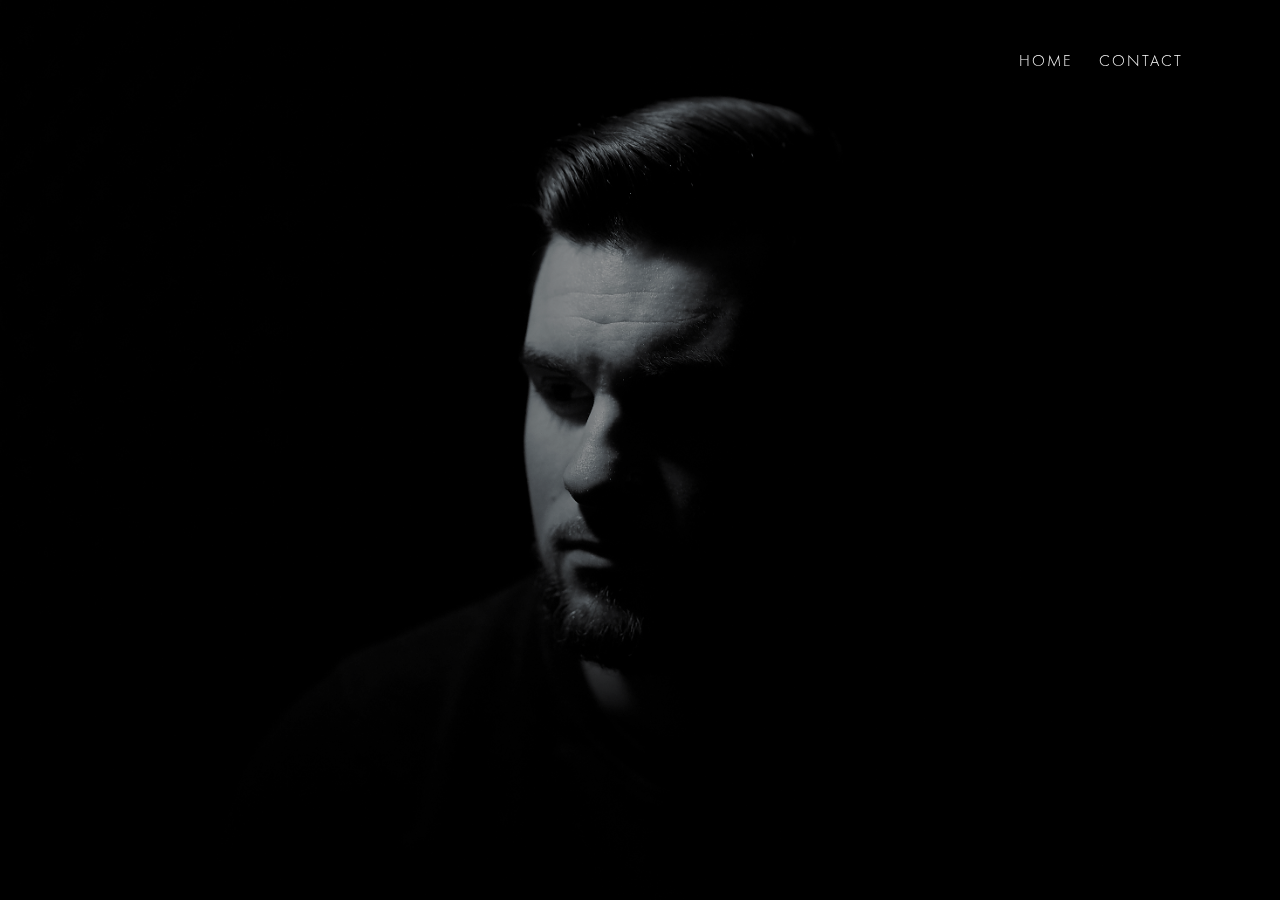
<file: one-music/index.html>
<!DOCTYPE html>
<html lang="en">

<head>
    <meta charset="UTF-8">
    <meta name="description" content="">
    <meta http-equiv="X-UA-Compatible" content="IE=edge">
    <meta name="viewport" content="width=device-width, initial-scale=1, shrink-to-fit=no">
    <!-- The above 4 meta tags *must* come first in the head; any other head content must come *after* these tags -->

    <!-- Title -->
    <title>One Music - Modern Music HTML5 Template</title>

    <!-- Favicon -->
    <link rel="icon" href="img/core-img/favicon.ico">

    <!-- Stylesheet -->
    <link rel="stylesheet" href="style.css">

</head>

<body class="noScroll">
    <!-- Preloader -->
    <div class="preloader d-flex align-items-center justify-content-center">
        <div class="circle-preloader">
            <img src="img/core-img/compact-disc.png" alt="">
        </div>
    </div>

    <!-- ##### Header Area Start ##### -->
    <header class="header-area">
        <!-- Navbar Area -->
        <div class="oneMusic-main-menu">
            <div class="classy-nav-container breakpoint-off">
                <div class="container">
                    <!-- Menu -->
                    <nav class="classy-navbar justify-content-end" id="oneMusicNav">

                        <!-- Nav brand -->
                        <!--<a href="index.html" class="nav-brand"><img src="img/core-img/logo.png" alt=""></a>-->

                        <!-- Navbar Toggler -->
                        <!--<div class="classy-navbar-toggler thinFont">-->
                            <!--<span class="navbarToggler"><span></span><span></span><span></span></span>-->
                        <!--</div>-->

                        <!-- Menu -->
                        <div class="classy-menu">

                            <!-- Close Button -->
                            <div class="classycloseIcon">
                                <div class="cross-wrap"><span class="top"></span><span class="bottom"></span></div>
                            </div>

                            <!-- Nav Start -->
                            <div class="classynav thinFont">
                                <ul>
                                    <li><a href="index.html">Home</a></li>
                                    <!--<li><a href="albums-store.html">Albums</a></li>-->
                                    <!--<li><a href="#">Pages</a>-->
                                        <!--<ul class="dropdown">-->
                                            <!--<li><a href="index.html">Home</a></li>-->
                                            <!--<li><a href="albums-store.html">Albums</a></li>-->
                                            <!--<li><a href="event.html">Events</a></li>-->
                                            <!--<li><a href="contact.html">News</a></li>-->
                                            <!--<li><a href="contactOld.html">Contact</a></li>-->
                                            <!--<li><a href="elements.html">Elements</a></li>-->
                                            <!--<li><a href="login.html">Login</a></li>-->
                                            <!--<li><a href="#">Dropdown</a>-->
                                                <!--<ul class="dropdown">-->
                                                    <!--<li><a href="#">Even Dropdown</a></li>-->
                                                    <!--<li><a href="#">Even Dropdown</a></li>-->
                                                    <!--<li><a href="#">Even Dropdown</a></li>-->
                                                    <!--<li><a href="#">Even Dropdown</a>-->
                                                        <!--<ul class="dropdown">-->
                                                            <!--<li><a href="#">Deeply Dropdown</a></li>-->
                                                            <!--<li><a href="#">Deeply Dropdown</a></li>-->
                                                            <!--<li><a href="#">Deeply Dropdown</a></li>-->
                                                            <!--<li><a href="#">Deeply Dropdown</a></li>-->
                                                            <!--<li><a href="#">Deeply Dropdown</a></li>-->
                                                        <!--</ul>-->
                                                    <!--</li>-->
                                                    <!--<li><a href="#">Even Dropdown</a></li>-->
                                                <!--</ul>-->
                                            <!--</li>-->
                                        <!--</ul>-->
                                    <!--</li>-->
                                    <!--<li><a href="event.html">Events</a></li>-->
                                    <li><a href="contact.html">Contact</a></li>
                                    <!--<li><a href="contactOld.html">Contact</a></li>-->
                                </ul>

                                <!--&lt;!&ndash; Login/Register & Cart Button &ndash;&gt;-->
                                <!--<div class="login-register-cart-button d-flex align-items-center">-->
                                    <!--&lt;!&ndash; Login/Register &ndash;&gt;-->
                                    <!--<div class="login-register-btn mr-50">-->
                                        <!--<a href="login.html" id="loginBtn">Login / Register</a>-->
                                    <!--</div>-->

                                    <!--&lt;!&ndash; Cart Button &ndash;&gt;-->
                                    <!--<div class="cart-btn">-->
                                        <!--<p><span class="icon-shopping-cart"></span> <span class="quantity">1</span></p>-->
                                    <!--</div>-->
                                <!--</div>-->
                            </div>
                            <!-- Nav End -->

                        </div>
                    </nav>
                </div>
            </div>
        </div>
    </header>
    <!-- ##### Header Area End ##### -->



    <!-- ##### Hero Area Start ##### -->
    <section class="hero-area">
        <div class="hero-slides owl-carousel">
            <!-- Single Hero Slide -->
            <div class="single-hero-slide d-flex align-items-center justify-content-center">
                <!-- Slide Img -->
                <div class="slide-img bg-img" style="background-image: url(img/bg-img/yaenu_03.jpg);"></div>
                <!-- Slide Content -->
                <div class="container">
                    <div class="row">
                        <div class="col-12">
                            <div class="hero-slides-content text-center">
                                <!--<h6 data-animation="fadeInUp" data-delay="100ms">Latest album</h6>-->
                                <!--<h2 class="curlyFont" data-animation="fadeInUp" data-delay="100ms">Yanik<span>Yanik</span></h2>-->
                                <!--<h2 class="curlyFont" data-animation="fadeInUp" data-delay="300ms">Zahnd<span>Zahnd</span></h2>-->
                                <!--<a data-animation="fadeInUp" data-delay="500ms" href="#" class="btn oneMusic-btn mt-50">Discover <i class="fa fa-angle-double-right"></i></a>-->
                            </div>
                        </div>
                    </div>
                </div>
            </div>

            <!-- Single Hero Slide -->
            <div class="single-hero-slide d-flex align-items-center justify-content-center">
                <!-- Slide Img -->
                <div class="slide-img bg-img" style="background-image: url(img/bg-img/studio1.jpg);"></div>
                <!-- Slide Content -->
                <div class="container">
                    <div class="row">
                        <div class="col-12">
                            <div class="hero-slides-content text-sm-left">
                                <h2 class="curlyFont" data-animation="fadeInUp" data-delay="100ms">Music<span>Music</span></h2>
                                <h2 class="curlyFont" data-animation="fadeInUp" data-delay="300ms">Production<span>Production</span></h2>
                                <!--<a data-animation="fadeInUp" data-delay="500ms" href="#" class="btn oneMusic-btn mt-50">Discover <i class="fa fa-angle-double-right"></i></a>-->
                            </div>
                        </div>
                    </div>
                </div>
            </div>

            <!-- Single Hero Slide -->
            <div class="single-hero-slide d-flex align-items-center justify-content-center">
                <!-- Slide Img -->
                <div class="slide-img bg-img" style="background-image: url(img/bg-img/yaenu3.jpg);"></div>
                <!-- Slide Content -->
                <div class="container">
                    <div class="row">
                        <div class="col-12">
                            <div class="hero-slides-content text-right">
                                <!--<h6 data-animation="fadeInUp" data-delay="100ms">Latest album</h6>-->
                                <h2 class="curlyFont" data-animation="fadeInUp" data-delay="100ms">Other<span>Other</span></h2>
                                <h2 class="curlyFont" data-animation="fadeInUp" data-delay="300ms">Stuff<span>Stuff</span></h2>
                                <!--<a data-animation="fadeInUp" data-delay="500ms" href="#" class="btn oneMusic-btn mt-50">Discover <i class="fa fa-angle-double-right"></i></a>-->
                            </div>
                        </div>
                    </div>
                </div>
            </div>
        </div>
    </section>
    <!-- ##### Hero Area End ##### -->

    <!--&lt;!&ndash; ##### Latest Albums Area Start ##### &ndash;&gt;-->
    <!--<section class="latest-albums-area section-padding-100">-->
        <!--<div class="container">-->
            <!--<div class="row">-->
                <!--<div class="col-12">-->
                    <!--<div class="section-heading style-2">-->
                        <!--<p>See what’s new</p>-->
                        <!--<h2>Latest Albums</h2>-->
                    <!--</div>-->
                <!--</div>-->
            <!--</div>-->
            <!--<div class="row justify-content-center">-->
                <!--<div class="col-12 col-lg-9">-->
                    <!--<div class="ablums-text text-center mb-70">-->
                        <!--<p>Nam tristique ex vel magna tincidunt, ut porta nisl finibus. Vivamus eu dolor eu quam varius rutrum. Fusce nec justo id sem aliquam fringilla nec non lacus. Suspendisse eget lobortis nisi, ac cursus odio. Vivamus nibh velit, rutrum at ipsum ac, dignissim iaculis ante. Donec in velit non elit pulvinar pellentesque et non eros.</p>-->
                    <!--</div>-->
                <!--</div>-->
            <!--</div>-->

            <!--<div class="row">-->
                <!--<div class="col-12">-->
                    <!--<div class="albums-slideshow owl-carousel">-->
                        <!--&lt;!&ndash; Single Album &ndash;&gt;-->
                        <!--<div class="single-album">-->
                            <!--<img src="img/bg-img/a1.jpg" alt="">-->
                            <!--<div class="album-info">-->
                                <!--<a href="#">-->
                                    <!--<h5>The Cure</h5>-->
                                <!--</a>-->
                                <!--<p>Second Song</p>-->
                            <!--</div>-->
                        <!--</div>-->

                        <!--&lt;!&ndash; Single Album &ndash;&gt;-->
                        <!--<div class="single-album">-->
                            <!--<img src="img/bg-img/a2.jpg" alt="">-->
                            <!--<div class="album-info">-->
                                <!--<a href="#">-->
                                    <!--<h5>Sam Smith</h5>-->
                                <!--</a>-->
                                <!--<p>Underground</p>-->
                            <!--</div>-->
                        <!--</div>-->

                        <!--&lt;!&ndash; Single Album &ndash;&gt;-->
                        <!--<div class="single-album">-->
                            <!--<img src="img/bg-img/a3.jpg" alt="">-->
                            <!--<div class="album-info">-->
                                <!--<a href="#">-->
                                    <!--<h5>Will I am</h5>-->
                                <!--</a>-->
                                <!--<p>First</p>-->
                            <!--</div>-->
                        <!--</div>-->

                        <!--&lt;!&ndash; Single Album &ndash;&gt;-->
                        <!--<div class="single-album">-->
                            <!--<img src="img/bg-img/a4.jpg" alt="">-->
                            <!--<div class="album-info">-->
                                <!--<a href="#">-->
                                    <!--<h5>The Cure</h5>-->
                                <!--</a>-->
                                <!--<p>Second Song</p>-->
                            <!--</div>-->
                        <!--</div>-->

                        <!--&lt;!&ndash; Single Album &ndash;&gt;-->
                        <!--<div class="single-album">-->
                            <!--<img src="img/bg-img/a5.jpg" alt="">-->
                            <!--<div class="album-info">-->
                                <!--<a href="#">-->
                                    <!--<h5>DJ SMITH</h5>-->
                                <!--</a>-->
                                <!--<p>The Album</p>-->
                            <!--</div>-->
                        <!--</div>-->

                        <!--&lt;!&ndash; Single Album &ndash;&gt;-->
                        <!--<div class="single-album">-->
                            <!--<img src="img/bg-img/a6.jpg" alt="">-->
                            <!--<div class="album-info">-->
                                <!--<a href="#">-->
                                    <!--<h5>The Ustopable</h5>-->
                                <!--</a>-->
                                <!--<p>Unplugged</p>-->
                            <!--</div>-->
                        <!--</div>-->

                        <!--&lt;!&ndash; Single Album &ndash;&gt;-->
                        <!--<div class="single-album">-->
                            <!--<img src="img/bg-img/a7.jpg" alt="">-->
                            <!--<div class="album-info">-->
                                <!--<a href="#">-->
                                    <!--<h5>Beyonce</h5>-->
                                <!--</a>-->
                                <!--<p>Songs</p>-->
                            <!--</div>-->
                        <!--</div>-->
                    <!--</div>-->
                <!--</div>-->
            <!--</div>-->
        <!--</div>-->
    <!--</section>-->
    <!--&lt;!&ndash; ##### Latest Albums Area End ##### &ndash;&gt;-->

    <!--&lt;!&ndash; ##### Buy Now Area Start ##### &ndash;&gt;-->
    <!--<section class="oneMusic-buy-now-area has-fluid bg-gray section-padding-100">-->
        <!--<div class="container-fluid">-->
            <!--<div class="row">-->
                <!--<div class="col-12">-->
                    <!--<div class="section-heading style-2">-->
                        <!--<p>See what’s new</p>-->
                        <!--<h2>Buy What’s New</h2>-->
                    <!--</div>-->
                <!--</div>-->
            <!--</div>-->

            <!--<div class="row">-->

                <!--&lt;!&ndash; Single Album Area &ndash;&gt;-->
                <!--<div class="col-12 col-sm-6 col-md-4 col-lg-2">-->
                    <!--<div class="single-album-area wow fadeInUp" data-wow-delay="100ms">-->
                        <!--<div class="album-thumb">-->
                            <!--<img src="img/bg-img/b1.jpg" alt="">-->
                            <!--&lt;!&ndash; Album Price &ndash;&gt;-->
                            <!--<div class="album-price">-->
                                <!--<p>$0.90</p>-->
                            <!--</div>-->
                            <!--&lt;!&ndash; Play Icon &ndash;&gt;-->
                            <!--<div class="play-icon">-->
                                <!--<a href="#" class="video&#45;&#45;play&#45;&#45;btn"><span class="icon-play-button"></span></a>-->
                            <!--</div>-->
                        <!--</div>-->
                        <!--<div class="album-info">-->
                            <!--<a href="#">-->
                                <!--<h5>Garage Band</h5>-->
                            <!--</a>-->
                            <!--<p>Radio Station</p>-->
                        <!--</div>-->
                    <!--</div>-->
                <!--</div>-->

                <!--&lt;!&ndash; Single Album Area &ndash;&gt;-->
                <!--<div class="col-12 col-sm-6 col-md-4 col-lg-2">-->
                    <!--<div class="single-album-area wow fadeInUp" data-wow-delay="200ms">-->
                        <!--<div class="album-thumb">-->
                            <!--<img src="img/bg-img/b2.jpg" alt="">-->
                        <!--</div>-->
                        <!--<div class="album-info">-->
                            <!--<a href="#">-->
                                <!--<h5>Noises</h5>-->
                            <!--</a>-->
                            <!--<p>Buble Gum</p>-->
                        <!--</div>-->
                    <!--</div>-->
                <!--</div>-->

                <!--&lt;!&ndash; Single Album Area &ndash;&gt;-->
                <!--<div class="col-12 col-sm-6 col-md-4 col-lg-2">-->
                    <!--<div class="single-album-area wow fadeInUp" data-wow-delay="300ms">-->
                        <!--<div class="album-thumb">-->
                            <!--<img src="img/bg-img/b3.jpg" alt="">-->
                        <!--</div>-->
                        <!--<div class="album-info">-->
                            <!--<a href="#">-->
                                <!--<h5>Jess Parker</h5>-->
                            <!--</a>-->
                            <!--<p>The Album</p>-->
                        <!--</div>-->
                    <!--</div>-->
                <!--</div>-->

                <!--&lt;!&ndash; Single Album Area &ndash;&gt;-->
                <!--<div class="col-12 col-sm-6 col-md-4 col-lg-2">-->
                    <!--<div class="single-album-area wow fadeInUp" data-wow-delay="400ms">-->
                        <!--<div class="album-thumb">-->
                            <!--<img src="img/bg-img/b4.jpg" alt="">-->
                        <!--</div>-->
                        <!--<div class="album-info">-->
                            <!--<a href="#">-->
                                <!--<h5>Noises</h5>-->
                            <!--</a>-->
                            <!--<p>Buble Gum</p>-->
                        <!--</div>-->
                    <!--</div>-->
                <!--</div>-->

                <!--&lt;!&ndash; Single Album Area &ndash;&gt;-->
                <!--<div class="col-12 col-sm-6 col-md-4 col-lg-2">-->
                    <!--<div class="single-album-area wow fadeInUp" data-wow-delay="500ms">-->
                        <!--<div class="album-thumb">-->
                            <!--<img src="img/bg-img/b1.jpg" alt="">-->
                            <!--&lt;!&ndash; Album Price &ndash;&gt;-->
                            <!--<div class="album-price">-->
                                <!--<p>$0.90</p>-->
                            <!--</div>-->
                            <!--&lt;!&ndash; Play Icon &ndash;&gt;-->
                            <!--<div class="play-icon">-->
                                <!--<a href="#" class="video&#45;&#45;play&#45;&#45;btn"><span class="icon-play-button"></span></a>-->
                            <!--</div>-->
                        <!--</div>-->
                        <!--<div class="album-info">-->
                            <!--<a href="#">-->
                                <!--<h5>Garage Band</h5>-->
                            <!--</a>-->
                            <!--<p>Radio Station</p>-->
                        <!--</div>-->
                    <!--</div>-->
                <!--</div>-->

                <!--&lt;!&ndash; Single Album Area &ndash;&gt;-->
                <!--<div class="col-12 col-sm-6 col-md-4 col-lg-2">-->
                    <!--<div class="single-album-area wow fadeInUp" data-wow-delay="600ms">-->
                        <!--<div class="album-thumb">-->
                            <!--<img src="img/bg-img/b2.jpg" alt="">-->
                        <!--</div>-->
                        <!--<div class="album-info">-->
                            <!--<a href="#">-->
                                <!--<h5>Noises</h5>-->
                            <!--</a>-->
                            <!--<p>Buble Gum</p>-->
                        <!--</div>-->
                    <!--</div>-->
                <!--</div>-->

                <!--&lt;!&ndash; Single Album Area &ndash;&gt;-->
                <!--<div class="col-12 col-sm-6 col-md-4 col-lg-2">-->
                    <!--<div class="single-album-area wow fadeInUp" data-wow-delay="100ms">-->
                        <!--<div class="album-thumb">-->
                            <!--<img src="img/bg-img/b3.jpg" alt="">-->
                        <!--</div>-->
                        <!--<div class="album-info">-->
                            <!--<a href="#">-->
                                <!--<h5>Jess Parker</h5>-->
                            <!--</a>-->
                            <!--<p>The Album</p>-->
                        <!--</div>-->
                    <!--</div>-->
                <!--</div>-->

                <!--&lt;!&ndash; Single Album Area &ndash;&gt;-->
                <!--<div class="col-12 col-sm-6 col-md-4 col-lg-2">-->
                    <!--<div class="single-album-area wow fadeInUp" data-wow-delay="200ms">-->
                        <!--<div class="album-thumb">-->
                            <!--<img src="img/bg-img/b4.jpg" alt="">-->
                        <!--</div>-->
                        <!--<div class="album-info">-->
                            <!--<a href="#">-->
                                <!--<h5>Noises</h5>-->
                            <!--</a>-->
                            <!--<p>Buble Gum</p>-->
                        <!--</div>-->
                    <!--</div>-->
                <!--</div>-->

                <!--&lt;!&ndash; Single Album Area &ndash;&gt;-->
                <!--<div class="col-12 col-sm-6 col-md-4 col-lg-2">-->
                    <!--<div class="single-album-area wow fadeInUp" data-wow-delay="300ms">-->
                        <!--<div class="album-thumb">-->
                            <!--<img src="img/bg-img/b1.jpg" alt="">-->
                            <!--&lt;!&ndash; Album Price &ndash;&gt;-->
                            <!--<div class="album-price">-->
                                <!--<p>$0.90</p>-->
                            <!--</div>-->
                            <!--&lt;!&ndash; Play Icon &ndash;&gt;-->
                            <!--<div class="play-icon">-->
                                <!--<a href="#" class="video&#45;&#45;play&#45;&#45;btn"><span class="icon-play-button"></span></a>-->
                            <!--</div>-->
                        <!--</div>-->
                        <!--<div class="album-info">-->
                            <!--<a href="#">-->
                                <!--<h5>Garage Band</h5>-->
                            <!--</a>-->
                            <!--<p>Radio Station</p>-->
                        <!--</div>-->
                    <!--</div>-->
                <!--</div>-->

                <!--&lt;!&ndash; Single Album Area &ndash;&gt;-->
                <!--<div class="col-12 col-sm-6 col-md-4 col-lg-2">-->
                    <!--<div class="single-album-area wow fadeInUp" data-wow-delay="400ms">-->
                        <!--<div class="album-thumb">-->
                            <!--<img src="img/bg-img/b2.jpg" alt="">-->
                        <!--</div>-->
                        <!--<div class="album-info">-->
                            <!--<a href="#">-->
                                <!--<h5>Noises</h5>-->
                            <!--</a>-->
                            <!--<p>Buble Gum</p>-->
                        <!--</div>-->
                    <!--</div>-->
                <!--</div>-->

                <!--&lt;!&ndash; Single Album Area &ndash;&gt;-->
                <!--<div class="col-12 col-sm-6 col-md-4 col-lg-2">-->
                    <!--<div class="single-album-area wow fadeInUp" data-wow-delay="500ms">-->
                        <!--<div class="album-thumb">-->
                            <!--<img src="img/bg-img/b3.jpg" alt="">-->
                        <!--</div>-->
                        <!--<div class="album-info">-->
                            <!--<a href="#">-->
                                <!--<h5>Jess Parker</h5>-->
                            <!--</a>-->
                            <!--<p>The Album</p>-->
                        <!--</div>-->
                    <!--</div>-->
                <!--</div>-->

                <!--&lt;!&ndash; Single Album Area &ndash;&gt;-->
                <!--<div class="col-12 col-sm-6 col-md-4 col-lg-2">-->
                    <!--<div class="single-album-area wow fadeInUp" data-wow-delay="600ms">-->
                        <!--<div class="album-thumb">-->
                            <!--<img src="img/bg-img/b4.jpg" alt="">-->
                        <!--</div>-->
                        <!--<div class="album-info">-->
                            <!--<a href="#">-->
                                <!--<h5>Noises</h5>-->
                            <!--</a>-->
                            <!--<p>Buble Gum</p>-->
                        <!--</div>-->
                    <!--</div>-->
                <!--</div>-->

            <!--</div>-->

            <!--<div class="row">-->
                <!--<div class="col-12">-->
                    <!--<div class="load-more-btn text-center wow fadeInUp" data-wow-delay="300ms">-->
                        <!--<a href="#" class="btn oneMusic-btn">Load More <i class="fa fa-angle-double-right"></i></a>-->
                    <!--</div>-->
                <!--</div>-->
            <!--</div>-->
        <!--</div>-->
    <!--</section>-->
    <!--&lt;!&ndash; ##### Buy Now Area End ##### &ndash;&gt;-->

    <!--&lt;!&ndash; ##### Featured Artist Area Start ##### &ndash;&gt;-->
    <!--<section class="featured-artist-area section-padding-100 bg-img bg-overlay bg-fixed" style="background-image: url(img/bg-img/bg-4.jpg);">-->
        <!--<div class="container">-->
            <!--<div class="row align-items-end">-->
                <!--<div class="col-12 col-md-5 col-lg-4">-->
                    <!--<div class="featured-artist-thumb">-->
                        <!--<img src="img/bg-img/fa.jpg" alt="">-->
                    <!--</div>-->
                <!--</div>-->
                <!--<div class="col-12 col-md-7 col-lg-8">-->
                    <!--<div class="featured-artist-content">-->
                        <!--&lt;!&ndash; Section Heading &ndash;&gt;-->
                        <!--<div class="section-heading white text-left mb-30">-->
                            <!--<p>See what’s new</p>-->
                            <!--<h2>Buy What’s New</h2>-->
                        <!--</div>-->
                        <!--<p>Nam tristique ex vel magna tincidunt, ut porta nisl finibus. Vivamus eu dolor eu quam varius rutrum. Fusce nec justo id sem aliquam fringilla nec non lacus. Suspendisse eget lobortis nisi, ac cursus odio. Vivamus nibh velit, rutrum at ipsum ac, dignissim iaculis ante. Donec in velit non elit pulvinar pellentesque et non eros.</p>-->
                        <!--<div class="song-play-area">-->
                            <!--<div class="song-name">-->
                                <!--<p>01. Main Hit Song</p>-->
                            <!--</div>-->
                            <!--<audio preload="auto" controls>-->
                                <!--<source src="audio/dummy-audio.mp3">-->
                            <!--</audio>-->
                        <!--</div>-->
                    <!--</div>-->
                <!--</div>-->
            <!--</div>-->
        <!--</div>-->
    <!--</section>-->
    <!--&lt;!&ndash; ##### Featured Artist Area End ##### &ndash;&gt;-->

    <!--&lt;!&ndash; ##### Miscellaneous Area Start ##### &ndash;&gt;-->
    <!--<section class="miscellaneous-area section-padding-100-0">-->
        <!--<div class="container">-->
            <!--<div class="row">-->
                <!--&lt;!&ndash; ***** Weeks Top ***** &ndash;&gt;-->
                <!--<div class="col-12 col-lg-4">-->
                    <!--<div class="weeks-top-area mb-100">-->
                        <!--<div class="section-heading text-left mb-50 wow fadeInUp" data-wow-delay="50ms">-->
                            <!--<p>See what’s new</p>-->
                            <!--<h2>This week’s top</h2>-->
                        <!--</div>-->

                        <!--&lt;!&ndash; Single Top Item &ndash;&gt;-->
                        <!--<div class="single-top-item d-flex wow fadeInUp" data-wow-delay="100ms">-->
                            <!--<div class="thumbnail">-->
                                <!--<img src="img/bg-img/wt1.jpg" alt="">-->
                            <!--</div>-->
                            <!--<div class="content-">-->
                                <!--<h6>Sam Smith</h6>-->
                                <!--<p>Underground</p>-->
                            <!--</div>-->
                        <!--</div>-->

                        <!--&lt;!&ndash; Single Top Item &ndash;&gt;-->
                        <!--<div class="single-top-item d-flex wow fadeInUp" data-wow-delay="150ms">-->
                            <!--<div class="thumbnail">-->
                                <!--<img src="img/bg-img/wt2.jpg" alt="">-->
                            <!--</div>-->
                            <!--<div class="content-">-->
                                <!--<h6>Power Play</h6>-->
                                <!--<p>In my mind</p>-->
                            <!--</div>-->
                        <!--</div>-->

                        <!--&lt;!&ndash; Single Top Item &ndash;&gt;-->
                        <!--<div class="single-top-item d-flex wow fadeInUp" data-wow-delay="200ms">-->
                            <!--<div class="thumbnail">-->
                                <!--<img src="img/bg-img/wt3.jpg" alt="">-->
                            <!--</div>-->
                            <!--<div class="content-">-->
                                <!--<h6>Cristinne Smith</h6>-->
                                <!--<p>My Music</p>-->
                            <!--</div>-->
                        <!--</div>-->

                        <!--&lt;!&ndash; Single Top Item &ndash;&gt;-->
                        <!--<div class="single-top-item d-flex wow fadeInUp" data-wow-delay="250ms">-->
                            <!--<div class="thumbnail">-->
                                <!--<img src="img/bg-img/wt4.jpg" alt="">-->
                            <!--</div>-->
                            <!--<div class="content-">-->
                                <!--<h6>The Music Band</h6>-->
                                <!--<p>Underground</p>-->
                            <!--</div>-->
                        <!--</div>-->

                        <!--&lt;!&ndash; Single Top Item &ndash;&gt;-->
                        <!--<div class="single-top-item d-flex wow fadeInUp" data-wow-delay="300ms">-->
                            <!--<div class="thumbnail">-->
                                <!--<img src="img/bg-img/wt5.jpg" alt="">-->
                            <!--</div>-->
                            <!--<div class="content-">-->
                                <!--<h6>Creative Lyrics</h6>-->
                                <!--<p>Songs and stuff</p>-->
                            <!--</div>-->
                        <!--</div>-->

                        <!--&lt;!&ndash; Single Top Item &ndash;&gt;-->
                        <!--<div class="single-top-item d-flex wow fadeInUp" data-wow-delay="350ms">-->
                            <!--<div class="thumbnail">-->
                                <!--<img src="img/bg-img/wt6.jpg" alt="">-->
                            <!--</div>-->
                            <!--<div class="content-">-->
                                <!--<h6>The Culture</h6>-->
                                <!--<p>Pop Songs</p>-->
                            <!--</div>-->
                        <!--</div>-->

                    <!--</div>-->
                <!--</div>-->

                <!--&lt;!&ndash; ***** New Hits Songs ***** &ndash;&gt;-->
                <!--<div class="col-12 col-lg-4">-->
                    <!--<div class="new-hits-area mb-100">-->
                        <!--<div class="section-heading text-left mb-50 wow fadeInUp" data-wow-delay="50ms">-->
                            <!--<p>See what’s new</p>-->
                            <!--<h2>New Hits</h2>-->
                        <!--</div>-->

                        <!--&lt;!&ndash; Single Top Item &ndash;&gt;-->
                        <!--<div class="single-new-item d-flex align-items-center justify-content-between wow fadeInUp" data-wow-delay="100ms">-->
                            <!--<div class="first-part d-flex align-items-center">-->
                                <!--<div class="thumbnail">-->
                                    <!--<img src="img/bg-img/wt7.jpg" alt="">-->
                                <!--</div>-->
                                <!--<div class="content-">-->
                                    <!--<h6>Sam Smith</h6>-->
                                    <!--<p>Underground</p>-->
                                <!--</div>-->
                            <!--</div>-->
                            <!--<audio preload="auto" controls>-->
                                <!--<source src="audio/dummy-audio.mp3">-->
                            <!--</audio>-->
                        <!--</div>-->

                        <!--&lt;!&ndash; Single Top Item &ndash;&gt;-->
                        <!--<div class="single-new-item d-flex align-items-center justify-content-between wow fadeInUp" data-wow-delay="150ms">-->
                            <!--<div class="first-part d-flex align-items-center">-->
                                <!--<div class="thumbnail">-->
                                    <!--<img src="img/bg-img/wt8.jpg" alt="">-->
                                <!--</div>-->
                                <!--<div class="content-">-->
                                    <!--<h6>Power Play</h6>-->
                                    <!--<p>In my mind</p>-->
                                <!--</div>-->
                            <!--</div>-->
                            <!--<audio preload="auto" controls>-->
                                <!--<source src="audio/dummy-audio.mp3">-->
                            <!--</audio>-->
                        <!--</div>-->

                        <!--&lt;!&ndash; Single Top Item &ndash;&gt;-->
                        <!--<div class="single-new-item d-flex align-items-center justify-content-between wow fadeInUp" data-wow-delay="200ms">-->
                            <!--<div class="first-part d-flex align-items-center">-->
                                <!--<div class="thumbnail">-->
                                    <!--<img src="img/bg-img/wt9.jpg" alt="">-->
                                <!--</div>-->
                                <!--<div class="content-">-->
                                    <!--<h6>Cristinne Smith</h6>-->
                                    <!--<p>My Music</p>-->
                                <!--</div>-->
                            <!--</div>-->
                            <!--<audio preload="auto" controls>-->
                                <!--<source src="audio/dummy-audio.mp3">-->
                            <!--</audio>-->
                        <!--</div>-->

                        <!--&lt;!&ndash; Single Top Item &ndash;&gt;-->
                        <!--<div class="single-new-item d-flex align-items-center justify-content-between wow fadeInUp" data-wow-delay="250ms">-->
                            <!--<div class="first-part d-flex align-items-center">-->
                                <!--<div class="thumbnail">-->
                                    <!--<img src="img/bg-img/wt10.jpg" alt="">-->
                                <!--</div>-->
                                <!--<div class="content-">-->
                                    <!--<h6>The Music Band</h6>-->
                                    <!--<p>Underground</p>-->
                                <!--</div>-->
                            <!--</div>-->
                            <!--<audio preload="auto" controls>-->
                                <!--<source src="audio/dummy-audio.mp3">-->
                            <!--</audio>-->
                        <!--</div>-->

                        <!--&lt;!&ndash; Single Top Item &ndash;&gt;-->
                        <!--<div class="single-new-item d-flex align-items-center justify-content-between wow fadeInUp" data-wow-delay="300ms">-->
                            <!--<div class="first-part d-flex align-items-center">-->
                                <!--<div class="thumbnail">-->
                                    <!--<img src="img/bg-img/wt11.jpg" alt="">-->
                                <!--</div>-->
                                <!--<div class="content-">-->
                                    <!--<h6>Creative Lyrics</h6>-->
                                    <!--<p>Songs and stuff</p>-->
                                <!--</div>-->
                            <!--</div>-->
                            <!--<audio preload="auto" controls>-->
                                <!--<source src="audio/dummy-audio.mp3">-->
                            <!--</audio>-->
                        <!--</div>-->

                        <!--&lt;!&ndash; Single Top Item &ndash;&gt;-->
                        <!--<div class="single-new-item d-flex align-items-center justify-content-between wow fadeInUp" data-wow-delay="350ms">-->
                            <!--<div class="first-part d-flex align-items-center">-->
                                <!--<div class="thumbnail">-->
                                    <!--<img src="img/bg-img/wt12.jpg" alt="">-->
                                <!--</div>-->
                                <!--<div class="content-">-->
                                    <!--<h6>The Culture</h6>-->
                                    <!--<p>Pop Songs</p>-->
                                <!--</div>-->
                            <!--</div>-->
                            <!--<audio preload="auto" controls>-->
                                <!--<source src="audio/dummy-audio.mp3">-->
                            <!--</audio>-->
                        <!--</div>-->
                    <!--</div>-->
                <!--</div>-->

                <!--&lt;!&ndash; ***** Popular Artists ***** &ndash;&gt;-->
                <!--<div class="col-12 col-lg-4">-->
                    <!--<div class="popular-artists-area mb-100">-->
                        <!--<div class="section-heading text-left mb-50 wow fadeInUp" data-wow-delay="50ms">-->
                            <!--<p>See what’s new</p>-->
                            <!--<h2>Popular Artist</h2>-->
                        <!--</div>-->

                        <!--&lt;!&ndash; Single Artist &ndash;&gt;-->
                        <!--<div class="single-artists d-flex align-items-center wow fadeInUp" data-wow-delay="100ms">-->
                            <!--<div class="thumbnail">-->
                                <!--<img src="img/bg-img/pa1.jpg" alt="">-->
                            <!--</div>-->
                            <!--<div class="content-">-->
                                <!--<p>Sam Smith</p>-->
                            <!--</div>-->
                        <!--</div>-->

                        <!--&lt;!&ndash; Single Artist &ndash;&gt;-->
                        <!--<div class="single-artists d-flex align-items-center wow fadeInUp" data-wow-delay="150ms">-->
                            <!--<div class="thumbnail">-->
                                <!--<img src="img/bg-img/pa2.jpg" alt="">-->
                            <!--</div>-->
                            <!--<div class="content-">-->
                                <!--<p>William Parker</p>-->
                            <!--</div>-->
                        <!--</div>-->

                        <!--&lt;!&ndash; Single Artist &ndash;&gt;-->
                        <!--<div class="single-artists d-flex align-items-center wow fadeInUp" data-wow-delay="200ms">-->
                            <!--<div class="thumbnail">-->
                                <!--<img src="img/bg-img/pa3.jpg" alt="">-->
                            <!--</div>-->
                            <!--<div class="content-">-->
                                <!--<p>Jessica Walsh</p>-->
                            <!--</div>-->
                        <!--</div>-->

                        <!--&lt;!&ndash; Single Artist &ndash;&gt;-->
                        <!--<div class="single-artists d-flex align-items-center wow fadeInUp" data-wow-delay="250ms">-->
                            <!--<div class="thumbnail">-->
                                <!--<img src="img/bg-img/pa4.jpg" alt="">-->
                            <!--</div>-->
                            <!--<div class="content-">-->
                                <!--<p>Tha Stoves</p>-->
                            <!--</div>-->
                        <!--</div>-->

                        <!--&lt;!&ndash; Single Artist &ndash;&gt;-->
                        <!--<div class="single-artists d-flex align-items-center wow fadeInUp" data-wow-delay="300ms">-->
                            <!--<div class="thumbnail">-->
                                <!--<img src="img/bg-img/pa5.jpg" alt="">-->
                            <!--</div>-->
                            <!--<div class="content-">-->
                                <!--<p>DJ Ajay</p>-->
                            <!--</div>-->
                        <!--</div>-->

                        <!--&lt;!&ndash; Single Artist &ndash;&gt;-->
                        <!--<div class="single-artists d-flex align-items-center wow fadeInUp" data-wow-delay="350ms">-->
                            <!--<div class="thumbnail">-->
                                <!--<img src="img/bg-img/pa6.jpg" alt="">-->
                            <!--</div>-->
                            <!--<div class="content-">-->
                                <!--<p>Radio Vibez</p>-->
                            <!--</div>-->
                        <!--</div>-->

                        <!--&lt;!&ndash; Single Artist &ndash;&gt;-->
                        <!--<div class="single-artists d-flex align-items-center wow fadeInUp" data-wow-delay="400ms">-->
                            <!--<div class="thumbnail">-->
                                <!--<img src="img/bg-img/pa7.jpg" alt="">-->
                            <!--</div>-->
                            <!--<div class="content-">-->
                                <!--<p>Music 4u</p>-->
                            <!--</div>-->
                        <!--</div>-->

                    <!--</div>-->
                <!--</div>-->
            <!--</div>-->
        <!--</div>-->
    <!--</section>-->
    <!--&lt;!&ndash; ##### Miscellaneous Area End ##### &ndash;&gt;-->

    <!--&lt;!&ndash; ##### Contact Area Start ##### &ndash;&gt;-->
    <!--<section class="contact-area section-padding-100 bg-img bg-overlay bg-fixed has-bg-img" style="background-image: url(img/bg-img/bg-2.jpg);">-->
        <!--<div class="container">-->
            <!--<div class="row">-->
                <!--<div class="col-12">-->
                    <!--<div class="section-heading white wow fadeInUp" data-wow-delay="100ms">-->
                        <!--<p>See what’s new</p>-->
                        <!--<h2>Get In Touch</h2>-->
                    <!--</div>-->
                <!--</div>-->
            <!--</div>-->

            <!--<div class="row">-->
                <!--<div class="col-12">-->
                    <!--&lt;!&ndash; Contact Form Area &ndash;&gt;-->
                    <!--<div class="contact-form-area">-->
                        <!--<form action="#" method="post">-->
                            <!--<div class="row">-->
                                <!--<div class="col-md-6 col-lg-4">-->
                                    <!--<div class="form-group wow fadeInUp" data-wow-delay="100ms">-->
                                        <!--<input type="text" class="form-control" id="name" placeholder="Name">-->
                                    <!--</div>-->
                                <!--</div>-->
                                <!--<div class="col-md-6 col-lg-4">-->
                                    <!--<div class="form-group wow fadeInUp" data-wow-delay="200ms">-->
                                        <!--<input type="email" class="form-control" id="email" placeholder="E-mail">-->
                                    <!--</div>-->
                                <!--</div>-->
                                <!--<div class="col-lg-4">-->
                                    <!--<div class="form-group wow fadeInUp" data-wow-delay="300ms">-->
                                        <!--<input type="text" class="form-control" id="subject" placeholder="Subject">-->
                                    <!--</div>-->
                                <!--</div>-->
                                <!--<div class="col-12">-->
                                    <!--<div class="form-group wow fadeInUp" data-wow-delay="400ms">-->
                                        <!--<textarea name="message" class="form-control" id="message" cols="30" rows="10" placeholder="Message"></textarea>-->
                                    <!--</div>-->
                                <!--</div>-->
                                <!--<div class="col-12 text-center wow fadeInUp" data-wow-delay="500ms">-->
                                    <!--<button class="btn oneMusic-btn mt-30" type="submit">Send <i class="fa fa-angle-double-right"></i></button>-->
                                <!--</div>-->
                            <!--</div>-->
                        <!--</form>-->
                    <!--</div>-->
                <!--</div>-->
            <!--</div>-->
        <!--</div>-->
    <!--</section>-->
    <!--&lt;!&ndash; ##### Contact Area End ##### &ndash;&gt;-->

    <!-- ##### Footer Area Start ##### -->
    <!--<footer class="footer-area">-->
        <!--<div class="container">-->
            <!--<div class="row d-flex flex-wrap align-items-center">-->
                <!--<div class="col-12 col-md-6">-->
                    <!--<a href="#"><img src="img/core-img/logo.png" alt=""></a>-->
                    <!--<p class="copywrite-text"><a href="#">&lt;!&ndash; Link back to Colorlib can't be removed. Template is licensed under CC BY 3.0. &ndash;&gt;-->
<!--Copyright &copy;<script>document.write(new Date().getFullYear());</script> All rights reserved | This template is made with <i class="fa fa-heart-o" aria-hidden="true"></i> by <a href="https://colorlib.com" target="_blank">Colorlib</a>-->
                        <!--&lt;!&ndash; Link back to Colorlib can't be removed. Template is licensed under CC BY 3.0. &ndash;&gt;</a></p>-->
                <!--</div>-->

                <!--&lt;!&ndash;<div class="col-12 col-md-6">&ndash;&gt;-->
                    <!--&lt;!&ndash;<div class="footer-nav">&ndash;&gt;-->
                        <!--&lt;!&ndash;<ul>&ndash;&gt;-->
                            <!--&lt;!&ndash;<li><a href="#">Home</a></li>&ndash;&gt;-->
                            <!--&lt;!&ndash;<li><a href="#">Albums</a></li>&ndash;&gt;-->
                            <!--&lt;!&ndash;<li><a href="#">Events</a></li>&ndash;&gt;-->
                            <!--&lt;!&ndash;<li><a href="#">News</a></li>&ndash;&gt;-->
                            <!--&lt;!&ndash;<li><a href="#">Contact</a></li>&ndash;&gt;-->
                        <!--&lt;!&ndash;</ul>&ndash;&gt;-->
                    <!--&lt;!&ndash;</div>&ndash;&gt;-->
                <!--&lt;!&ndash;</div>&ndash;&gt;-->
            <!--</div>-->
        <!--</div>-->
    <!--</footer>-->
    <!-- ##### Footer Area Start ##### -->

    <!-- ##### All Javascript Script ##### -->
    <!-- jQuery-2.2.4 js -->
    <script src="js/jquery/jquery-2.2.4.min.js"></script>
    <!-- Popper js -->
    <script src="js/bootstrap/popper.min.js"></script>
    <!-- Bootstrap js -->
    <script src="js/bootstrap/bootstrap.min.js"></script>
    <!-- All Plugins js -->
    <script src="js/plugins/plugins.js"></script>
    <!-- Active js -->
    <script src="js/active.js"></script>
</body>

</html>
</file>
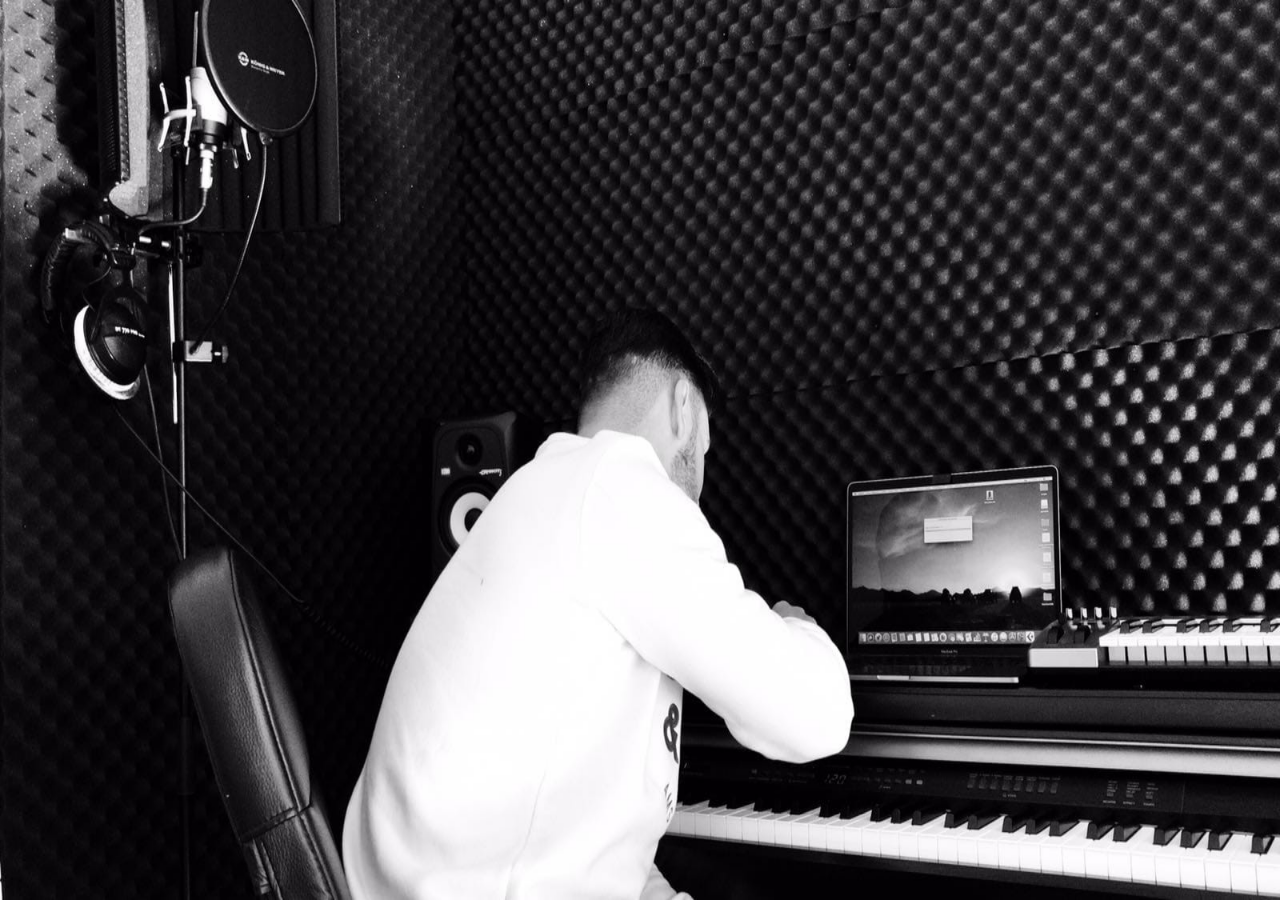
<file: Test/index.html>
<!DOCTYPE html>
<html lang="en">
<head>
    <meta charset="UTF-8">
    <title>Title</title>
    <link rel="stylesheet" href="css/style.css">
</head>
<body>
<div id="slideshow">
    <div>
        <img class="bg-img" src="../one-music/img/bg-img/yaenu1.jpeg">
    </div>
    <div>
        <img class="bg-img" src="../one-music/img/bg-img/yaenu2.jpg">
    </div>
    <div>
        <img class="bg-img" src="../one-music/img/bg-img/yaenu3.jpg">
    </div>

</div>

<script src="https://cdnjs.cloudflare.com/ajax/libs/jquery/3.1.0/jquery.min.js"></script>
<script src="js/main.js"></script>
</body>
</html>
</file>
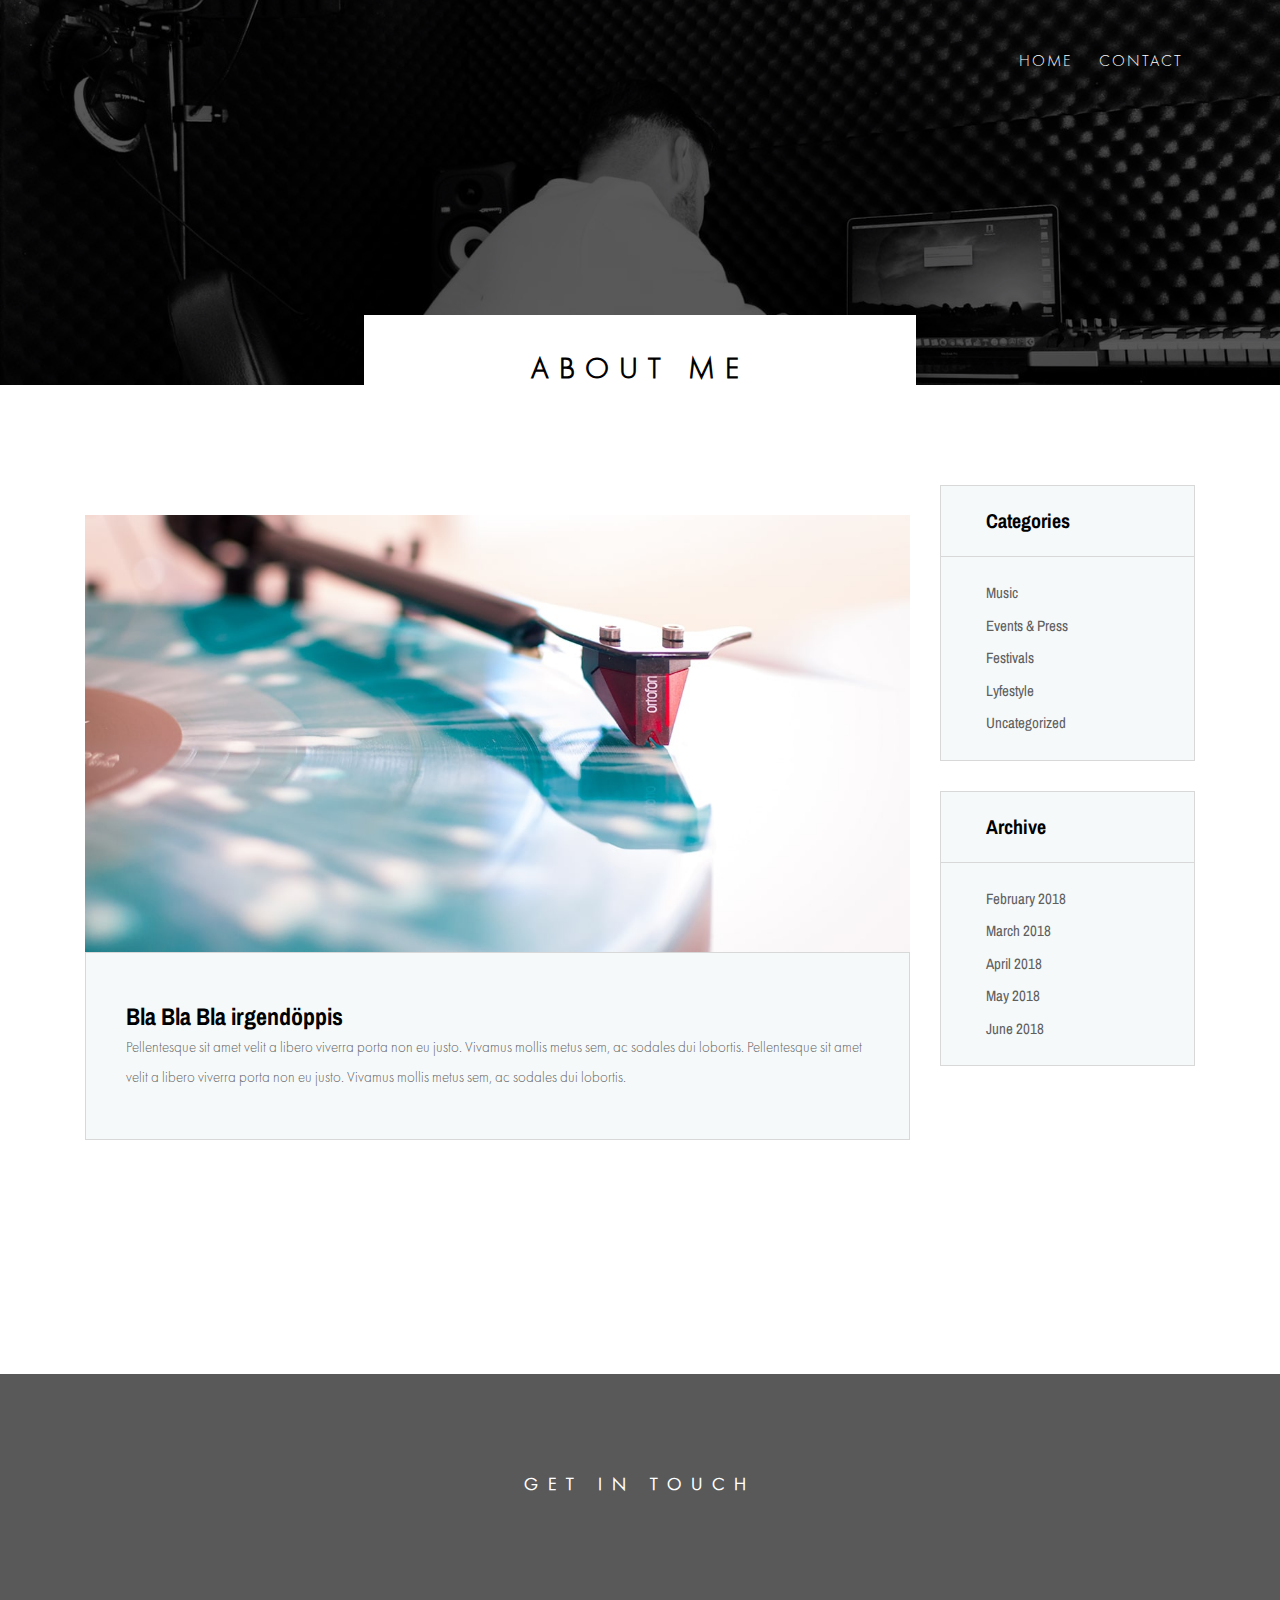
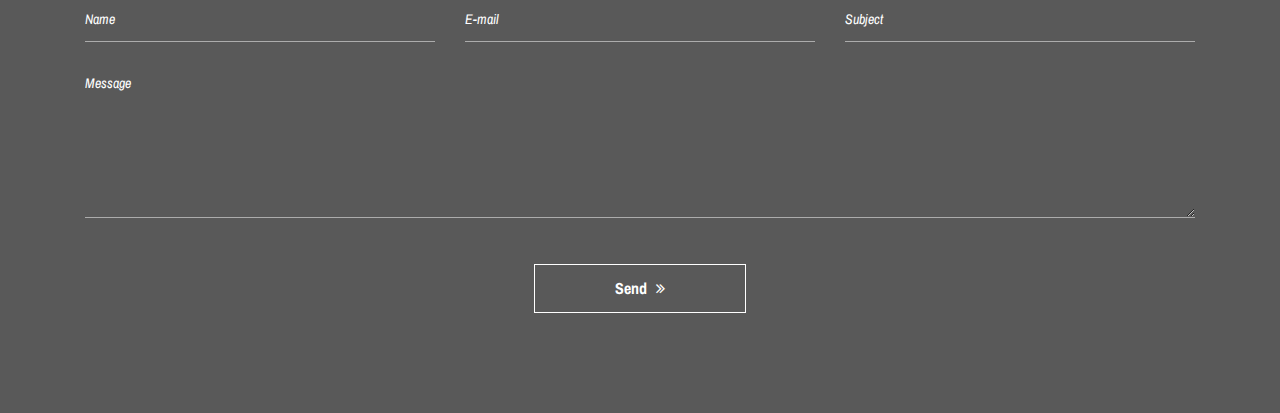
<file: one-music/contact.html>
<!DOCTYPE html>
<html lang="en">

<head>
    <meta charset="UTF-8">
    <meta name="description" content="">
    <meta http-equiv="X-UA-Compatible" content="IE=edge">
    <meta name="viewport" content="width=device-width, initial-scale=1, shrink-to-fit=no">
    <!-- The above 4 meta tags *must* come first in the head; any other head content must come *after* these tags -->

    <!-- Title -->
    <title>One Music - Modern Music HTML5 Template</title>

    <!-- Favicon -->
    <link rel="icon" href="img/core-img/favicon.ico">

    <!-- Stylesheet -->
    <link rel="stylesheet" href="style.css">

</head>

<body>
    <!-- Preloader -->
    <div class="preloader d-flex align-items-center justify-content-center">
        <div class="lds-ellipsis">
            <div></div>
            <div></div>
            <div></div>
            <div></div>
        </div>
    </div>

    <!-- ##### Header Area Start ##### -->
    <header class="header-area">
        <!-- Navbar Area -->
        <div class="oneMusic-main-menu">
            <div class="classy-nav-container breakpoint-off">
                <div class="container">
                    <!-- Menu -->
                    <nav class="classy-navbar justify-content-end" id="oneMusicNav">

                        <!-- Nav brand -->
                        <!--<a href="index.html" class="nav-brand"><img src="img/core-img/logo.png" alt=""></a>-->

                        <!-- Navbar Toggler -->
                        <div class="classy-navbar-toggler">
                            <span class="navbarToggler"><span></span><span></span><span></span></span>
                        </div>

                        <!-- Menu -->
                        <div class="classy-menu">

                            <!-- Close Button -->
                            <div class="classycloseIcon">
                                <div class="cross-wrap"><span class="top"></span><span class="bottom"></span></div>
                            </div>

                            <!-- Nav Start -->
                            <div class="classynav thinFont">
                                <ul>
                                    <li><a href="index.html">Home</a></li>
                                    <!--<li><a href="albums-store.html">Albums</a></li>-->
                                    <!--<li><a href="#">Pages</a>-->
                                    <!--<ul class="dropdown">-->
                                    <!--<li><a href="index.html">Home</a></li>-->
                                    <!--<li><a href="albums-store.html">Albums</a></li>-->
                                    <!--<li><a href="event.html">Events</a></li>-->
                                    <!--<li><a href="contact.html">News</a></li>-->
                                    <!--<li><a href="contactOld.html">Contact</a></li>-->
                                    <!--<li><a href="elements.html">Elements</a></li>-->
                                    <!--<li><a href="login.html">Login</a></li>-->
                                    <!--<li><a href="#">Dropdown</a>-->
                                    <!--<ul class="dropdown">-->
                                    <!--<li><a href="#">Even Dropdown</a></li>-->
                                    <!--<li><a href="#">Even Dropdown</a></li>-->
                                    <!--<li><a href="#">Even Dropdown</a></li>-->
                                    <!--<li><a href="#">Even Dropdown</a>-->
                                    <!--<ul class="dropdown">-->
                                    <!--<li><a href="#">Deeply Dropdown</a></li>-->
                                    <!--<li><a href="#">Deeply Dropdown</a></li>-->
                                    <!--<li><a href="#">Deeply Dropdown</a></li>-->
                                    <!--<li><a href="#">Deeply Dropdown</a></li>-->
                                    <!--<li><a href="#">Deeply Dropdown</a></li>-->
                                    <!--</ul>-->
                                    <!--</li>-->
                                    <!--<li><a href="#">Even Dropdown</a></li>-->
                                    <!--</ul>-->
                                    <!--</li>-->
                                    <!--</ul>-->
                                    <!--</li>-->
                                    <!--<li><a href="event.html">Events</a></li>-->
                                    <li><a href="contact.html">Contact</a></li>
                                    <!--<li><a href="contactOld.html">Contact</a></li>-->
                                </ul>

                                <!--&lt;!&ndash; Login/Register & Cart Button &ndash;&gt;-->
                                <!--<div class="login-register-cart-button d-flex align-items-center">-->
                                <!--&lt;!&ndash; Login/Register &ndash;&gt;-->
                                <!--<div class="login-register-btn mr-50">-->
                                <!--<a href="login.html" id="loginBtn">Login / Register</a>-->
                                <!--</div>-->

                                <!--&lt;!&ndash; Cart Button &ndash;&gt;-->
                                <!--<div class="cart-btn">-->
                                <!--<p><span class="icon-shopping-cart"></span> <span class="quantity">1</span></p>-->
                                <!--</div>-->
                                <!--</div>-->
                            </div>
                            <!-- Nav End -->

                        </div>
                    </nav>
                </div>
            </div>
        </div>
    </header>
    <!-- ##### Header Area End ##### -->

    <!-- ##### Breadcumb Area Start ##### -->
    <section class="breadcumb-area bg-img bg-overlay" style="background-image: url(img/bg-img/yaenu1.jpeg);">
        <div class="bradcumbContent">
            <!--<p>See what’s new</p>-->
            <h2 style="font-family: thinFont">About Me</h2>
        </div>
    </section>
    <!-- ##### Breadcumb Area End ##### -->

    <!-- ##### Blog Area Start ##### -->
    <div class="blog-area section-padding-100">
        <div class="container">
            <div class="row">
                <div class="col-12 col-lg-9">

                    <!-- Single Post Start -->
                    <div class="single-blog-post mb-100 wow fadeInUp" data-wow-delay="100ms">
                        <!-- Post Thumb -->
                        <div class="blog-post-thumb mt-30">
                            <a href="#"><img src="img/bg-img/blog1.jpg" alt=""></a>
                            <!-- Post Date -->
                            <!--<div class="post-date">-->
                                <!--<span>15</span>-->
                                <!--<span>June ‘18</span>-->
                            <!--</div>-->
                        </div>

                        <!-- Blog Content -->
                        <div class="blog-content">
                            <!-- Post Title -->
                            <a href="#" class="post-title">Bla Bla Bla irgendöppis</a>
                            <!-- Post Meta -->
                            <!--<div class="post-meta d-flex mb-30">-->
                                <!--<p class="post-author">By<a href="#"> Admin</a></p>-->
                                <!--<p class="tags">in<a href="#"> Events</a></p>-->
                                <!--<p class="tags"><a href="#">2 Comments</a></p>-->
                            <!--</div>-->
                            <!-- Post Excerpt -->
                            <p>Pellentesque sit amet velit a libero viverra porta non eu justo. Vivamus mollis metus sem, ac sodales dui lobortis. Pellentesque sit amet velit a libero viverra porta non eu justo. Vivamus mollis metus sem, ac sodales dui lobortis.</p>
                        </div>
                    </div>

                    <!--&lt;!&ndash; Single Post Start &ndash;&gt;-->
                    <!--<div class="single-blog-post mb-100 wow fadeInUp" data-wow-delay="100ms">-->
                        <!--&lt;!&ndash; Post Thumb &ndash;&gt;-->
                        <!--<div class="blog-post-thumb mt-30">-->
                            <!--<a href="#"><img src="img/bg-img/blog2.jpg" alt=""></a>-->
                            <!--&lt;!&ndash; Post Date &ndash;&gt;-->
                            <!--<div class="post-date">-->
                                <!--<span>15</span>-->
                                <!--<span>June ‘18</span>-->
                            <!--</div>-->
                        <!--</div>-->

                        <!--&lt;!&ndash; Blog Content &ndash;&gt;-->
                        <!--<div class="blog-content">-->
                            <!--&lt;!&ndash; Post Title &ndash;&gt;-->
                            <!--<a href="#" class="post-title">5 Festivals you shouldn’t miss this summer</a>-->
                            <!--&lt;!&ndash; Post Meta &ndash;&gt;-->
                            <!--<div class="post-meta d-flex mb-30">-->
                                <!--<p class="post-author">By<a href="#"> Admin</a></p>-->
                                <!--<p class="tags">in<a href="#"> Events</a></p>-->
                                <!--<p class="tags"><a href="#">2 Comments</a></p>-->
                            <!--</div>-->
                            <!--&lt;!&ndash; Post Excerpt &ndash;&gt;-->
                            <!--<p>Pellentesque sit amet velit a libero viverra porta non eu justo. Vivamus mollis metus sem, ac sodales dui lobortis. Pellentesque sit amet velit a libero viverra porta non eu justo. Vivamus mollis metus sem, ac sodales dui lobortis.</p>-->
                        <!--</div>-->
                    <!--</div>-->

                    <!--&lt;!&ndash; Single Post Start &ndash;&gt;-->
                    <!--<div class="single-blog-post mb-100 wow fadeInUp" data-wow-delay="100ms">-->
                        <!--&lt;!&ndash; Post Thumb &ndash;&gt;-->
                        <!--<div class="blog-post-thumb mt-30">-->
                            <!--<a href="#"><img src="img/bg-img/blog3.jpg" alt=""></a>-->
                            <!--&lt;!&ndash; Post Date &ndash;&gt;-->
                            <!--<div class="post-date">-->
                                <!--<span>15</span>-->
                                <!--<span>June ‘18</span>-->
                            <!--</div>-->
                        <!--</div>-->

                        <!--&lt;!&ndash; Blog Content &ndash;&gt;-->
                        <!--<div class="blog-content">-->
                            <!--&lt;!&ndash; Post Title &ndash;&gt;-->
                            <!--<a href="#" class="post-title">5 Festivals you shouldn’t miss this summer</a>-->
                            <!--&lt;!&ndash; Post Meta &ndash;&gt;-->
                            <!--<div class="post-meta d-flex mb-30">-->
                                <!--<p class="post-author">By<a href="#"> Admin</a></p>-->
                                <!--<p class="tags">in<a href="#"> Events</a></p>-->
                                <!--<p class="tags"><a href="#">2 Comments</a></p>-->
                            <!--</div>-->
                            <!--&lt;!&ndash; Post Excerpt &ndash;&gt;-->
                            <!--<p>Pellentesque sit amet velit a libero viverra porta non eu justo. Vivamus mollis metus sem, ac sodales dui lobortis. Pellentesque sit amet velit a libero viverra porta non eu justo. Vivamus mollis metus sem, ac sodales dui lobortis.</p>-->
                        <!--</div>-->
                    <!--</div>-->

                    <!-- Pagination -->
                    <div class="oneMusic-pagination-area wow fadeInUp" data-wow-delay="300ms">
                        <nav>
                            <ul class="pagination">
                                <li class="page-item active"><a class="page-link" href="#">01</a></li>
                                <li class="page-item"><a class="page-link" href="#">02</a></li>
                                <li class="page-item"><a class="page-link" href="#">03</a></li>
                            </ul>
                        </nav>
                    </div>
                </div>

                <div class="col-12 col-lg-3">
                    <div class="blog-sidebar-area">

                        <!-- Widget Area -->
                        <div class="single-widget-area mb-30">
                            <div class="widget-title">
                                <h5>Categories</h5>
                            </div>
                            <div class="widget-content">
                                <ul>
                                    <li><a href="#">Music</a></li>
                                    <li><a href="#">Events &amp; Press</a></li>
                                    <li><a href="#">Festivals</a></li>
                                    <li><a href="#">Lyfestyle</a></li>
                                    <li><a href="#">Uncategorized</a></li>
                                </ul>
                            </div>
                        </div>

                        <!-- Widget Area -->
                        <div class="single-widget-area mb-30">
                            <div class="widget-title">
                                <h5>Archive</h5>
                            </div>
                            <div class="widget-content">
                                <ul>
                                    <li><a href="#">February 2018</a></li>
                                    <li><a href="#">March 2018</a></li>
                                    <li><a href="#">April 2018</a></li>
                                    <li><a href="#">May 2018</a></li>
                                    <li><a href="#">June 2018</a></li>
                                </ul>
                            </div>
                        </div>

                        <!--&lt;!&ndash; Widget Area &ndash;&gt;-->
                        <!--<div class="single-widget-area mb-30">-->
                            <!--<div class="widget-title">-->
                                <!--<h5>Tags</h5>-->
                            <!--</div>-->
                            <!--<div class="widget-content">-->
                                <!--<ul class="tags">-->
                                    <!--<li><a href="#">music</a></li>-->
                                    <!--<li><a href="#">events</a></li>-->
                                    <!--<li><a href="#">artists</a></li>-->
                                    <!--<li><a href="#">press</a></li>-->
                                    <!--<li><a href="#">mp3</a></li>-->
                                    <!--<li><a href="#">videos</a></li>-->
                                    <!--<li><a href="#">concerts</a></li>-->
                                    <!--<li><a href="#">performers</a></li>-->
                                <!--</ul>-->
                            <!--</div>-->
                        <!--</div>-->

                        <!--&lt;!&ndash; Widget Area &ndash;&gt;-->
                        <!--<div class="single-widget-area mb-30">-->
                            <!--<a href="#"><img src="img/bg-img/add.gif" alt=""></a>-->
                        <!--</div>-->

                        <!--&lt;!&ndash; Widget Area &ndash;&gt;-->
                        <!--<div class="single-widget-area mb-30">-->
                            <!--<a href="#"><img src="img/bg-img/add2.gif" alt=""></a>-->
                        <!--</div>-->

                    </div>
                </div>
            </div>
        </div>
    </div>
    <!-- ##### Blog Area End ##### -->

    <!-- ##### Contact Area Start ##### -->
    <section class="contact-area section-padding-100 bg-img bg-overlay bg-fixed has-bg-img" style="background-image: url(img/bg-img/yaenu2.jpg);">
        <div class="container">
            <div class="row">
                <div class="col-12">
                    <div class="section-heading white thinFont">
                        <!--<p>See what’s new</p>-->
                        <h2>Get In Touch</h2>
                    </div>
                </div>
            </div>

            <div class="row">
                <div class="col-12">
                    <!-- Contact Form Area -->
                    <div class="contact-form-area">
                        <form action="#" method="post">
                            <div class="row">
                                <div class="col-lg-4">
                                    <div class="form-group">
                                        <input type="text" class="form-control" id="name" placeholder="Name">
                                    </div>
                                </div>
                                <div class="col-lg-4">
                                    <div class="form-group">
                                        <input type="email" class="form-control" id="email" placeholder="E-mail">
                                    </div>
                                </div>
                                <div class="col-lg-4">
                                    <div class="form-group">
                                        <input type="text" class="form-control" id="subject" placeholder="Subject">
                                    </div>
                                </div>
                                <div class="col-12">
                                    <div class="form-group">
                                        <textarea name="message" class="form-control" id="message" cols="30" rows="10" placeholder="Message"></textarea>
                                    </div>
                                </div>
                                <div class="col-12 text-center">
                                    <button class="btn oneMusic-btn mt-30" type="submit">Send <i class="fa fa-angle-double-right"></i></button>
                                </div>
                            </div>
                        </form>
                    </div>
                </div>
            </div>
        </div>
    </section>
    <!-- ##### Contact Area End ##### -->

    <!-- ##### Footer Area Start ##### -->
    <!--<footer class="footer-area">-->
        <!--<div class="container">-->
            <!--<div class="row d-flex flex-wrap align-items-center">-->
                <!--<div class="col-12 col-md-6">-->
                    <!--<a href="#"><img src="img/core-img/logo.png" alt=""></a>-->
                    <!--<p class="copywrite-text"><a href="#">&lt;!&ndash; Link back to Colorlib can't be removed. Template is licensed under CC BY 3.0. &ndash;&gt;-->
<!--Copyright &copy;<script>document.write(new Date().getFullYear());</script> All rights reserved | This template is made with <i class="fa fa-heart-o" aria-hidden="true"></i> by <a href="https://colorlib.com" target="_blank">Colorlib</a>-->
<!--&lt;!&ndash; Link back to Colorlib can't be removed. Template is licensed under CC BY 3.0. &ndash;&gt;</p>-->
                <!--</div>-->

                <!--<div class="col-12 col-md-6">-->
                    <!--<div class="footer-nav">-->
                        <!--<ul>-->
                            <!--<li><a href="#">Home</a></li>-->
                            <!--<li><a href="#">Albums</a></li>-->
                            <!--<li><a href="#">Events</a></li>-->
                            <!--<li><a href="#">News</a></li>-->
                            <!--<li><a href="#">Contact</a></li>-->
                        <!--</ul>-->
                    <!--</div>-->
                <!--</div>-->
            <!--</div>-->
        <!--</div>-->
    <!--</footer>-->
    <!-- ##### Footer Area Start ##### -->

    <!-- ##### All Javascript Script ##### -->
    <!-- jQuery-2.2.4 js -->
    <script src="js/jquery/jquery-2.2.4.min.js"></script>
    <!-- Popper js -->
    <script src="js/bootstrap/popper.min.js"></script>
    <!-- Bootstrap js -->
    <script src="js/bootstrap/bootstrap.min.js"></script>
    <!-- All Plugins js -->
    <script src="js/plugins/plugins.js"></script>
    <!-- Active js -->
    <script src="js/active.js"></script>
</body>

</html>
</file>
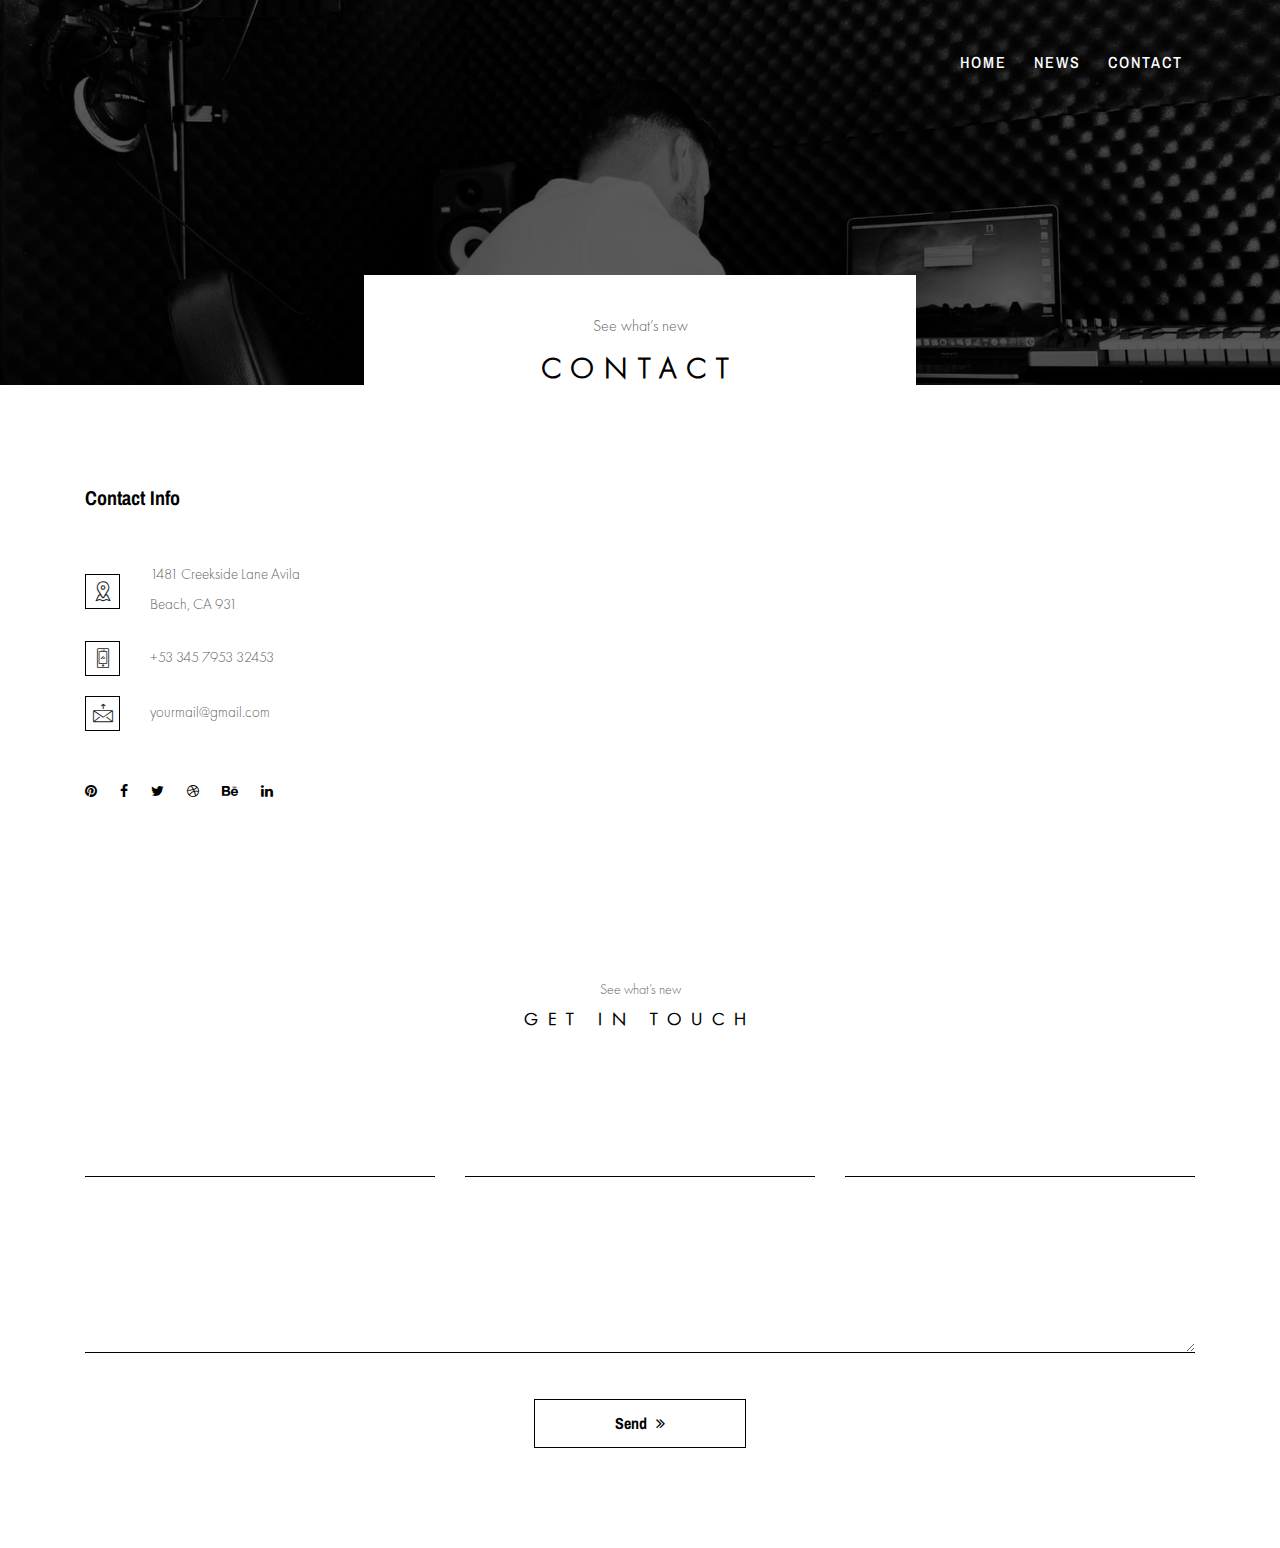
<file: one-music/contactOld.html>
<!DOCTYPE html>
<html lang="en">

<head>
    <meta charset="UTF-8">
    <meta name="description" content="">
    <meta http-equiv="X-UA-Compatible" content="IE=edge">
    <meta name="viewport" content="width=device-width, initial-scale=1, shrink-to-fit=no">
    <!-- The above 4 meta tags *must* come first in the head; any other head content must come *after* these tags -->

    <!-- Title -->
    <title>One Music - Modern Music HTML5 Template</title>

    <!-- Favicon -->
    <link rel="icon" href="img/core-img/favicon.ico">

    <!-- Stylesheet -->
    <link rel="stylesheet" href="style.css">

</head>

<body>
    <!-- Preloader -->
    <div class="preloader d-flex align-items-center justify-content-center">
        <div class="lds-ellipsis">
            <div></div>
            <div></div>
            <div></div>
            <div></div>
        </div>
    </div>

    <!-- ##### Header Area Start ##### -->
    <header class="header-area">
        <!-- Navbar Area -->
        <div class="oneMusic-main-menu">
            <div class="classy-nav-container breakpoint-off">
                <div class="container">
                    <!-- Menu -->
                    <nav class="classy-navbar justify-content-end" id="oneMusicNav">

                        <!-- Nav brand -->
                        <!--<a href="index.html" class="nav-brand"><img src="img/core-img/logo.png" alt=""></a>-->

                        <!-- Navbar Toggler -->
                        <div class="classy-navbar-toggler">
                            <span class="navbarToggler"><span></span><span></span><span></span></span>
                        </div>

                        <!-- Menu -->
                        <div class="classy-menu">

                            <!-- Close Button -->
                            <div class="classycloseIcon">
                                <div class="cross-wrap"><span class="top"></span><span class="bottom"></span></div>
                            </div>

                            <!-- Nav Start -->
                            <div class="classynav">
                                <ul>
                                    <li><a href="index.html">Home</a></li>
                                    <!--<li><a href="albums-store.html">Albums</a></li>-->
                                    <!--<li><a href="#">Pages</a>-->
                                    <!--<ul class="dropdown">-->
                                    <!--<li><a href="index.html">Home</a></li>-->
                                    <!--<li><a href="albums-store.html">Albums</a></li>-->
                                    <!--<li><a href="event.html">Events</a></li>-->
                                    <!--<li><a href="contact.html">News</a></li>-->
                                    <!--<li><a href="contactOld.html">Contact</a></li>-->
                                    <!--<li><a href="elements.html">Elements</a></li>-->
                                    <!--<li><a href="login.html">Login</a></li>-->
                                    <!--<li><a href="#">Dropdown</a>-->
                                    <!--<ul class="dropdown">-->
                                    <!--<li><a href="#">Even Dropdown</a></li>-->
                                    <!--<li><a href="#">Even Dropdown</a></li>-->
                                    <!--<li><a href="#">Even Dropdown</a></li>-->
                                    <!--<li><a href="#">Even Dropdown</a>-->
                                    <!--<ul class="dropdown">-->
                                    <!--<li><a href="#">Deeply Dropdown</a></li>-->
                                    <!--<li><a href="#">Deeply Dropdown</a></li>-->
                                    <!--<li><a href="#">Deeply Dropdown</a></li>-->
                                    <!--<li><a href="#">Deeply Dropdown</a></li>-->
                                    <!--<li><a href="#">Deeply Dropdown</a></li>-->
                                    <!--</ul>-->
                                    <!--</li>-->
                                    <!--<li><a href="#">Even Dropdown</a></li>-->
                                    <!--</ul>-->
                                    <!--</li>-->
                                    <!--</ul>-->
                                    <!--</li>-->
                                    <!--<li><a href="event.html">Events</a></li>-->
                                    <li><a href="contact.html">News</a></li>
                                    <li><a href="contactOld.html">Contact</a></li>
                                </ul>

                                <!--&lt;!&ndash; Login/Register & Cart Button &ndash;&gt;-->
                                <!--<div class="login-register-cart-button d-flex align-items-center">-->
                                <!--&lt;!&ndash; Login/Register &ndash;&gt;-->
                                <!--<div class="login-register-btn mr-50">-->
                                <!--<a href="login.html" id="loginBtn">Login / Register</a>-->
                                <!--</div>-->

                                <!--&lt;!&ndash; Cart Button &ndash;&gt;-->
                                <!--<div class="cart-btn">-->
                                <!--<p><span class="icon-shopping-cart"></span> <span class="quantity">1</span></p>-->
                                <!--</div>-->
                                <!--</div>-->
                            </div>
                            <!-- Nav End -->

                        </div>
                    </nav>
                </div>
            </div>
        </div>
    </header>
    <!-- ##### Header Area End ##### -->

    <!-- ##### Breadcumb Area Start ##### -->
    <section class="breadcumb-area bg-img bg-overlay" style="background-image: url(img/bg-img/yaenu1.jpeg);">
        <div class="bradcumbContent">
            <p>See what’s new</p>
            <h2>Contact</h2>
        </div>
    </section>
    <!-- ##### Breadcumb Area End ##### -->

    <!-- ##### Contact Area Start ##### -->
    <section class="contact-area section-padding-100-0">
        <div class="container">
            <div class="row">

                <div class="col-12 col-lg-3">
                    <div class="contact-content mb-100">
                        <!-- Title -->
                        <div class="contact-title mb-50">
                            <h5>Contact Info</h5>
                        </div>

                        <!-- Single Contact Info -->
                        <div class="single-contact-info d-flex align-items-center">
                            <div class="icon mr-30">
                                <span class="icon-placeholder"></span>
                            </div>
                            <p>1481 Creekside Lane Avila Beach, CA 931</p>
                        </div>

                        <!-- Single Contact Info -->
                        <div class="single-contact-info d-flex align-items-center">
                            <div class="icon mr-30">
                                <span class="icon-smartphone"></span>
                            </div>
                            <p>+53 345 7953 32453</p>
                        </div>

                        <!-- Single Contact Info -->
                        <div class="single-contact-info d-flex align-items-center">
                            <div class="icon mr-30">
                                <span class="icon-mail"></span>
                            </div>
                            <p>yourmail@gmail.com</p>
                        </div>

                        <!-- Contact Social Info -->
                        <div class="contact-social-info mt-50">
                            <a href="#" data-toggle="tooltip" data-placement="top" title="Pinterest"><i class="fa fa-pinterest" aria-hidden="true"></i></a>
                            <a href="#" data-toggle="tooltip" data-placement="top" title="Facebook"><i class="fa fa-facebook" aria-hidden="true"></i></a>
                            <a href="#" data-toggle="tooltip" data-placement="top" title="Twitter"><i class="fa fa-twitter" aria-hidden="true"></i></a>
                            <a href="#" data-toggle="tooltip" data-placement="top" title="Dribbble"><i class="fa fa-dribbble" aria-hidden="true"></i></a>
                            <a href="#" data-toggle="tooltip" data-placement="top" title="Behance"><i class="fa fa-behance" aria-hidden="true"></i></a>
                            <a href="#" data-toggle="tooltip" data-placement="top" title="Linkedin"><i class="fa fa-linkedin" aria-hidden="true"></i></a>
                        </div>

                    </div>
                </div>

                <div class="col-12 col-lg-9">
                    <!-- ##### Google Maps ##### -->
                    <div class="map-area mb-100">
                        <iframe src="https://www.google.com/maps/embed?pb=!1m18!1m12!1m3!1d22236.40558254599!2d-118.25292394686001!3d34.057682914027104!2m3!1f0!2f0!3f0!3m2!1i1024!2i768!4f13.1!3m3!1m2!1s0x80c2c75ddc27da13%3A0xe22fdf6f254608f4!2z4Kay4Ka4IOCmj-CmnuCnjeCmnOCnh-CmsuCnh-CmuCwg4KaV4KeN4Kav4Ka-4Kay4Ka_4Kar4KeL4Kaw4KeN4Kao4Ka_4Kav4Ka84Ka-LCDgpq7gpr7gprDgp43gppXgpr_gpqgg4Kav4KeB4KaV4KeN4Kak4Kaw4Ka-4Ka34KeN4Kaf4KeN4Kaw!5e0!3m2!1sbn!2sbd!4v1532328708137" allowfullscreen></iframe>
                    </div>
                </div>

            </div>
        </div>
    </section>
    <!-- ##### Contact Area End ##### -->

    <!-- ##### Contact Area Start ##### -->
    <section class="contact-area section-padding-0-100">
        <div class="container">
            <div class="row">
                <div class="col-12">
                    <div class="section-heading">
                        <p>See what’s new</p>
                        <h2>Get In Touch</h2>
                    </div>
                </div>
            </div>

            <div class="row">
                <div class="col-12">
                    <!-- Contact Form Area -->
                    <div class="contact-form-area">
                        <form action="#" method="post">
                            <div class="row">
                                <div class="col-md-6 col-lg-4">
                                    <div class="form-group">
                                        <input type="text" class="form-control" id="name" placeholder="Name">
                                    </div>
                                </div>
                                <div class="col-md-6 col-lg-4">
                                    <div class="form-group">
                                        <input type="email" class="form-control" id="email" placeholder="E-mail">
                                    </div>
                                </div>
                                <div class="col-lg-4">
                                    <div class="form-group">
                                        <input type="text" class="form-control" id="subject" placeholder="Subject">
                                    </div>
                                </div>
                                <div class="col-12">
                                    <div class="form-group">
                                        <textarea name="message" class="form-control" id="message" cols="30" rows="10" placeholder="Message"></textarea>
                                    </div>
                                </div>
                                <div class="col-12 text-center">
                                    <button class="btn oneMusic-btn mt-30" type="submit">Send <i class="fa fa-angle-double-right"></i></button>
                                </div>
                            </div>
                        </form>
                    </div>
                </div>
            </div>
        </div>
    </section>
    <!-- ##### Contact Area End ##### -->

    <!-- ##### Footer Area Start ##### -->
    <!--<footer class="footer-area">-->
        <!--<div class="container">-->
            <!--<div class="row d-flex flex-wrap align-items-center">-->
                <!--<div class="col-12 col-md-6">-->
                    <!--<a href="#"><img src="img/core-img/logo.png" alt=""></a>-->
                    <!--<p class="copywrite-text"><a href="#">&lt;!&ndash; Link back to Colorlib can't be removed. Template is licensed under CC BY 3.0. &ndash;&gt;-->
<!--Copyright &copy;<script>document.write(new Date().getFullYear());</script> All rights reserved | This template is made with <i class="fa fa-heart-o" aria-hidden="true"></i> by <a href="https://colorlib.com" target="_blank">Colorlib</a>-->
                        <!--&lt;!&ndash; Link back to Colorlib can't be removed. Template is licensed under CC BY 3.0. &ndash;&gt;</a></p>-->
                <!--</div>-->

                <!--<div class="col-12 col-md-6">-->
                    <!--<div class="footer-nav">-->
                        <!--<ul>-->
                            <!--<li><a href="#">Home</a></li>-->
                            <!--<li><a href="#">Albums</a></li>-->
                            <!--<li><a href="#">Events</a></li>-->
                            <!--<li><a href="#">News</a></li>-->
                            <!--<li><a href="#">Contact</a></li>-->
                        <!--</ul>-->
                    <!--</div>-->
                <!--</div>-->
            <!--</div>-->
        <!--</div>-->
    <!--</footer>-->
    <!-- ##### Footer Area Start ##### -->

    <!-- ##### All Javascript Script ##### -->
    <!-- jQuery-2.2.4 js -->
    <script src="js/jquery/jquery-2.2.4.min.js"></script>
    <!-- Popper js -->
    <script src="js/bootstrap/popper.min.js"></script>
    <!-- Bootstrap js -->
    <script src="js/bootstrap/bootstrap.min.js"></script>
    <!-- All Plugins js -->
    <script src="js/plugins/plugins.js"></script>
    <!-- Active js -->
    <script src="js/active.js"></script>
</body>

</html>
</file>
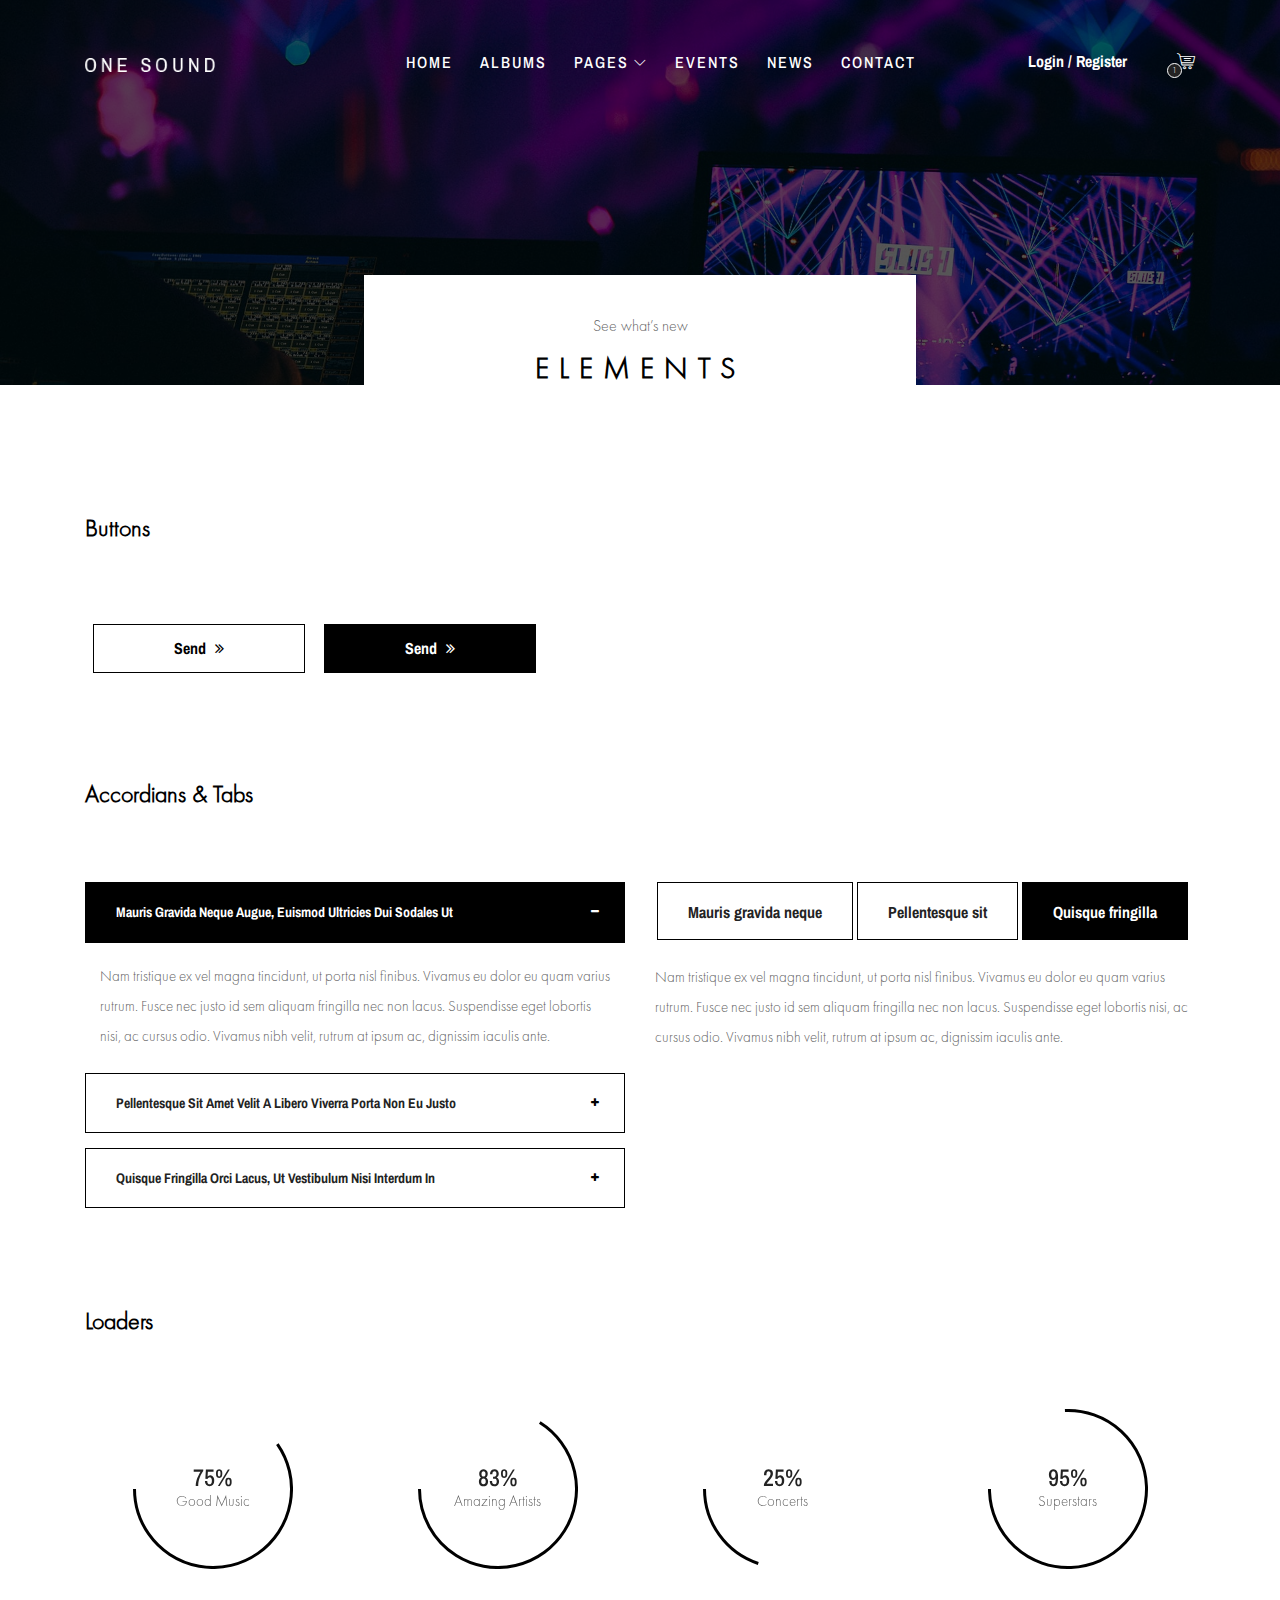
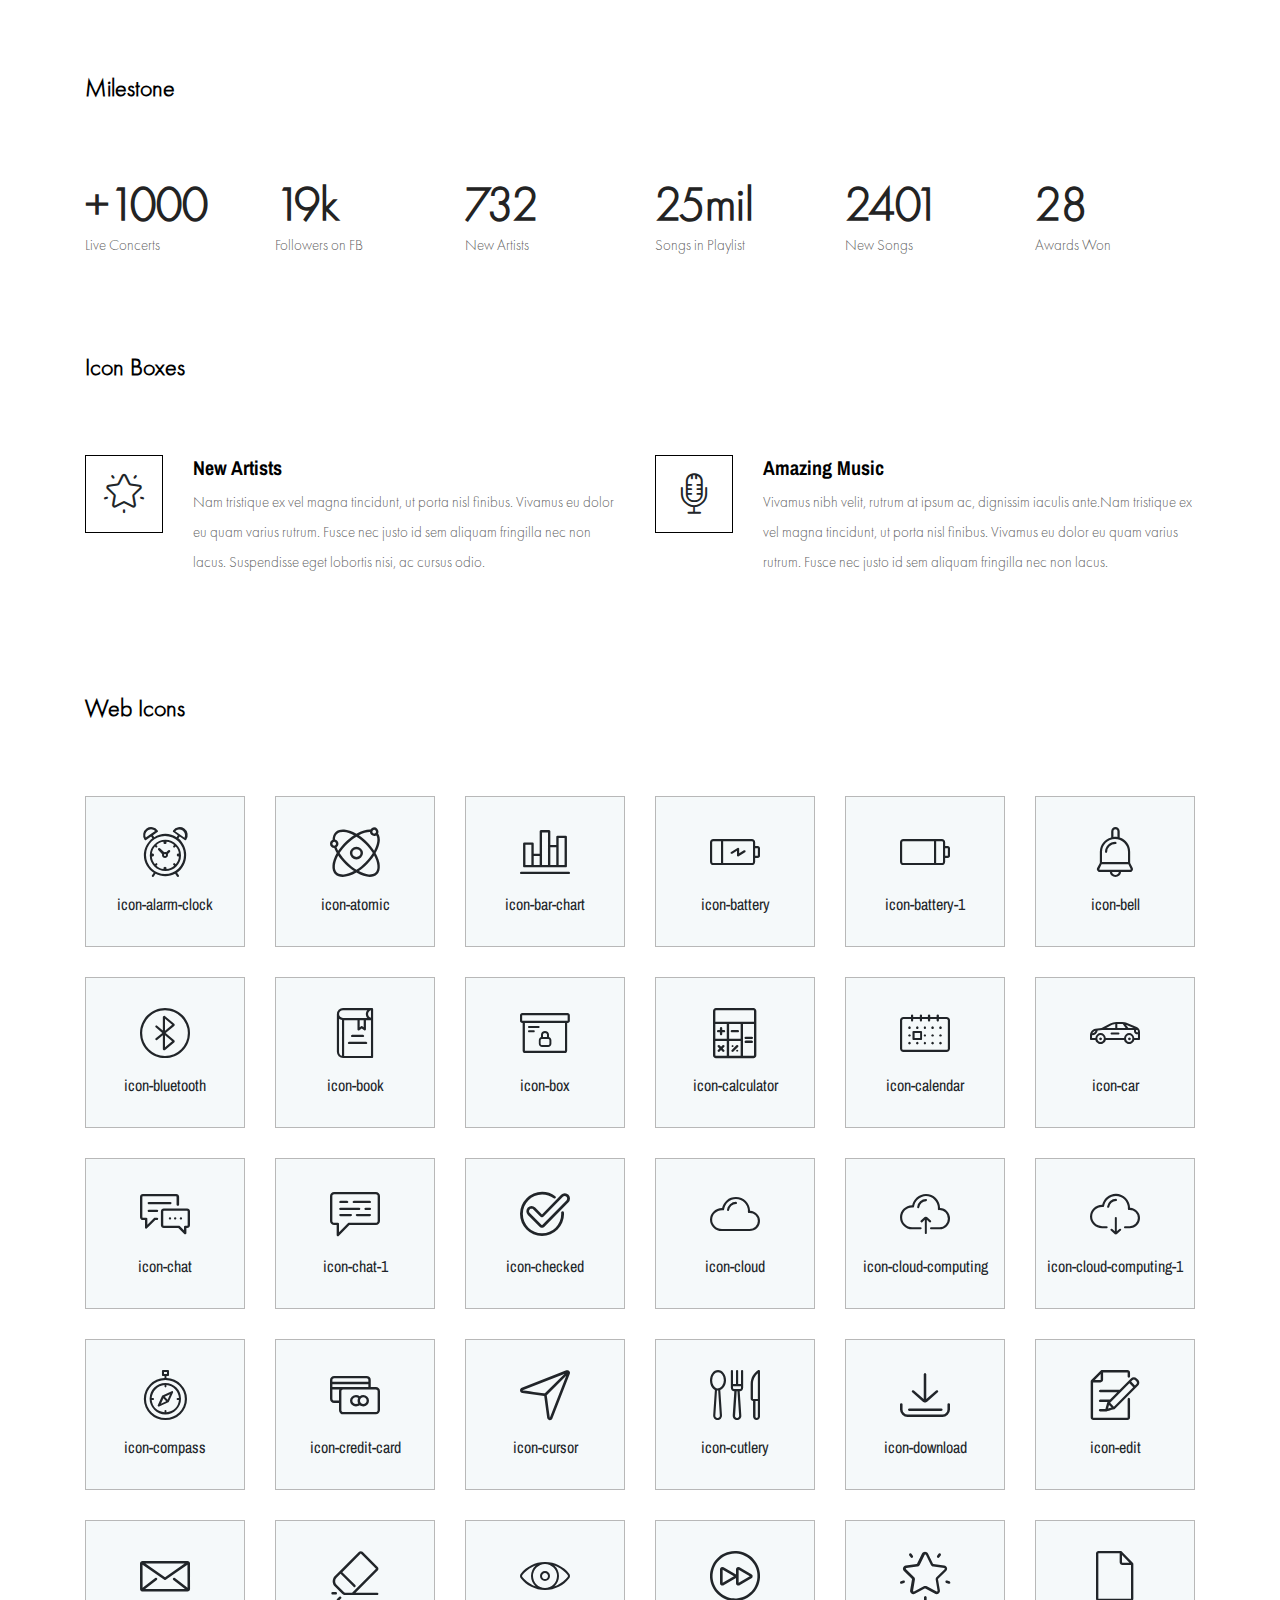
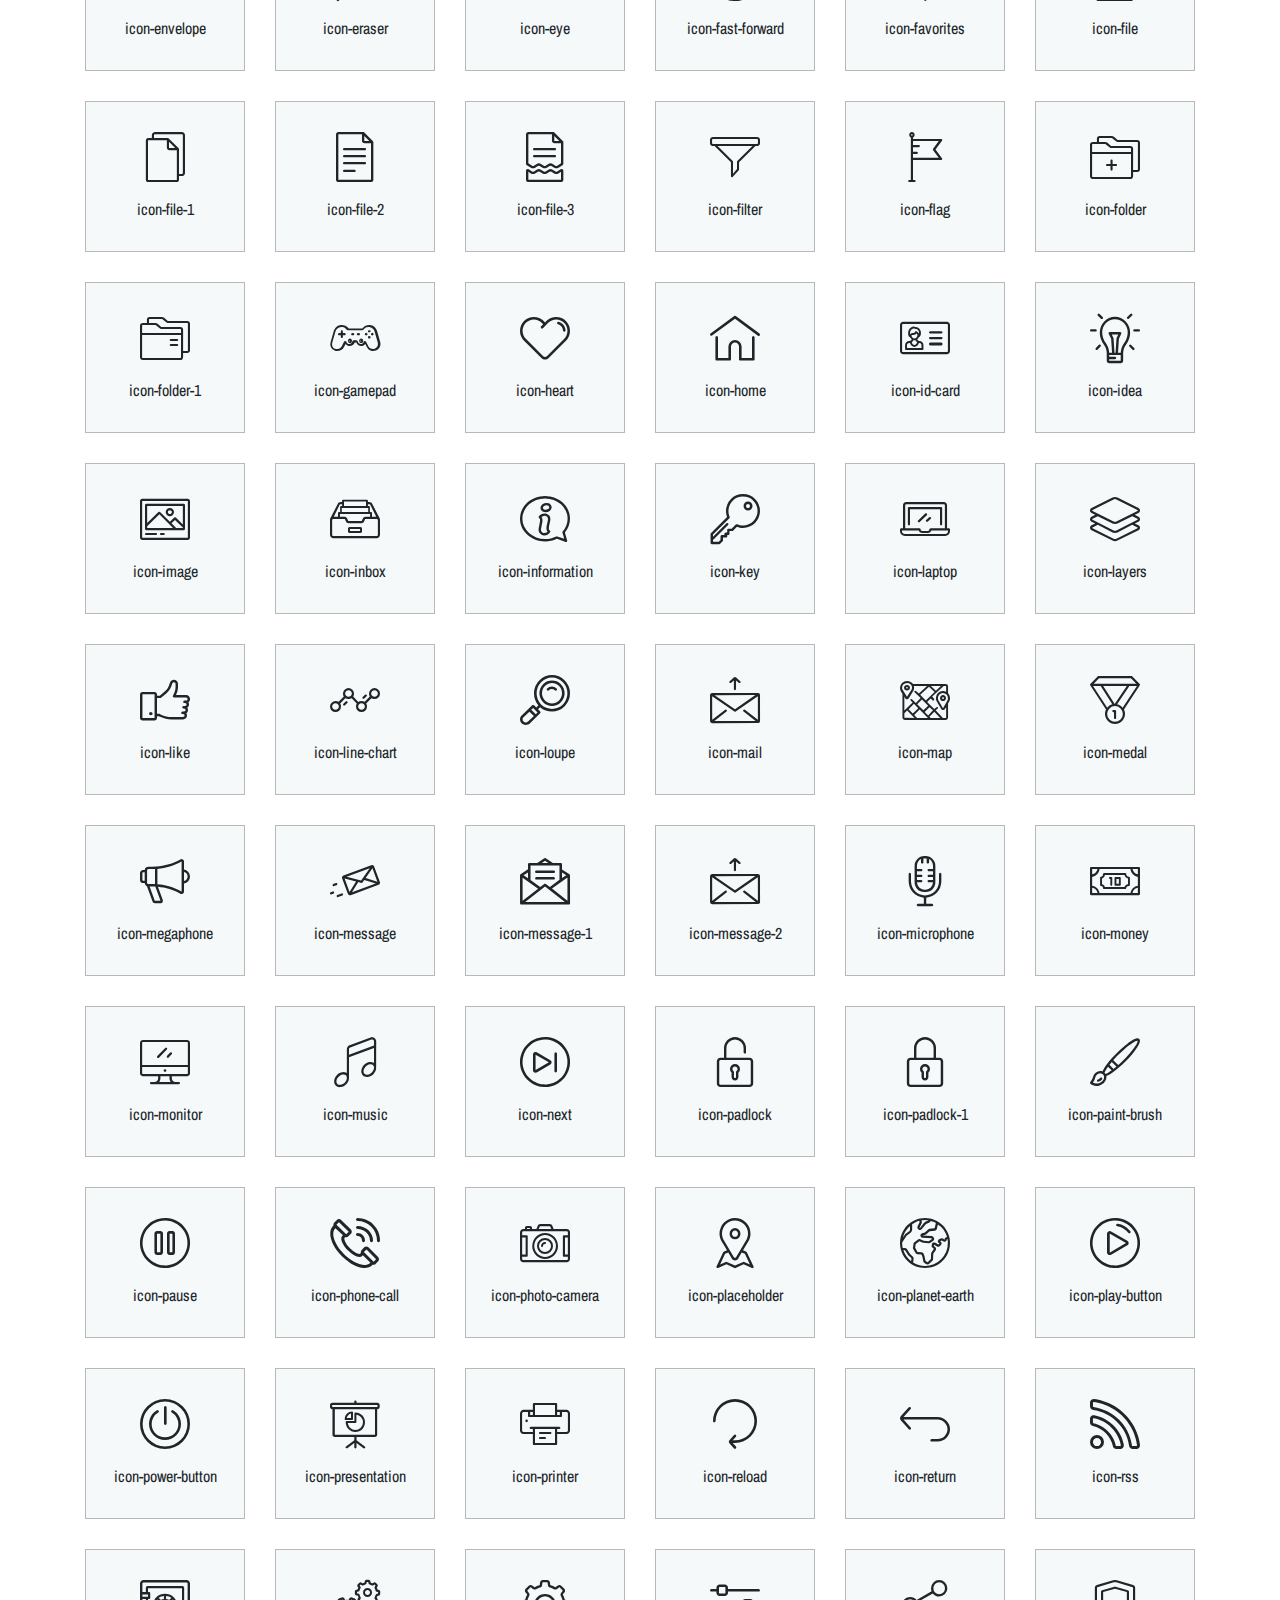
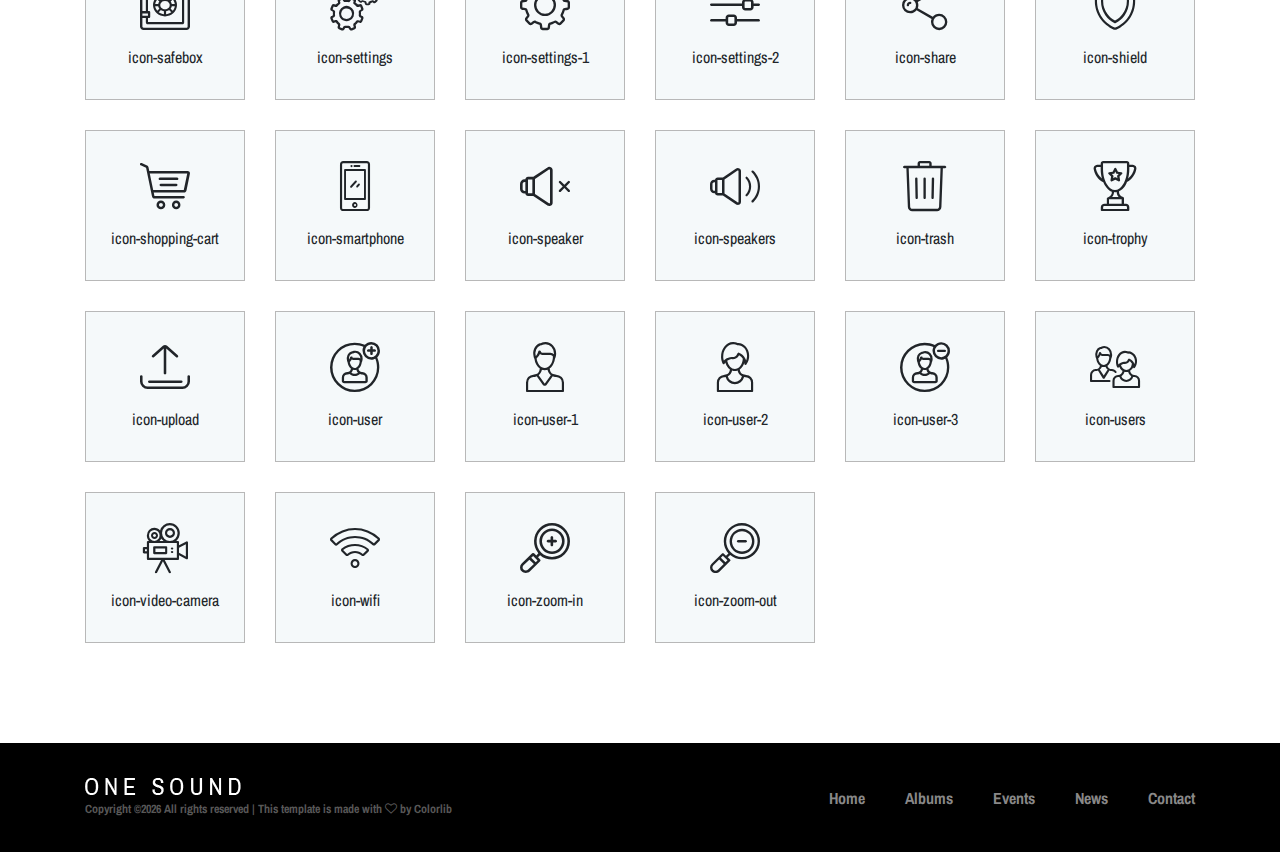
<file: one-music/elements.html>
<!DOCTYPE html>
<html lang="en">

<head>
    <meta charset="UTF-8">
    <meta name="description" content="">
    <meta http-equiv="X-UA-Compatible" content="IE=edge">
    <meta name="viewport" content="width=device-width, initial-scale=1, shrink-to-fit=no">
    <!-- The above 4 meta tags *must* come first in the head; any other head content must come *after* these tags -->

    <!-- Title -->
    <title>One Music - Modern Music HTML5 Template</title>

    <!-- Favicon -->
    <link rel="icon" href="img/core-img/favicon.ico">

    <!-- Stylesheet -->
    <link rel="stylesheet" href="style.css">

</head>

<body>
    <!-- Preloader -->
    <div class="preloader d-flex align-items-center justify-content-center">
        <div class="lds-ellipsis">
            <div></div>
            <div></div>
            <div></div>
            <div></div>
        </div>
    </div>

    <!-- ##### Header Area Start ##### -->
    <header class="header-area">
        <!-- Navbar Area -->
        <div class="oneMusic-main-menu">
            <div class="classy-nav-container breakpoint-off">
                <div class="container">
                    <!-- Menu -->
                    <nav class="classy-navbar justify-content-between" id="oneMusicNav">

                        <!-- Nav brand -->
                        <a href="index.html" class="nav-brand"><img src="img/core-img/logo.png" alt=""></a>

                        <!-- Navbar Toggler -->
                        <div class="classy-navbar-toggler">
                            <span class="navbarToggler"><span></span><span></span><span></span></span>
                        </div>

                        <!-- Menu -->
                        <div class="classy-menu">

                            <!-- Close Button -->
                            <div class="classycloseIcon">
                                <div class="cross-wrap"><span class="top"></span><span class="bottom"></span></div>
                            </div>

                            <!-- Nav Start -->
                            <div class="classynav">
                                <ul>
                                    <li><a href="index.html">Home</a></li>
                                    <li><a href="albums-store.html">Albums</a></li>
                                    <li><a href="#">Pages</a>
                                        <ul class="dropdown">
                                            <li><a href="index.html">Home</a></li>
                                            <li><a href="albums-store.html">Albums</a></li>
                                            <li><a href="event.html">Events</a></li>
                                            <li><a href="contact.html">News</a></li>
                                            <li><a href="contactOld.html">Contact</a></li>
                                            <li><a href="elements.html">Elements</a></li>
                                            <li><a href="login.html">Login</a></li>
                                            <li><a href="#">Dropdown</a>
                                                <ul class="dropdown">
                                                    <li><a href="#">Even Dropdown</a></li>
                                                    <li><a href="#">Even Dropdown</a></li>
                                                    <li><a href="#">Even Dropdown</a></li>
                                                    <li><a href="#">Even Dropdown</a>
                                                        <ul class="dropdown">
                                                            <li><a href="#">Deeply Dropdown</a></li>
                                                            <li><a href="#">Deeply Dropdown</a></li>
                                                            <li><a href="#">Deeply Dropdown</a></li>
                                                            <li><a href="#">Deeply Dropdown</a></li>
                                                            <li><a href="#">Deeply Dropdown</a></li>
                                                        </ul>
                                                    </li>
                                                    <li><a href="#">Even Dropdown</a></li>
                                                </ul>
                                            </li>
                                        </ul>
                                    </li>
                                    <li><a href="event.html">Events</a></li>
                                    <li><a href="contact.html">News</a></li>
                                    <li><a href="contactOld.html">Contact</a></li>
                                </ul>

                                <!-- Login/Register & Cart Button -->
                                <div class="login-register-cart-button d-flex align-items-center">
                                    <!-- Login/Register -->
                                    <div class="login-register-btn mr-50">
                                        <a href="login.html" id="loginBtn">Login / Register</a>
                                    </div>

                                    <!-- Cart Button -->
                                    <div class="cart-btn">
                                        <p><span class="icon-shopping-cart"></span> <span class="quantity">1</span></p>
                                    </div>
                                </div>
                            </div>
                            <!-- Nav End -->

                        </div>
                    </nav>
                </div>
            </div>
        </div>
    </header>
    <!-- ##### Header Area End ##### -->

    <!-- ##### Breadcumb Area Start ##### -->
    <div class="breadcumb-area bg-img bg-overlay" style="background-image: url(img/bg-img/breadcumb2.jpg);">
        <div class="bradcumbContent">
            <p>See what’s new</p>
            <h2>Elements</h2>
        </div>
    </div>
    <!-- ##### Breadcumb Area End ##### -->

    <!-- ##### Elements Area Start ##### -->
    <section class="elements-area mt-30 section-padding-100-0">
        <div class="container">
            <div class="row">

                <!-- ========== Buttons ========== -->
                <div class="col-12">
                    <div class="elements-title mb-70">
                        <h2>Buttons</h2>
                    </div>
                    <!-- Buttons -->
                    <div class="oneMusic-buttons-area mb-100">
                        <a href="#" class="btn oneMusic-btn m-2">Send <i class="fa fa-angle-double-right"></i></a>
                        <a href="#" class="btn oneMusic-btn btn-2 m-2">Send <i class="fa fa-angle-double-right"></i></a>
                    </div>
                </div>

                <!-- ========== Progress Bars & Accordions ========== -->
                <div class="col-12">
                    <div class="elements-title mb-70">
                        <h2>Accordians &amp; Tabs</h2>
                    </div>
                </div>

                <!-- ##### Accordians ##### -->
                <div class="col-12 col-lg-6">
                    <div class="accordions mb-100" id="accordion" role="tablist" aria-multiselectable="true">
                        <!-- single accordian area -->
                        <div class="panel single-accordion">
                            <h6><a role="button" class="" aria-expanded="true" aria-controls="collapseOne" data-toggle="collapse" data-parent="#accordion" href="#collapseOne">Mauris gravida neque augue, euismod ultricies dui sodales ut
                                    <span class="accor-open"><i class="fa fa-plus" aria-hidden="true"></i></span>
                                    <span class="accor-close"><i class="fa fa-minus" aria-hidden="true"></i></span>
                                    </a></h6>
                            <div id="collapseOne" class="accordion-content collapse show">
                                <p>Nam tristique ex vel magna tincidunt, ut porta nisl finibus. Vivamus eu dolor eu quam varius rutrum. Fusce nec justo id sem aliquam fringilla nec non lacus. Suspendisse eget lobortis nisi, ac cursus odio. Vivamus nibh velit, rutrum at ipsum ac, dignissim iaculis ante.</p>
                            </div>
                        </div>
                        <!-- single accordian area -->
                        <div class="panel single-accordion">
                            <h6>
                                <a role="button" class="collapsed" aria-expanded="true" aria-controls="collapseTwo" data-parent="#accordion" data-toggle="collapse" href="#collapseTwo">Pellentesque sit amet velit a libero viverra porta non eu justo
                                        <span class="accor-open"><i class="fa fa-plus" aria-hidden="true"></i></span>
                                        <span class="accor-close"><i class="fa fa-minus" aria-hidden="true"></i></span>
                                        </a>
                            </h6>
                            <div id="collapseTwo" class="accordion-content collapse">
                                <p>Nam tristique ex vel magna tincidunt, ut porta nisl finibus. Vivamus eu dolor eu quam varius rutrum. Fusce nec justo id sem aliquam fringilla nec non lacus. Suspendisse eget lobortis nisi, ac cursus odio. Vivamus nibh velit, rutrum at ipsum ac, dignissim iaculis ante.</p>
                            </div>
                        </div>
                        <!-- single accordian area -->
                        <div class="panel single-accordion">
                            <h6>
                                <a role="button" aria-expanded="true" aria-controls="collapseThree" class="collapsed" data-parent="#accordion" data-toggle="collapse" href="#collapseThree">Quisque fringilla orci lacus, ut vestibulum nisi interdum in
                                        <span class="accor-open"><i class="fa fa-plus" aria-hidden="true"></i></span>
                                        <span class="accor-close"><i class="fa fa-minus" aria-hidden="true"></i></span>
                                    </a>
                            </h6>
                            <div id="collapseThree" class="accordion-content collapse">
                                <p>Nam tristique ex vel magna tincidunt, ut porta nisl finibus. Vivamus eu dolor eu quam varius rutrum. Fusce nec justo id sem aliquam fringilla nec non lacus. Suspendisse eget lobortis nisi, ac cursus odio. Vivamus nibh velit, rutrum at ipsum ac, dignissim iaculis ante.</p>
                            </div>
                        </div>
                    </div>
                </div>

                <!-- ##### Tabs ##### -->
                <div class="col-12 col-lg-6">
                    <div class="oneMusic-tabs-content">
                        <ul class="nav nav-tabs" id="myTab" role="tablist">
                            <li class="nav-item">
                                <a class="nav-link" id="tab--1" data-toggle="tab" href="#tab1" role="tab" aria-controls="tab1" aria-selected="false">Mauris gravida neque</a>
                            </li>
                            <li class="nav-item">
                                <a class="nav-link" id="tab--2" data-toggle="tab" href="#tab2" role="tab" aria-controls="tab2" aria-selected="false">Pellentesque sit</a>
                            </li>
                            <li class="nav-item">
                                <a class="nav-link active" id="tab--3" data-toggle="tab" href="#tab3" role="tab" aria-controls="tab3" aria-selected="true">Quisque fringilla</a>
                            </li>
                        </ul>

                        <div class="tab-content mb-100" id="myTabContent">
                            <div class="tab-pane fade" id="tab1" role="tabpanel" aria-labelledby="tab--1">
                                <div class="oneMusic-tab-content">
                                    <!-- Tab Text -->
                                    <div class="oneMusic-tab-text">
                                        <p>Nam tristique ex vel magna tincidunt, ut porta nisl finibus. Vivamus eu dolor eu quam varius rutrum. Fusce nec justo id sem aliquam fringilla nec non lacus. Suspendisse eget lobortis nisi, ac cursus odio. Vivamus nibh velit, rutrum at ipsum ac, dignissim iaculis ante.</p>
                                    </div>
                                </div>
                            </div>
                            <div class="tab-pane fade" id="tab2" role="tabpanel" aria-labelledby="tab--2">
                                <div class="oneMusic-tab-content">
                                    <!-- Tab Text -->
                                    <div class="oneMusic-tab-text">
                                        <p>Nam tristique ex vel magna tincidunt, ut porta nisl finibus. Vivamus eu dolor eu quam varius rutrum. Fusce nec justo id sem aliquam fringilla nec non lacus. Suspendisse eget lobortis nisi, ac cursus odio. Vivamus nibh velit, rutrum at ipsum ac, dignissim iaculis ante.</p>
                                    </div>
                                </div>
                            </div>
                            <div class="tab-pane fade show active" id="tab3" role="tabpanel" aria-labelledby="tab--3">
                                <div class="oneMusic-tab-content">
                                    <!-- Tab Text -->
                                    <div class="oneMusic-tab-text">
                                        <p>Nam tristique ex vel magna tincidunt, ut porta nisl finibus. Vivamus eu dolor eu quam varius rutrum. Fusce nec justo id sem aliquam fringilla nec non lacus. Suspendisse eget lobortis nisi, ac cursus odio. Vivamus nibh velit, rutrum at ipsum ac, dignissim iaculis ante.</p>
                                    </div>
                                </div>
                            </div>
                        </div>
                    </div>
                </div>

                <!-- ========== Loaders ========== -->
                <div class="col-12">
                    <div class="elements-title mb-70">
                        <h2>Loaders</h2>
                    </div>
                </div>

                <div class="col-12">
                    <!-- Loaders Area Start -->
                    <div class="our-skills-area">
                        <div class="row">

                            <!-- Single Skills Area -->
                            <div class="col-12 col-sm-6 col-lg-3">
                                <div class="single-skils-area mb-100">
                                    <div id="circle" class="circle" data-value="0.75">
                                        <div class="skills-text">
                                            <span>75%</span>
                                            <p>Good Music</p>
                                        </div>
                                    </div>
                                </div>
                            </div>

                            <!-- Single Skills Area -->
                            <div class="col-12 col-sm-6 col-lg-3">
                                <div class="single-skils-area mb-100">
                                    <div id="circle2" class="circle" data-value="0.83">
                                        <div class="skills-text">
                                            <span>83%</span>
                                            <p>Amazing Artists</p>
                                        </div>
                                    </div>
                                </div>
                            </div>

                            <!-- Single Skills Area -->
                            <div class="col-12 col-sm-6 col-lg-3">
                                <div class="single-skils-area mb-100">
                                    <div id="circle3" class="circle" data-value="0.25">
                                        <div class="skills-text">
                                            <span>25%</span>
                                            <p>Concerts</p>
                                        </div>
                                    </div>
                                </div>
                            </div>

                            <!-- Single Skills Area -->
                            <div class="col-12 col-sm-6 col-lg-3">
                                <div class="single-skils-area mb-100">
                                    <div id="circle4" class="circle" data-value="0.95">
                                        <div class="skills-text">
                                            <span>95%</span>
                                            <p>Superstars</p>
                                        </div>
                                    </div>
                                </div>
                            </div>
                        </div>
                    </div>
                </div>

                <!-- ========== Milestones ========== -->
                <div class="col-12">
                    <div class="elements-title mb-70">
                        <h2>Milestone</h2>
                    </div>
                </div>

                <div class="col-12">
                    <div class="oneMusic-cool-facts-area">
                        <div class="row">

                            <!-- Single Cool Facts -->
                            <div class="col-12 col-sm-6 col-lg-2">
                                <div class="single-cool-fact mb-100">
                                    <div class="scf-text">
                                        <h2>+<span class="counter">1000</span></h2>
                                        <p>Live Concerts</p>
                                    </div>
                                </div>
                            </div>

                            <!-- Single Cool Facts -->
                            <div class="col-12 col-sm-6 col-lg-2">
                                <div class="single-cool-fact mb-100">
                                    <div class="scf-text">
                                        <h2><span class="counter">19</span>k</h2>
                                        <p>Followers on FB</p>
                                    </div>
                                </div>
                            </div>

                            <!-- Single Cool Facts -->
                            <div class="col-12 col-sm-6 col-lg-2">
                                <div class="single-cool-fact mb-100">
                                    <div class="scf-text">
                                        <h2><span class="counter">732</span></h2>
                                        <p>New Artists</p>
                                    </div>
                                </div>
                            </div>

                            <!-- Single Cool Facts -->
                            <div class="col-12 col-sm-6 col-lg-2">
                                <div class="single-cool-fact mb-100">
                                    <div class="scf-text">
                                        <h2><span class="counter">25</span>mil</h2>
                                        <p>Songs in Playlist</p>
                                    </div>
                                </div>
                            </div>

                            <!-- Single Cool Facts -->
                            <div class="col-12 col-sm-6 col-lg-2">
                                <div class="single-cool-fact mb-100">
                                    <div class="scf-text">
                                        <h2><span class="counter">2401</span></h2>
                                        <p>New Songs</p>
                                    </div>
                                </div>
                            </div>

                            <!-- Single Cool Facts -->
                            <div class="col-12 col-sm-6 col-lg-2">
                                <div class="single-cool-fact mb-100">
                                    <div class="scf-text">
                                        <h2><span class="counter">28</span></h2>
                                        <p>Awards Won</p>
                                    </div>
                                </div>
                            </div>

                        </div>
                    </div>
                </div>

                <!-- ========== Icon Boxes ========== -->
                <div class="col-12">
                    <div class="elements-title mb-70">
                        <h2>Icon Boxes</h2>
                    </div>
                </div>

                <div class="col-12">
                    <div class="row">

                        <!-- Single Service Area -->
                        <div class="col-12 col-md-6">
                            <div class="single-service-area d-flex flex-wrap mb-100">
                                <div class="icon">
                                    <span class="icon-favorites"></span>
                                </div>
                                <div class="text">
                                    <h5>New Artists</h5>
                                    <p>Nam tristique ex vel magna tincidunt, ut porta nisl finibus. Vivamus eu dolor eu quam varius rutrum. Fusce nec justo id sem aliquam fringilla nec non lacus. Suspendisse eget lobortis nisi, ac cursus odio.</p>
                                </div>
                            </div>
                        </div>

                        <!-- Single Service Area -->
                        <div class="col-12 col-md-6">
                            <div class="single-service-area d-flex flex-wrap mb-100">
                                <div class="icon">
                                    <span class="icon-microphone"></span>
                                </div>
                                <div class="text">
                                    <h5>Amazing Music</h5>
                                    <p>Vivamus nibh velit, rutrum at ipsum ac, dignissim iaculis ante.Nam tristique ex vel magna tincidunt, ut porta nisl finibus. Vivamus eu dolor eu quam varius rutrum. Fusce nec justo id sem aliquam fringilla nec non lacus.</p>
                                </div>
                            </div>
                        </div>

                    </div>
                </div>
                
                <!-- ========== Icon Boxes ========== -->
                <div class="col-12">
                    <div class="elements-title mb-70">
                        <h2>Web Icons</h2>
                    </div>
                </div>
                
                <div class="col-12">
                    <div class="row mb-70">
                        
                        <!-- Single Web Icon -->
                        <div class="col-12 col-sm-6 col-md-3 col-lg-2">
                            <div class="single-web-icon mb-30">
                                <i class="icon-alarm-clock"></i>
                                <span>icon-alarm-clock</span>
                            </div>
                        </div>
                        
                        <!-- Single Web Icon -->
                        <div class="col-12 col-sm-6 col-md-3 col-lg-2">
                            <div class="single-web-icon mb-30">
                                <i class="icon-atomic"></i>
                                <span>icon-atomic</span>
                            </div>
                        </div>
                        
                        <!-- Single Web Icon -->
                        <div class="col-12 col-sm-6 col-md-3 col-lg-2">
                            <div class="single-web-icon mb-30">
                                <i class="icon-bar-chart"></i>
                                <span>icon-bar-chart</span>
                            </div>
                        </div>
                        
                        <!-- Single Web Icon -->
                        <div class="col-12 col-sm-6 col-md-3 col-lg-2">
                            <div class="single-web-icon mb-30">
                                <i class="icon-battery"></i>
                                <span>icon-battery</span>
                            </div>
                        </div>
                        
                        <!-- Single Web Icon -->
                        <div class="col-12 col-sm-6 col-md-3 col-lg-2">
                            <div class="single-web-icon mb-30">
                                <i class="icon-battery-1"></i>
                                <span>icon-battery-1</span>
                            </div>
                        </div>
                        
                        <!-- Single Web Icon -->
                        <div class="col-12 col-sm-6 col-md-3 col-lg-2">
                            <div class="single-web-icon mb-30">
                                <i class="icon-bell"></i>
                                <span>icon-bell</span>
                            </div>
                        </div>
                        
                        <!-- Single Web Icon -->
                        <div class="col-12 col-sm-6 col-md-3 col-lg-2">
                            <div class="single-web-icon mb-30">
                                <i class="icon-bluetooth"></i>
                                <span>icon-bluetooth</span>
                            </div>
                        </div>
                        
                        <!-- Single Web Icon -->
                        <div class="col-12 col-sm-6 col-md-3 col-lg-2">
                            <div class="single-web-icon mb-30">
                                <i class="icon-book"></i>
                                <span>icon-book</span>
                            </div>
                        </div>
                        
                        <!-- Single Web Icon -->
                        <div class="col-12 col-sm-6 col-md-3 col-lg-2">
                            <div class="single-web-icon mb-30">
                                <i class="icon-box"></i>
                                <span>icon-box</span>
                            </div>
                        </div>
                        
                        <!-- Single Web Icon -->
                        <div class="col-12 col-sm-6 col-md-3 col-lg-2">
                            <div class="single-web-icon mb-30">
                                <i class="icon-calculator"></i>
                                <span>icon-calculator</span>
                            </div>
                        </div>
                        
                        <!-- Single Web Icon -->
                        <div class="col-12 col-sm-6 col-md-3 col-lg-2">
                            <div class="single-web-icon mb-30">
                                <i class="icon-calendar"></i>
                                <span>icon-calendar</span>
                            </div>
                        </div>
                        
                        <!-- Single Web Icon -->
                        <div class="col-12 col-sm-6 col-md-3 col-lg-2">
                            <div class="single-web-icon mb-30">
                                <i class="icon-car"></i>
                                <span>icon-car</span>
                            </div>
                        </div>
                        
                        <!-- Single Web Icon -->
                        <div class="col-12 col-sm-6 col-md-3 col-lg-2">
                            <div class="single-web-icon mb-30">
                                <i class="icon-chat"></i>
                                <span>icon-chat</span>
                            </div>
                        </div>
                        
                        <!-- Single Web Icon -->
                        <div class="col-12 col-sm-6 col-md-3 col-lg-2">
                            <div class="single-web-icon mb-30">
                                <i class="icon-chat-1"></i>
                                <span>icon-chat-1</span>
                            </div>
                        </div>
                        
                        <!-- Single Web Icon -->
                        <div class="col-12 col-sm-6 col-md-3 col-lg-2">
                            <div class="single-web-icon mb-30">
                                <i class="icon-checked"></i>
                                <span>icon-checked</span>
                            </div>
                        </div>
                        
                        <!-- Single Web Icon -->
                        <div class="col-12 col-sm-6 col-md-3 col-lg-2">
                            <div class="single-web-icon mb-30">
                                <i class="icon-cloud"></i>
                                <span>icon-cloud</span>
                            </div>
                        </div>
                        
                        <!-- Single Web Icon -->
                        <div class="col-12 col-sm-6 col-md-3 col-lg-2">
                            <div class="single-web-icon mb-30">
                                <i class="icon-cloud-computing"></i>
                                <span>icon-cloud-computing</span>
                            </div>
                        </div>
                        
                        <!-- Single Web Icon -->
                        <div class="col-12 col-sm-6 col-md-3 col-lg-2">
                            <div class="single-web-icon mb-30">
                                <i class="icon-cloud-computing-1"></i>
                                <span>icon-cloud-computing-1</span>
                            </div>
                        </div>
                        
                        <!-- Single Web Icon -->
                        <div class="col-12 col-sm-6 col-md-3 col-lg-2">
                            <div class="single-web-icon mb-30">
                                <i class="icon-compass"></i>
                                <span>icon-compass</span>
                            </div>
                        </div>
                        
                        <!-- Single Web Icon -->
                        <div class="col-12 col-sm-6 col-md-3 col-lg-2">
                            <div class="single-web-icon mb-30">
                                <i class="icon-credit-card"></i>
                                <span>icon-credit-card</span>
                            </div>
                        </div>
                        
                        <!-- Single Web Icon -->
                        <div class="col-12 col-sm-6 col-md-3 col-lg-2">
                            <div class="single-web-icon mb-30">
                                <i class="icon-cursor"></i>
                                <span>icon-cursor</span>
                            </div>
                        </div>
                        
                        <!-- Single Web Icon -->
                        <div class="col-12 col-sm-6 col-md-3 col-lg-2">
                            <div class="single-web-icon mb-30">
                                <i class="icon-cutlery"></i>
                                <span>icon-cutlery</span>
                            </div>
                        </div>
                        
                        <!-- Single Web Icon -->
                        <div class="col-12 col-sm-6 col-md-3 col-lg-2">
                            <div class="single-web-icon mb-30">
                                <i class="icon-download"></i>
                                <span>icon-download</span>
                            </div>
                        </div>
                        
                        <!-- Single Web Icon -->
                        <div class="col-12 col-sm-6 col-md-3 col-lg-2">
                            <div class="single-web-icon mb-30">
                                <i class="icon-edit"></i>
                                <span>icon-edit</span>
                            </div>
                        </div>
                        
                        <!-- Single Web Icon -->
                        <div class="col-12 col-sm-6 col-md-3 col-lg-2">
                            <div class="single-web-icon mb-30">
                                <i class="icon-envelope"></i>
                                <span>icon-envelope</span>
                            </div>
                        </div>
                        
                        <!-- Single Web Icon -->
                        <div class="col-12 col-sm-6 col-md-3 col-lg-2">
                            <div class="single-web-icon mb-30">
                                <i class="icon-eraser"></i>
                                <span>icon-eraser</span>
                            </div>
                        </div>
                        
                        <!-- Single Web Icon -->
                        <div class="col-12 col-sm-6 col-md-3 col-lg-2">
                            <div class="single-web-icon mb-30">
                                <i class="icon-eye"></i>
                                <span>icon-eye</span>
                            </div>
                        </div>
                        
                        <!-- Single Web Icon -->
                        <div class="col-12 col-sm-6 col-md-3 col-lg-2">
                            <div class="single-web-icon mb-30">
                                <i class="icon-fast-forward"></i>
                                <span>icon-fast-forward</span>
                            </div>
                        </div>
                        
                        <!-- Single Web Icon -->
                        <div class="col-12 col-sm-6 col-md-3 col-lg-2">
                            <div class="single-web-icon mb-30">
                                <i class="icon-favorites"></i>
                                <span>icon-favorites</span>
                            </div>
                        </div>
                        
                        <!-- Single Web Icon -->
                        <div class="col-12 col-sm-6 col-md-3 col-lg-2">
                            <div class="single-web-icon mb-30">
                                <i class="icon-file"></i>
                                <span>icon-file</span>
                            </div>
                        </div>
                        
                        <!-- Single Web Icon -->
                        <div class="col-12 col-sm-6 col-md-3 col-lg-2">
                            <div class="single-web-icon mb-30">
                                <i class="icon-file-1"></i>
                                <span>icon-file-1</span>
                            </div>
                        </div>
                        
                        <!-- Single Web Icon -->
                        <div class="col-12 col-sm-6 col-md-3 col-lg-2">
                            <div class="single-web-icon mb-30">
                                <i class="icon-file-2"></i>
                                <span>icon-file-2</span>
                            </div>
                        </div>
                        
                        <!-- Single Web Icon -->
                        <div class="col-12 col-sm-6 col-md-3 col-lg-2">
                            <div class="single-web-icon mb-30">
                                <i class="icon-file-3"></i>
                                <span>icon-file-3</span>
                            </div>
                        </div>
                        
                        <!-- Single Web Icon -->
                        <div class="col-12 col-sm-6 col-md-3 col-lg-2">
                            <div class="single-web-icon mb-30">
                                <i class="icon-filter"></i>
                                <span>icon-filter</span>
                            </div>
                        </div>
                        
                        <!-- Single Web Icon -->
                        <div class="col-12 col-sm-6 col-md-3 col-lg-2">
                            <div class="single-web-icon mb-30">
                                <i class="icon-flag"></i>
                                <span>icon-flag</span>
                            </div>
                        </div>
                        
                        <!-- Single Web Icon -->
                        <div class="col-12 col-sm-6 col-md-3 col-lg-2">
                            <div class="single-web-icon mb-30">
                                <i class="icon-folder"></i>
                                <span>icon-folder</span>
                            </div>
                        </div>
                        
                        <!-- Single Web Icon -->
                        <div class="col-12 col-sm-6 col-md-3 col-lg-2">
                            <div class="single-web-icon mb-30">
                                <i class="icon-folder-1"></i>
                                <span>icon-folder-1</span>
                            </div>
                        </div>
                        
                        <!-- Single Web Icon -->
                        <div class="col-12 col-sm-6 col-md-3 col-lg-2">
                            <div class="single-web-icon mb-30">
                                <i class="icon-gamepad"></i>
                                <span>icon-gamepad</span>
                            </div>
                        </div>
                        
                        <!-- Single Web Icon -->
                        <div class="col-12 col-sm-6 col-md-3 col-lg-2">
                            <div class="single-web-icon mb-30">
                                <i class="icon-heart"></i>
                                <span>icon-heart</span>
                            </div>
                        </div>
                        
                        <!-- Single Web Icon -->
                        <div class="col-12 col-sm-6 col-md-3 col-lg-2">
                            <div class="single-web-icon mb-30">
                                <i class="icon-home"></i>
                                <span>icon-home</span>
                            </div>
                        </div>
                        
                        <!-- Single Web Icon -->
                        <div class="col-12 col-sm-6 col-md-3 col-lg-2">
                            <div class="single-web-icon mb-30">
                                <i class="icon-id-card"></i>
                                <span>icon-id-card</span>
                            </div>
                        </div>
                        
                        <!-- Single Web Icon -->
                        <div class="col-12 col-sm-6 col-md-3 col-lg-2">
                            <div class="single-web-icon mb-30">
                                <i class="icon-idea"></i>
                                <span>icon-idea</span>
                            </div>
                        </div>
                        
                        <!-- Single Web Icon -->
                        <div class="col-12 col-sm-6 col-md-3 col-lg-2">
                            <div class="single-web-icon mb-30">
                                <i class="icon-image"></i>
                                <span>icon-image</span>
                            </div>
                        </div>
                        
                        <!-- Single Web Icon -->
                        <div class="col-12 col-sm-6 col-md-3 col-lg-2">
                            <div class="single-web-icon mb-30">
                                <i class="icon-inbox"></i>
                                <span>icon-inbox</span>
                            </div>
                        </div>
                        
                        <!-- Single Web Icon -->
                        <div class="col-12 col-sm-6 col-md-3 col-lg-2">
                            <div class="single-web-icon mb-30">
                                <i class="icon-information"></i>
                                <span>icon-information</span>
                            </div>
                        </div>
                        
                        <!-- Single Web Icon -->
                        <div class="col-12 col-sm-6 col-md-3 col-lg-2">
                            <div class="single-web-icon mb-30">
                                <i class="icon-key"></i>
                                <span>icon-key</span>
                            </div>
                        </div>
                        
                        <!-- Single Web Icon -->
                        <div class="col-12 col-sm-6 col-md-3 col-lg-2">
                            <div class="single-web-icon mb-30">
                                <i class="icon-laptop"></i>
                                <span>icon-laptop</span>
                            </div>
                        </div>
                        
                        <!-- Single Web Icon -->
                        <div class="col-12 col-sm-6 col-md-3 col-lg-2">
                            <div class="single-web-icon mb-30">
                                <i class="icon-layers"></i>
                                <span>icon-layers</span>
                            </div>
                        </div>
                        
                        <!-- Single Web Icon -->
                        <div class="col-12 col-sm-6 col-md-3 col-lg-2">
                            <div class="single-web-icon mb-30">
                                <i class="icon-like"></i>
                                <span>icon-like</span>
                            </div>
                        </div>
                        
                        <!-- Single Web Icon -->
                        <div class="col-12 col-sm-6 col-md-3 col-lg-2">
                            <div class="single-web-icon mb-30">
                                <i class="icon-line-chart"></i>
                                <span>icon-line-chart</span>
                            </div>
                        </div>
                        
                        <!-- Single Web Icon -->
                        <div class="col-12 col-sm-6 col-md-3 col-lg-2">
                            <div class="single-web-icon mb-30">
                                <i class="icon-loupe"></i>
                                <span>icon-loupe</span>
                            </div>
                        </div>
                        
                        <!-- Single Web Icon -->
                        <div class="col-12 col-sm-6 col-md-3 col-lg-2">
                            <div class="single-web-icon mb-30">
                                <i class="icon-mail"></i>
                                <span>icon-mail</span>
                            </div>
                        </div>
                        
                        <!-- Single Web Icon -->
                        <div class="col-12 col-sm-6 col-md-3 col-lg-2">
                            <div class="single-web-icon mb-30">
                                <i class="icon-map"></i>
                                <span>icon-map</span>
                            </div>
                        </div>
                        
                        <!-- Single Web Icon -->
                        <div class="col-12 col-sm-6 col-md-3 col-lg-2">
                            <div class="single-web-icon mb-30">
                                <i class="icon-medal"></i>
                                <span>icon-medal</span>
                            </div>
                        </div>
                        
                        <!-- Single Web Icon -->
                        <div class="col-12 col-sm-6 col-md-3 col-lg-2">
                            <div class="single-web-icon mb-30">
                                <i class="icon-megaphone"></i>
                                <span>icon-megaphone</span>
                            </div>
                        </div>
                        
                        <!-- Single Web Icon -->
                        <div class="col-12 col-sm-6 col-md-3 col-lg-2">
                            <div class="single-web-icon mb-30">
                                <i class="icon-message"></i>
                                <span>icon-message</span>
                            </div>
                        </div>
                        
                        <!-- Single Web Icon -->
                        <div class="col-12 col-sm-6 col-md-3 col-lg-2">
                            <div class="single-web-icon mb-30">
                                <i class="icon-message-1"></i>
                                <span>icon-message-1</span>
                            </div>
                        </div>
                        
                        <!-- Single Web Icon -->
                        <div class="col-12 col-sm-6 col-md-3 col-lg-2">
                            <div class="single-web-icon mb-30">
                                <i class="icon-message-2"></i>
                                <span>icon-message-2</span>
                            </div>
                        </div>
                        
                        <!-- Single Web Icon -->
                        <div class="col-12 col-sm-6 col-md-3 col-lg-2">
                            <div class="single-web-icon mb-30">
                                <i class="icon-microphone"></i>
                                <span>icon-microphone</span>
                            </div>
                        </div>
                        
                        <!-- Single Web Icon -->
                        <div class="col-12 col-sm-6 col-md-3 col-lg-2">
                            <div class="single-web-icon mb-30">
                                <i class="icon-money"></i>
                                <span>icon-money</span>
                            </div>
                        </div>
                        
                        <!-- Single Web Icon -->
                        <div class="col-12 col-sm-6 col-md-3 col-lg-2">
                            <div class="single-web-icon mb-30">
                                <i class="icon-monitor"></i>
                                <span>icon-monitor</span>
                            </div>
                        </div>
                        
                        <!-- Single Web Icon -->
                        <div class="col-12 col-sm-6 col-md-3 col-lg-2">
                            <div class="single-web-icon mb-30">
                                <i class="icon-music"></i>
                                <span>icon-music</span>
                            </div>
                        </div>
                        
                        <!-- Single Web Icon -->
                        <div class="col-12 col-sm-6 col-md-3 col-lg-2">
                            <div class="single-web-icon mb-30">
                                <i class="icon-next"></i>
                                <span>icon-next</span>
                            </div>
                        </div>
                        
                        <!-- Single Web Icon -->
                        <div class="col-12 col-sm-6 col-md-3 col-lg-2">
                            <div class="single-web-icon mb-30">
                                <i class="icon-padlock"></i>
                                <span>icon-padlock</span>
                            </div>
                        </div>
                        
                        <!-- Single Web Icon -->
                        <div class="col-12 col-sm-6 col-md-3 col-lg-2">
                            <div class="single-web-icon mb-30">
                                <i class="icon-padlock-1"></i>
                                <span>icon-padlock-1</span>
                            </div>
                        </div>
                        
                        <!-- Single Web Icon -->
                        <div class="col-12 col-sm-6 col-md-3 col-lg-2">
                            <div class="single-web-icon mb-30">
                                <i class="icon-paint-brush"></i>
                                <span>icon-paint-brush</span>
                            </div>
                        </div>
                        
                        <!-- Single Web Icon -->
                        <div class="col-12 col-sm-6 col-md-3 col-lg-2">
                            <div class="single-web-icon mb-30">
                                <i class="icon-pause"></i>
                                <span>icon-pause</span>
                            </div>
                        </div>
                        
                        <!-- Single Web Icon -->
                        <div class="col-12 col-sm-6 col-md-3 col-lg-2">
                            <div class="single-web-icon mb-30">
                                <i class="icon-phone-call"></i>
                                <span>icon-phone-call</span>
                            </div>
                        </div>
                        
                        <!-- Single Web Icon -->
                        <div class="col-12 col-sm-6 col-md-3 col-lg-2">
                            <div class="single-web-icon mb-30">
                                <i class="icon-photo-camera"></i>
                                <span>icon-photo-camera</span>
                            </div>
                        </div>
                        
                        <!-- Single Web Icon -->
                        <div class="col-12 col-sm-6 col-md-3 col-lg-2">
                            <div class="single-web-icon mb-30">
                                <i class="icon-placeholder"></i>
                                <span>icon-placeholder</span>
                            </div>
                        </div>
                        
                        <!-- Single Web Icon -->
                        <div class="col-12 col-sm-6 col-md-3 col-lg-2">
                            <div class="single-web-icon mb-30">
                                <i class="icon-planet-earth"></i>
                                <span>icon-planet-earth</span>
                            </div>
                        </div>
                        
                        <!-- Single Web Icon -->
                        <div class="col-12 col-sm-6 col-md-3 col-lg-2">
                            <div class="single-web-icon mb-30">
                                <i class="icon-play-button"></i>
                                <span>icon-play-button</span>
                            </div>
                        </div>
                        
                        <!-- Single Web Icon -->
                        <div class="col-12 col-sm-6 col-md-3 col-lg-2">
                            <div class="single-web-icon mb-30">
                                <i class="icon-power-button"></i>
                                <span>icon-power-button</span>
                            </div>
                        </div>
                        
                        <!-- Single Web Icon -->
                        <div class="col-12 col-sm-6 col-md-3 col-lg-2">
                            <div class="single-web-icon mb-30">
                                <i class="icon-presentation"></i>
                                <span>icon-presentation</span>
                            </div>
                        </div>
                        
                        <!-- Single Web Icon -->
                        <div class="col-12 col-sm-6 col-md-3 col-lg-2">
                            <div class="single-web-icon mb-30">
                                <i class="icon-printer"></i>
                                <span>icon-printer</span>
                            </div>
                        </div>
                        
                        <!-- Single Web Icon -->
                        <div class="col-12 col-sm-6 col-md-3 col-lg-2">
                            <div class="single-web-icon mb-30">
                                <i class="icon-reload"></i>
                                <span>icon-reload</span>
                            </div>
                        </div>
                        
                        <!-- Single Web Icon -->
                        <div class="col-12 col-sm-6 col-md-3 col-lg-2">
                            <div class="single-web-icon mb-30">
                                <i class="icon-return"></i>
                                <span>icon-return</span>
                            </div>
                        </div>
                        
                        <!-- Single Web Icon -->
                        <div class="col-12 col-sm-6 col-md-3 col-lg-2">
                            <div class="single-web-icon mb-30">
                                <i class="icon-rss"></i>
                                <span>icon-rss</span>
                            </div>
                        </div>
                        
                        <!-- Single Web Icon -->
                        <div class="col-12 col-sm-6 col-md-3 col-lg-2">
                            <div class="single-web-icon mb-30">
                                <i class="icon-safebox"></i>
                                <span>icon-safebox</span>
                            </div>
                        </div>
                        
                        <!-- Single Web Icon -->
                        <div class="col-12 col-sm-6 col-md-3 col-lg-2">
                            <div class="single-web-icon mb-30">
                                <i class="icon-settings"></i>
                                <span>icon-settings</span>
                            </div>
                        </div>
                        
                        <!-- Single Web Icon -->
                        <div class="col-12 col-sm-6 col-md-3 col-lg-2">
                            <div class="single-web-icon mb-30">
                                <i class="icon-settings-1"></i>
                                <span>icon-settings-1</span>
                            </div>
                        </div>
                        
                        <!-- Single Web Icon -->
                        <div class="col-12 col-sm-6 col-md-3 col-lg-2">
                            <div class="single-web-icon mb-30">
                                <i class="icon-settings-2"></i>
                                <span>icon-settings-2</span>
                            </div>
                        </div>
                        
                        <!-- Single Web Icon -->
                        <div class="col-12 col-sm-6 col-md-3 col-lg-2">
                            <div class="single-web-icon mb-30">
                                <i class="icon-share"></i>
                                <span>icon-share</span>
                            </div>
                        </div>
                        
                        <!-- Single Web Icon -->
                        <div class="col-12 col-sm-6 col-md-3 col-lg-2">
                            <div class="single-web-icon mb-30">
                                <i class="icon-shield"></i>
                                <span>icon-shield</span>
                            </div>
                        </div>
                        
                        <!-- Single Web Icon -->
                        <div class="col-12 col-sm-6 col-md-3 col-lg-2">
                            <div class="single-web-icon mb-30">
                                <i class="icon-shopping-cart"></i>
                                <span>icon-shopping-cart</span>
                            </div>
                        </div>
                        
                        <!-- Single Web Icon -->
                        <div class="col-12 col-sm-6 col-md-3 col-lg-2">
                            <div class="single-web-icon mb-30">
                                <i class="icon-smartphone"></i>
                                <span>icon-smartphone</span>
                            </div>
                        </div>
                        
                        <!-- Single Web Icon -->
                        <div class="col-12 col-sm-6 col-md-3 col-lg-2">
                            <div class="single-web-icon mb-30">
                                <i class="icon-speaker"></i>
                                <span>icon-speaker</span>
                            </div>
                        </div>
                        
                        <!-- Single Web Icon -->
                        <div class="col-12 col-sm-6 col-md-3 col-lg-2">
                            <div class="single-web-icon mb-30">
                                <i class="icon-speakers"></i>
                                <span>icon-speakers</span>
                            </div>
                        </div>
                        
                        <!-- Single Web Icon -->
                        <div class="col-12 col-sm-6 col-md-3 col-lg-2">
                            <div class="single-web-icon mb-30">
                                <i class="icon-trash"></i>
                                <span>icon-trash</span>
                            </div>
                        </div>
                        
                        <!-- Single Web Icon -->
                        <div class="col-12 col-sm-6 col-md-3 col-lg-2">
                            <div class="single-web-icon mb-30">
                                <i class="icon-trophy"></i>
                                <span>icon-trophy</span>
                            </div>
                        </div>
                        
                        <!-- Single Web Icon -->
                        <div class="col-12 col-sm-6 col-md-3 col-lg-2">
                            <div class="single-web-icon mb-30">
                                <i class="icon-upload"></i>
                                <span>icon-upload</span>
                            </div>
                        </div>
                        
                        <!-- Single Web Icon -->
                        <div class="col-12 col-sm-6 col-md-3 col-lg-2">
                            <div class="single-web-icon mb-30">
                                <i class="icon-user"></i>
                                <span>icon-user</span>
                            </div>
                        </div>
                        
                        <!-- Single Web Icon -->
                        <div class="col-12 col-sm-6 col-md-3 col-lg-2">
                            <div class="single-web-icon mb-30">
                                <i class="icon-user-1"></i>
                                <span>icon-user-1</span>
                            </div>
                        </div>
                        
                        <!-- Single Web Icon -->
                        <div class="col-12 col-sm-6 col-md-3 col-lg-2">
                            <div class="single-web-icon mb-30">
                                <i class="icon-user-2"></i>
                                <span>icon-user-2</span>
                            </div>
                        </div>
                        
                        <!-- Single Web Icon -->
                        <div class="col-12 col-sm-6 col-md-3 col-lg-2">
                            <div class="single-web-icon mb-30">
                                <i class="icon-user-3"></i>
                                <span>icon-user-3</span>
                            </div>
                        </div>
                        
                        <!-- Single Web Icon -->
                        <div class="col-12 col-sm-6 col-md-3 col-lg-2">
                            <div class="single-web-icon mb-30">
                                <i class="icon-users"></i>
                                <span>icon-users</span>
                            </div>
                        </div>
                        
                        <!-- Single Web Icon -->
                        <div class="col-12 col-sm-6 col-md-3 col-lg-2">
                            <div class="single-web-icon mb-30">
                                <i class="icon-video-camera"></i>
                                <span>icon-video-camera</span>
                            </div>
                        </div>
                        
                        <!-- Single Web Icon -->
                        <div class="col-12 col-sm-6 col-md-3 col-lg-2">
                            <div class="single-web-icon mb-30">
                                <i class="icon-wifi"></i>
                                <span>icon-wifi</span>
                            </div>
                        </div>
                        
                        <!-- Single Web Icon -->
                        <div class="col-12 col-sm-6 col-md-3 col-lg-2">
                            <div class="single-web-icon mb-30">
                                <i class="icon-zoom-in"></i>
                                <span>icon-zoom-in</span>
                            </div>
                        </div>
                        
                        <!-- Single Web Icon -->
                        <div class="col-12 col-sm-6 col-md-3 col-lg-2">
                            <div class="single-web-icon mb-30">
                                <i class="icon-zoom-out"></i>
                                <span>icon-zoom-out</span>
                            </div>
                        </div>
                        
                    </div>
                </div>
                                
            </div>
        </div>
    </section>
    <!-- ***** Elements Area End ***** -->

    <!-- ##### Footer Area Start ##### -->
    <footer class="footer-area">
        <div class="container">
            <div class="row d-flex flex-wrap align-items-center">
                <div class="col-12 col-md-6">
                    <a href="#"><img src="img/core-img/logo.png" alt=""></a>
                    <p class="copywrite-text"><a href="#"><!-- Link back to Colorlib can't be removed. Template is licensed under CC BY 3.0. -->
Copyright &copy;<script>document.write(new Date().getFullYear());</script> All rights reserved | This template is made with <i class="fa fa-heart-o" aria-hidden="true"></i> by <a href="https://colorlib.com" target="_blank">Colorlib</a>
<!-- Link back to Colorlib can't be removed. Template is licensed under CC BY 3.0. --></p>
                </div>

                <div class="col-12 col-md-6">
                    <div class="footer-nav">
                        <ul>
                            <li><a href="#">Home</a></li>
                            <li><a href="#">Albums</a></li>
                            <li><a href="#">Events</a></li>
                            <li><a href="#">News</a></li>
                            <li><a href="#">Contact</a></li>
                        </ul>
                    </div>
                </div>
            </div>
        </div>
    </footer>
    <!-- ##### Footer Area Start ##### -->

    <!-- ##### All Javascript Script ##### -->
    <!-- jQuery-2.2.4 js -->
    <script src="js/jquery/jquery-2.2.4.min.js"></script>
    <!-- Popper js -->
    <script src="js/bootstrap/popper.min.js"></script>
    <!-- Bootstrap js -->
    <script src="js/bootstrap/bootstrap.min.js"></script>
    <!-- All Plugins js -->
    <script src="js/plugins/plugins.js"></script>
    <!-- Active js -->
    <script src="js/active.js"></script>
</body>

</html>
</file>
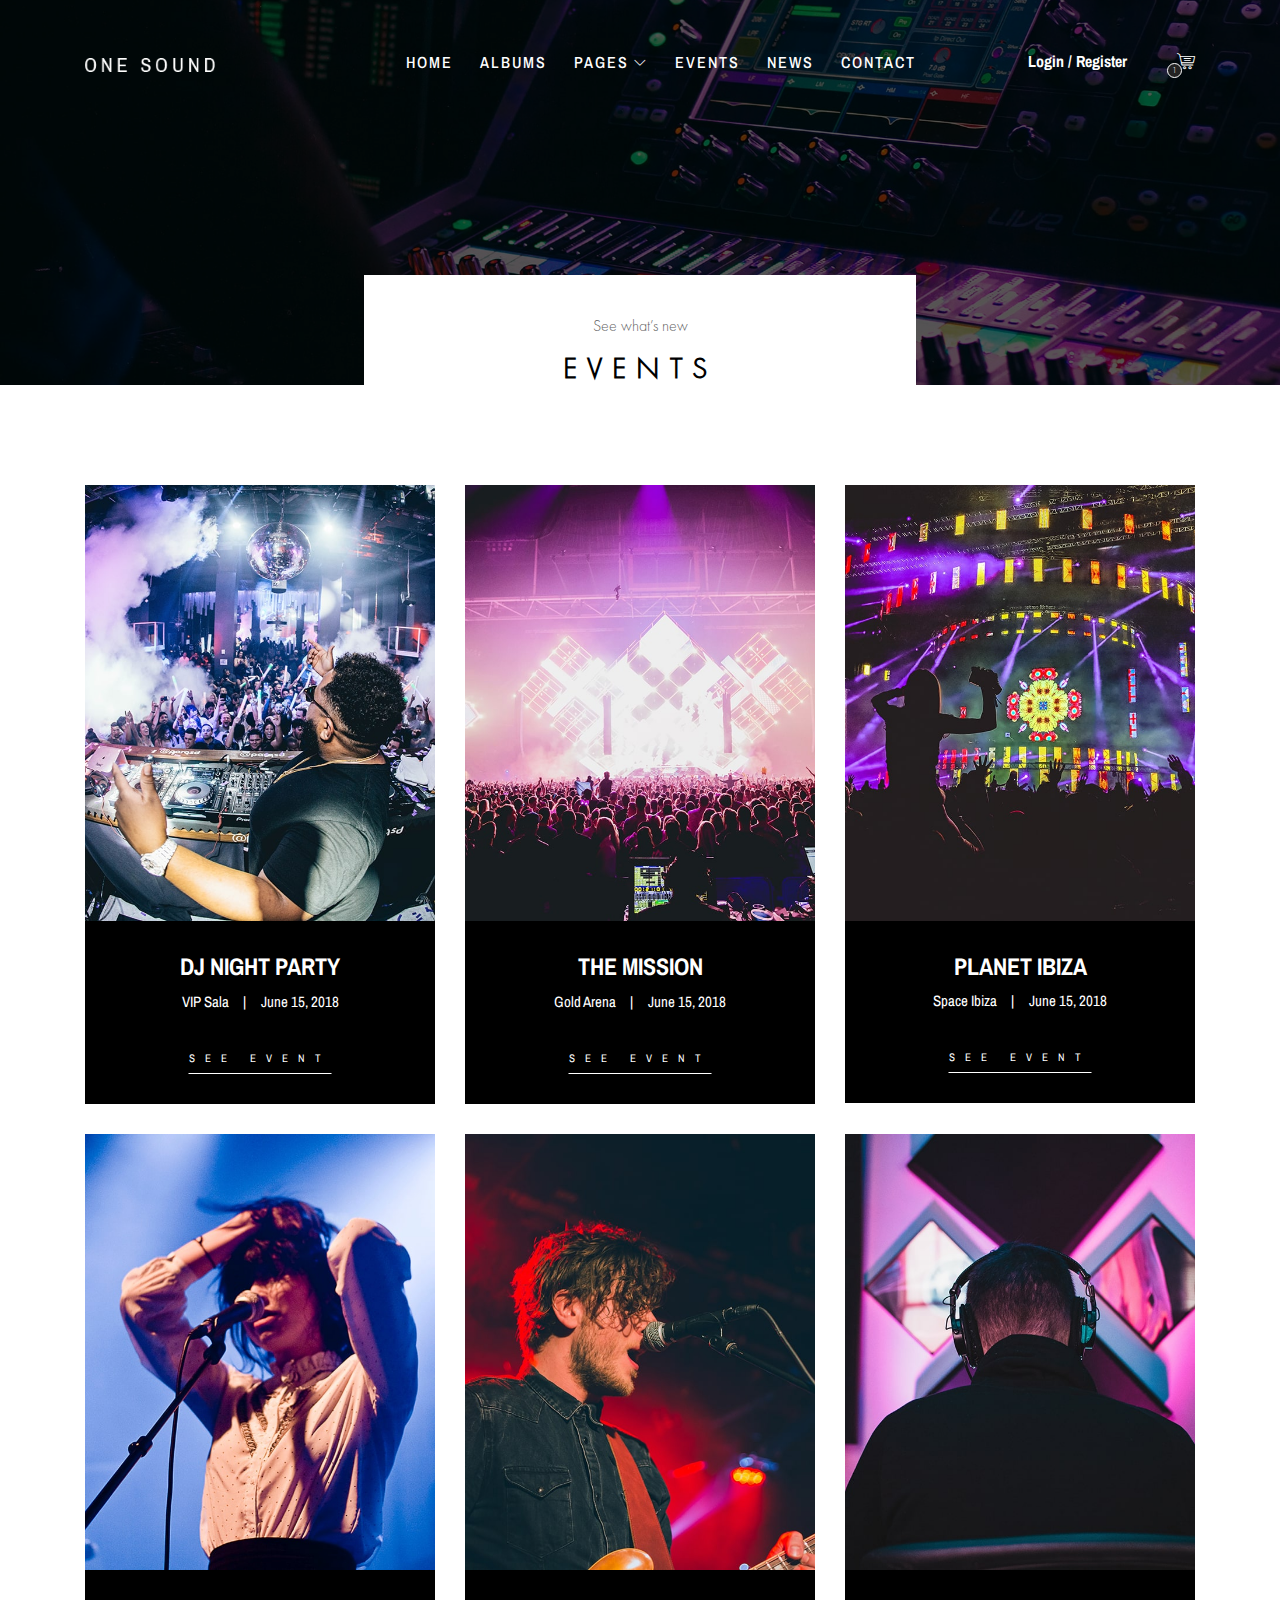
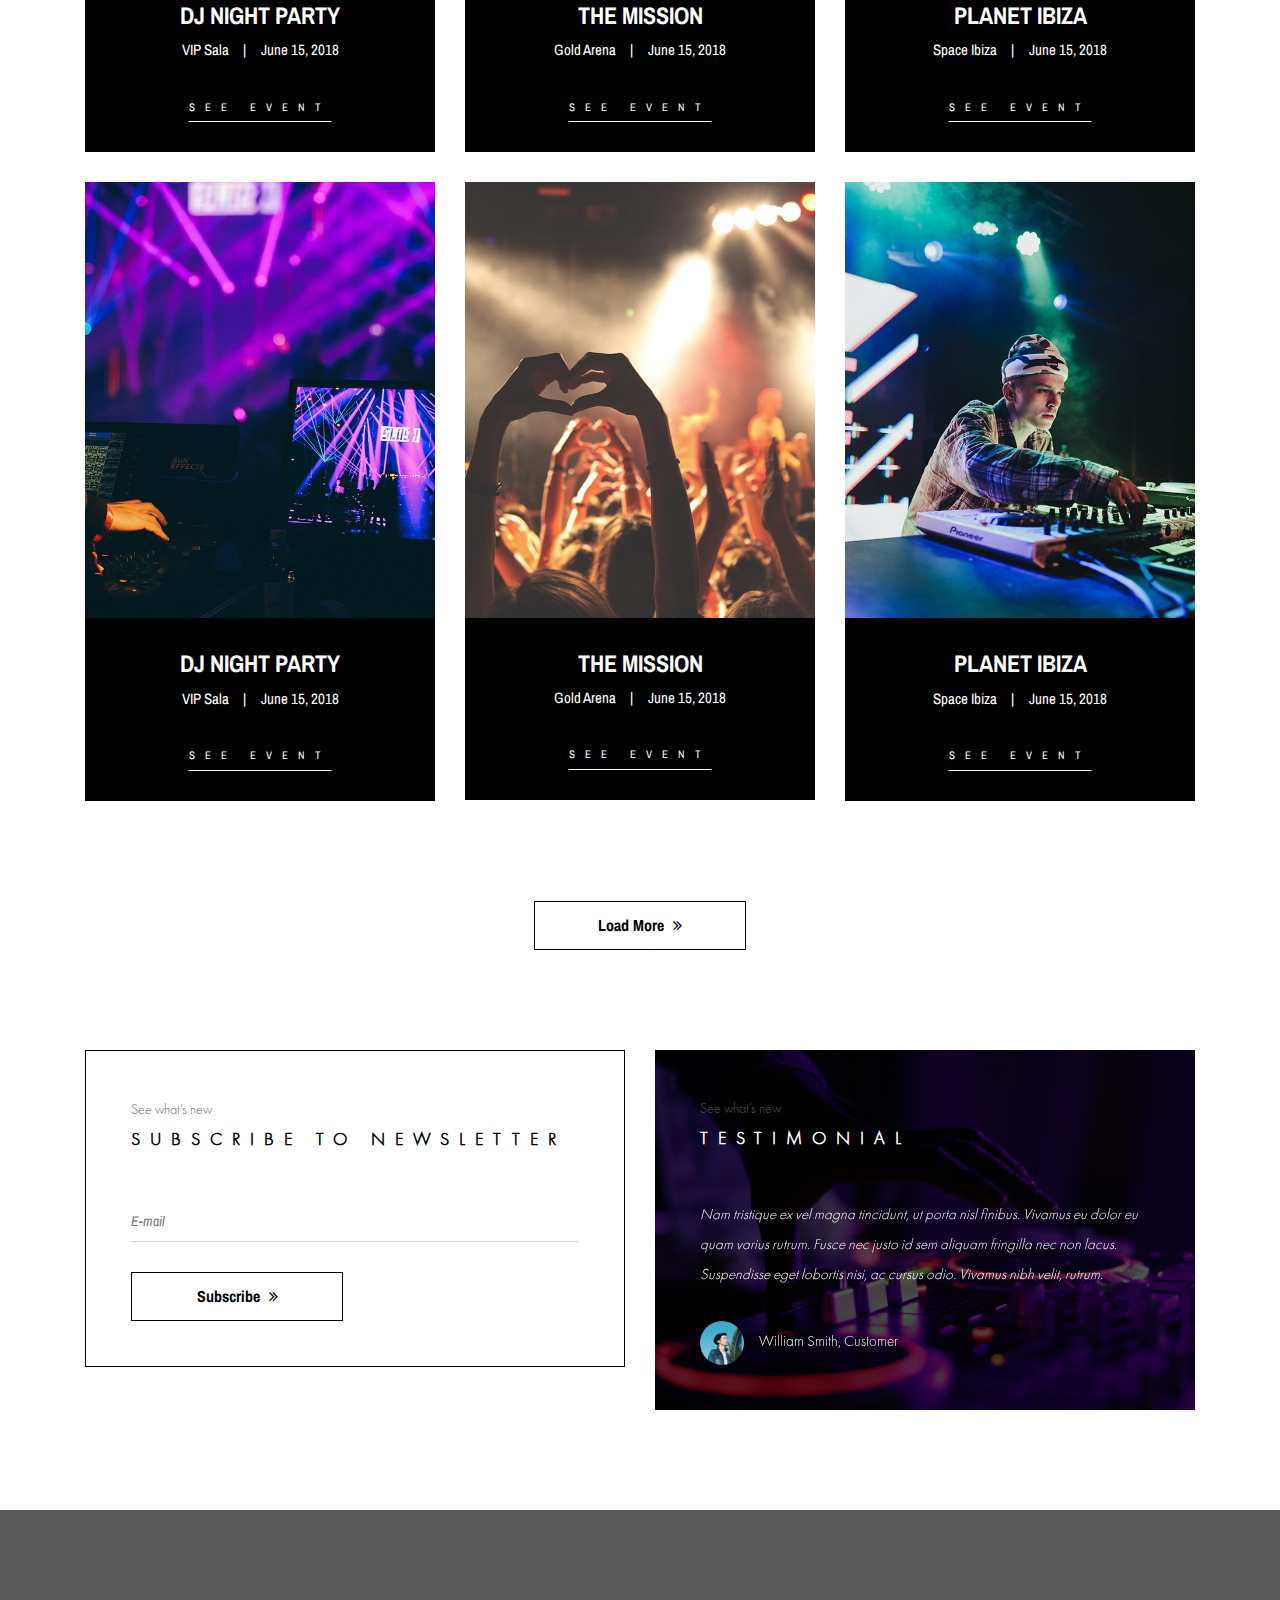
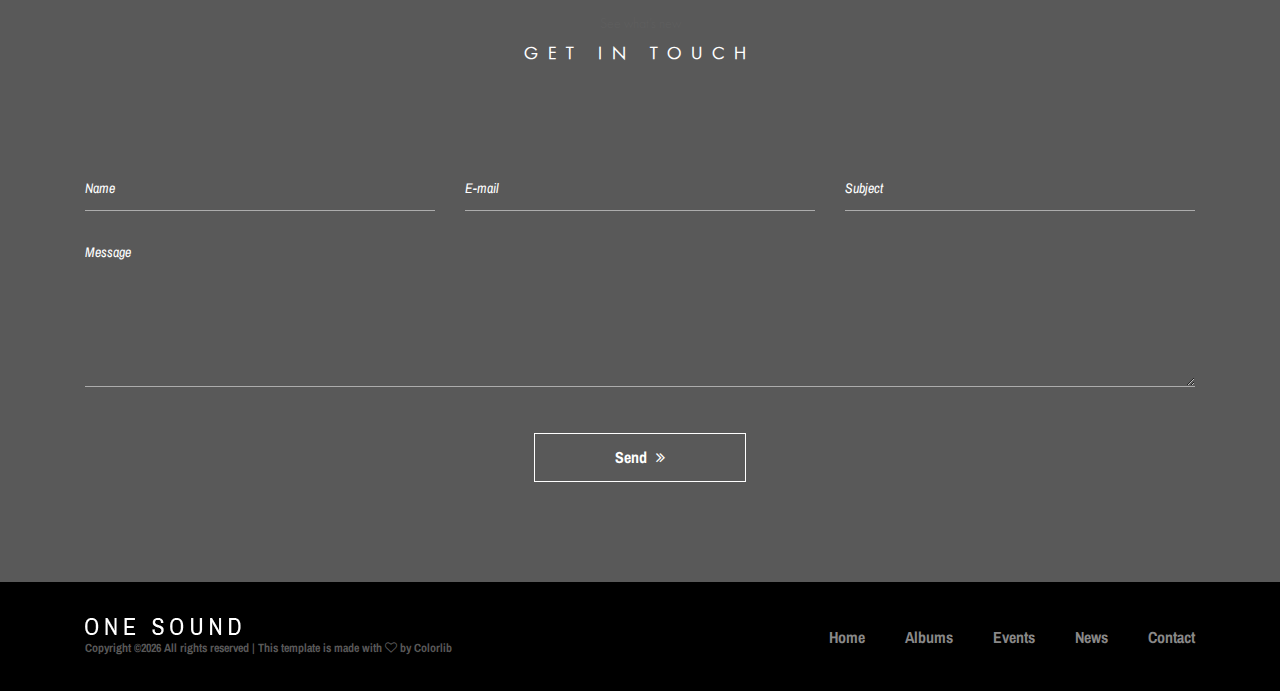
<file: one-music/event.html>
<!DOCTYPE html>
<html lang="en">

<head>
    <meta charset="UTF-8">
    <meta name="description" content="">
    <meta http-equiv="X-UA-Compatible" content="IE=edge">
    <meta name="viewport" content="width=device-width, initial-scale=1, shrink-to-fit=no">
    <!-- The above 4 meta tags *must* come first in the head; any other head content must come *after* these tags -->

    <!-- Title -->
    <title>One Music - Modern Music HTML5 Template</title>

    <!-- Favicon -->
    <link rel="icon" href="img/core-img/favicon.ico">

    <!-- Stylesheet -->
    <link rel="stylesheet" href="style.css">

</head>

<body>
    <!-- Preloader -->
    <div class="preloader d-flex align-items-center justify-content-center">
        <div class="lds-ellipsis">
            <div></div>
            <div></div>
            <div></div>
            <div></div>
        </div>
    </div>

    <!-- ##### Header Area Start ##### -->
    <header class="header-area">
        <!-- Navbar Area -->
        <div class="oneMusic-main-menu">
            <div class="classy-nav-container breakpoint-off">
                <div class="container">
                    <!-- Menu -->
                    <nav class="classy-navbar justify-content-between" id="oneMusicNav">

                        <!-- Nav brand -->
                        <a href="index.html" class="nav-brand"><img src="img/core-img/logo.png" alt=""></a>

                        <!-- Navbar Toggler -->
                        <div class="classy-navbar-toggler">
                            <span class="navbarToggler"><span></span><span></span><span></span></span>
                        </div>

                        <!-- Menu -->
                        <div class="classy-menu">

                            <!-- Close Button -->
                            <div class="classycloseIcon">
                                <div class="cross-wrap"><span class="top"></span><span class="bottom"></span></div>
                            </div>

                            <!-- Nav Start -->
                            <div class="classynav">
                                <ul>
                                    <li><a href="index.html">Home</a></li>
                                    <li><a href="albums-store.html">Albums</a></li>
                                    <li><a href="#">Pages</a>
                                        <ul class="dropdown">
                                            <li><a href="index.html">Home</a></li>
                                            <li><a href="albums-store.html">Albums</a></li>
                                            <li><a href="event.html">Events</a></li>
                                            <li><a href="contact.html">News</a></li>
                                            <li><a href="contactOld.html">Contact</a></li>
                                            <li><a href="elements.html">Elements</a></li>
                                            <li><a href="login.html">Login</a></li>
                                            <li><a href="#">Dropdown</a>
                                                <ul class="dropdown">
                                                    <li><a href="#">Even Dropdown</a></li>
                                                    <li><a href="#">Even Dropdown</a></li>
                                                    <li><a href="#">Even Dropdown</a></li>
                                                    <li><a href="#">Even Dropdown</a>
                                                        <ul class="dropdown">
                                                            <li><a href="#">Deeply Dropdown</a></li>
                                                            <li><a href="#">Deeply Dropdown</a></li>
                                                            <li><a href="#">Deeply Dropdown</a></li>
                                                            <li><a href="#">Deeply Dropdown</a></li>
                                                            <li><a href="#">Deeply Dropdown</a></li>
                                                        </ul>
                                                    </li>
                                                    <li><a href="#">Even Dropdown</a></li>
                                                </ul>
                                            </li>
                                        </ul>
                                    </li>
                                    <li><a href="event.html">Events</a></li>
                                    <li><a href="contact.html">News</a></li>
                                    <li><a href="contactOld.html">Contact</a></li>
                                </ul>

                                <!-- Login/Register & Cart Button -->
                                <div class="login-register-cart-button d-flex align-items-center">
                                    <!-- Login/Register -->
                                    <div class="login-register-btn mr-50">
                                        <a href="login.html" id="loginBtn">Login / Register</a>
                                    </div>

                                    <!-- Cart Button -->
                                    <div class="cart-btn">
                                        <p><span class="icon-shopping-cart"></span> <span class="quantity">1</span></p>
                                    </div>
                                </div>
                            </div>
                            <!-- Nav End -->

                        </div>
                    </nav>
                </div>
            </div>
        </div>
    </header>
    <!-- ##### Header Area End ##### -->

    <!-- ##### Breadcumb Area Start ##### -->
    <section class="breadcumb-area bg-img bg-overlay" style="background-image: url(img/bg-img/breadcumb3.jpg);">
        <div class="bradcumbContent">
            <p>See what’s new</p>
            <h2>Events</h2>
        </div>
    </section>
    <!-- ##### Breadcumb Area End ##### -->

    <!-- ##### Events Area Start ##### -->
    <section class="events-area section-padding-100">
        <div class="container">
            <div class="row">

                <!-- Single Event Area -->
                <div class="col-12 col-md-6 col-lg-4">
                    <div class="single-event-area mb-30">
                        <div class="event-thumbnail">
                            <img src="img/bg-img/e1.jpg" alt="">
                        </div>
                        <div class="event-text">
                            <h4>Dj Night Party</h4>
                            <div class="event-meta-data">
                                <a href="#" class="event-place">VIP Sala</a>
                                <a href="#" class="event-date">June 15, 2018</a>
                            </div>
                            <a href="#" class="btn see-more-btn">See Event</a>
                        </div>
                    </div>
                </div>

                <!-- Single Event Area -->
                <div class="col-12 col-md-6 col-lg-4">
                    <div class="single-event-area mb-30">
                        <div class="event-thumbnail">
                            <img src="img/bg-img/e2.jpg" alt="">
                        </div>
                        <div class="event-text">
                            <h4>The Mission</h4>
                            <div class="event-meta-data">
                                <a href="#" class="event-place">Gold Arena</a>
                                <a href="#" class="event-date">June 15, 2018</a>
                            </div>
                            <a href="#" class="btn see-more-btn">See Event</a>
                        </div>
                    </div>
                </div>

                <!-- Single Event Area -->
                <div class="col-12 col-md-6 col-lg-4">
                    <div class="single-event-area mb-30">
                        <div class="event-thumbnail">
                            <img src="img/bg-img/e3.jpg" alt="">
                        </div>
                        <div class="event-text">
                            <h4>Planet ibiza</h4>
                            <div class="event-meta-data">
                                <a href="#" class="event-place">Space Ibiza</a>
                                <a href="#" class="event-date">June 15, 2018</a>
                            </div>
                            <a href="#" class="btn see-more-btn">See Event</a>
                        </div>
                    </div>
                </div>

                <!-- Single Event Area -->
                <div class="col-12 col-md-6 col-lg-4">
                    <div class="single-event-area mb-30">
                        <div class="event-thumbnail">
                            <img src="img/bg-img/e4.jpg" alt="">
                        </div>
                        <div class="event-text">
                            <h4>Dj Night Party</h4>
                            <div class="event-meta-data">
                                <a href="#" class="event-place">VIP Sala</a>
                                <a href="#" class="event-date">June 15, 2018</a>
                            </div>
                            <a href="#" class="btn see-more-btn">See Event</a>
                        </div>
                    </div>
                </div>

                <!-- Single Event Area -->
                <div class="col-12 col-md-6 col-lg-4">
                    <div class="single-event-area mb-30">
                        <div class="event-thumbnail">
                            <img src="img/bg-img/e5.jpg" alt="">
                        </div>
                        <div class="event-text">
                            <h4>The Mission</h4>
                            <div class="event-meta-data">
                                <a href="#" class="event-place">Gold Arena</a>
                                <a href="#" class="event-date">June 15, 2018</a>
                            </div>
                            <a href="#" class="btn see-more-btn">See Event</a>
                        </div>
                    </div>
                </div>

                <!-- Single Event Area -->
                <div class="col-12 col-md-6 col-lg-4">
                    <div class="single-event-area mb-30">
                        <div class="event-thumbnail">
                            <img src="img/bg-img/e6.jpg" alt="">
                        </div>
                        <div class="event-text">
                            <h4>Planet ibiza</h4>
                            <div class="event-meta-data">
                                <a href="#" class="event-place">Space Ibiza</a>
                                <a href="#" class="event-date">June 15, 2018</a>
                            </div>
                            <a href="#" class="btn see-more-btn">See Event</a>
                        </div>
                    </div>
                </div>

                <!-- Single Event Area -->
                <div class="col-12 col-md-6 col-lg-4">
                    <div class="single-event-area mb-30">
                        <div class="event-thumbnail">
                            <img src="img/bg-img/e7.jpg" alt="">
                        </div>
                        <div class="event-text">
                            <h4>Dj Night Party</h4>
                            <div class="event-meta-data">
                                <a href="#" class="event-place">VIP Sala</a>
                                <a href="#" class="event-date">June 15, 2018</a>
                            </div>
                            <a href="#" class="btn see-more-btn">See Event</a>
                        </div>
                    </div>
                </div>

                <!-- Single Event Area -->
                <div class="col-12 col-md-6 col-lg-4">
                    <div class="single-event-area mb-30">
                        <div class="event-thumbnail">
                            <img src="img/bg-img/e8.jpg" alt="">
                        </div>
                        <div class="event-text">
                            <h4>The Mission</h4>
                            <div class="event-meta-data">
                                <a href="#" class="event-place">Gold Arena</a>
                                <a href="#" class="event-date">June 15, 2018</a>
                            </div>
                            <a href="#" class="btn see-more-btn">See Event</a>
                        </div>
                    </div>
                </div>

                <!-- Single Event Area -->
                <div class="col-12 col-md-6 col-lg-4">
                    <div class="single-event-area mb-30">
                        <div class="event-thumbnail">
                            <img src="img/bg-img/e9.jpg" alt="">
                        </div>
                        <div class="event-text">
                            <h4>Planet ibiza</h4>
                            <div class="event-meta-data">
                                <a href="#" class="event-place">Space Ibiza</a>
                                <a href="#" class="event-date">June 15, 2018</a>
                            </div>
                            <a href="#" class="btn see-more-btn">See Event</a>
                        </div>
                    </div>
                </div>

            </div>

            <div class="row">
                <div class="col-12">
                    <div class="load-more-btn text-center mt-70">
                        <a href="#" class="btn oneMusic-btn">Load More <i class="fa fa-angle-double-right"></i></a>
                    </div>
                </div>
            </div>
        </div>
    </section>
    <!-- ##### Events Area End ##### -->

    <!-- ##### Newsletter & Testimonials Area Start ##### -->
    <section class="newsletter-testimonials-area">
        <div class="container">
            <div class="row">

                <!-- Newsletter Area -->
                <div class="col-12 col-lg-6">
                    <div class="newsletter-area mb-100">
                        <div class="section-heading text-left mb-50">
                            <p>See what’s new</p>
                            <h2>Subscribe to newsletter</h2>
                        </div>
                        <div class="newsletter-form">
                            <form action="#">
                                <input type="search" name="search" id="newsletterSearch" placeholder="E-mail">
                                <button type="submit" class="btn oneMusic-btn">Subscribe <i class="fa fa-angle-double-right"></i></button>
                            </form>
                        </div>
                    </div>
                </div>

                <!-- Testimonials Area -->
                <div class="col-12 col-lg-6">
                    <div class="testimonials-area mb-100 bg-img bg-overlay" style="background-image: url(img/bg-img/bg-3.jpg);">
                        <div class="section-heading white text-left mb-50">
                            <p>See what’s new</p>
                            <h2>Testimonial</h2>
                        </div>
                        <!-- Testimonial Slide -->
                        <div class="testimonials-slide owl-carousel">
                            <!-- Single Slide -->
                            <div class="single-slide">
                                <p>Nam tristique ex vel magna tincidunt, ut porta nisl finibus. Vivamus eu dolor eu quam varius rutrum. Fusce nec justo id sem aliquam fringilla nec non lacus. Suspendisse eget lobortis nisi, ac cursus odio. Vivamus nibh velit, rutrum.</p>
                                <div class="testimonial-info d-flex align-items-center">
                                    <div class="testimonial-thumb">
                                        <img src="img/bg-img/t1.jpg" alt="">
                                    </div>
                                    <p>William Smith, Customer</p>
                                </div>
                            </div>
                            <!-- Single Slide -->
                            <div class="single-slide">
                                <p>Nam tristique ex vel magna tincidunt, ut porta nisl finibus. Vivamus eu dolor eu quam varius rutrum. Fusce nec justo id sem aliquam fringilla nec non lacus. Suspendisse eget lobortis nisi, ac cursus odio. Vivamus nibh velit, rutrum.</p>
                                <div class="testimonial-info d-flex align-items-center">
                                    <div class="testimonial-thumb">
                                        <img src="img/bg-img/t1.jpg" alt="">
                                    </div>
                                    <p>Nazrul Islam, Developer</p>
                                </div>
                            </div>
                        </div>
                    </div>
                </div>

            </div>
        </div>
    </section>
    <!-- ##### Newsletter & Testimonials Area End ##### -->

    <!-- ##### Contact Area Start ##### -->
    <section class="contact-area section-padding-100 bg-img bg-overlay bg-fixed has-bg-img" style="background-image: url(img/bg-img/bg-2.jpg);">
        <div class="container">
            <div class="row">
                <div class="col-12">
                    <div class="section-heading white">
                        <p>See what’s new</p>
                        <h2>Get In Touch</h2>
                    </div>
                </div>
            </div>

            <div class="row">
                <div class="col-12">
                    <!-- Contact Form Area -->
                    <div class="contact-form-area">
                        <form action="#" method="post">
                            <div class="row">
                                <div class="col-md-6 col-lg-4">
                                    <div class="form-group">
                                        <input type="text" class="form-control" id="name" placeholder="Name">
                                    </div>
                                </div>
                                <div class="col-md-6 col-lg-4">
                                    <div class="form-group">
                                        <input type="email" class="form-control" id="email" placeholder="E-mail">
                                    </div>
                                </div>
                                <div class="col-lg-4">
                                    <div class="form-group">
                                        <input type="text" class="form-control" id="subject" placeholder="Subject">
                                    </div>
                                </div>
                                <div class="col-12">
                                    <div class="form-group">
                                        <textarea name="message" class="form-control" id="message" cols="30" rows="10" placeholder="Message"></textarea>
                                    </div>
                                </div>
                                <div class="col-12 text-center">
                                    <button class="btn oneMusic-btn mt-30" type="submit">Send <i class="fa fa-angle-double-right"></i></button>
                                </div>
                            </div>
                        </form>
                    </div>
                </div>
            </div>
        </div>
    </section>
    <!-- ##### Contact Area End ##### -->

    <!-- ##### Footer Area Start ##### -->
    <footer class="footer-area">
        <div class="container">
            <div class="row d-flex flex-wrap align-items-center">
                <div class="col-12 col-md-6">
                    <a href="#"><img src="img/core-img/logo.png" alt=""></a>
                    <p class="copywrite-text"><a href="#"><!-- Link back to Colorlib can't be removed. Template is licensed under CC BY 3.0. -->
Copyright &copy;<script>document.write(new Date().getFullYear());</script> All rights reserved | This template is made with <i class="fa fa-heart-o" aria-hidden="true"></i> by <a href="https://colorlib.com" target="_blank">Colorlib</a>
<!-- Link back to Colorlib can't be removed. Template is licensed under CC BY 3.0. --></p>
                </div>

                <div class="col-12 col-md-6">
                    <div class="footer-nav">
                        <ul>
                            <li><a href="#">Home</a></li>
                            <li><a href="#">Albums</a></li>
                            <li><a href="#">Events</a></li>
                            <li><a href="#">News</a></li>
                            <li><a href="#">Contact</a></li>
                        </ul>
                    </div>
                </div>
            </div>
        </div>
    </footer>
    <!-- ##### Footer Area Start ##### -->

    <!-- ##### All Javascript Script ##### -->
    <!-- jQuery-2.2.4 js -->
    <script src="js/jquery/jquery-2.2.4.min.js"></script>
    <!-- Popper js -->
    <script src="js/bootstrap/popper.min.js"></script>
    <!-- Bootstrap js -->
    <script src="js/bootstrap/bootstrap.min.js"></script>
    <!-- All Plugins js -->
    <script src="js/plugins/plugins.js"></script>
    <!-- Active js -->
    <script src="js/active.js"></script>
</body>

</html>
</file>
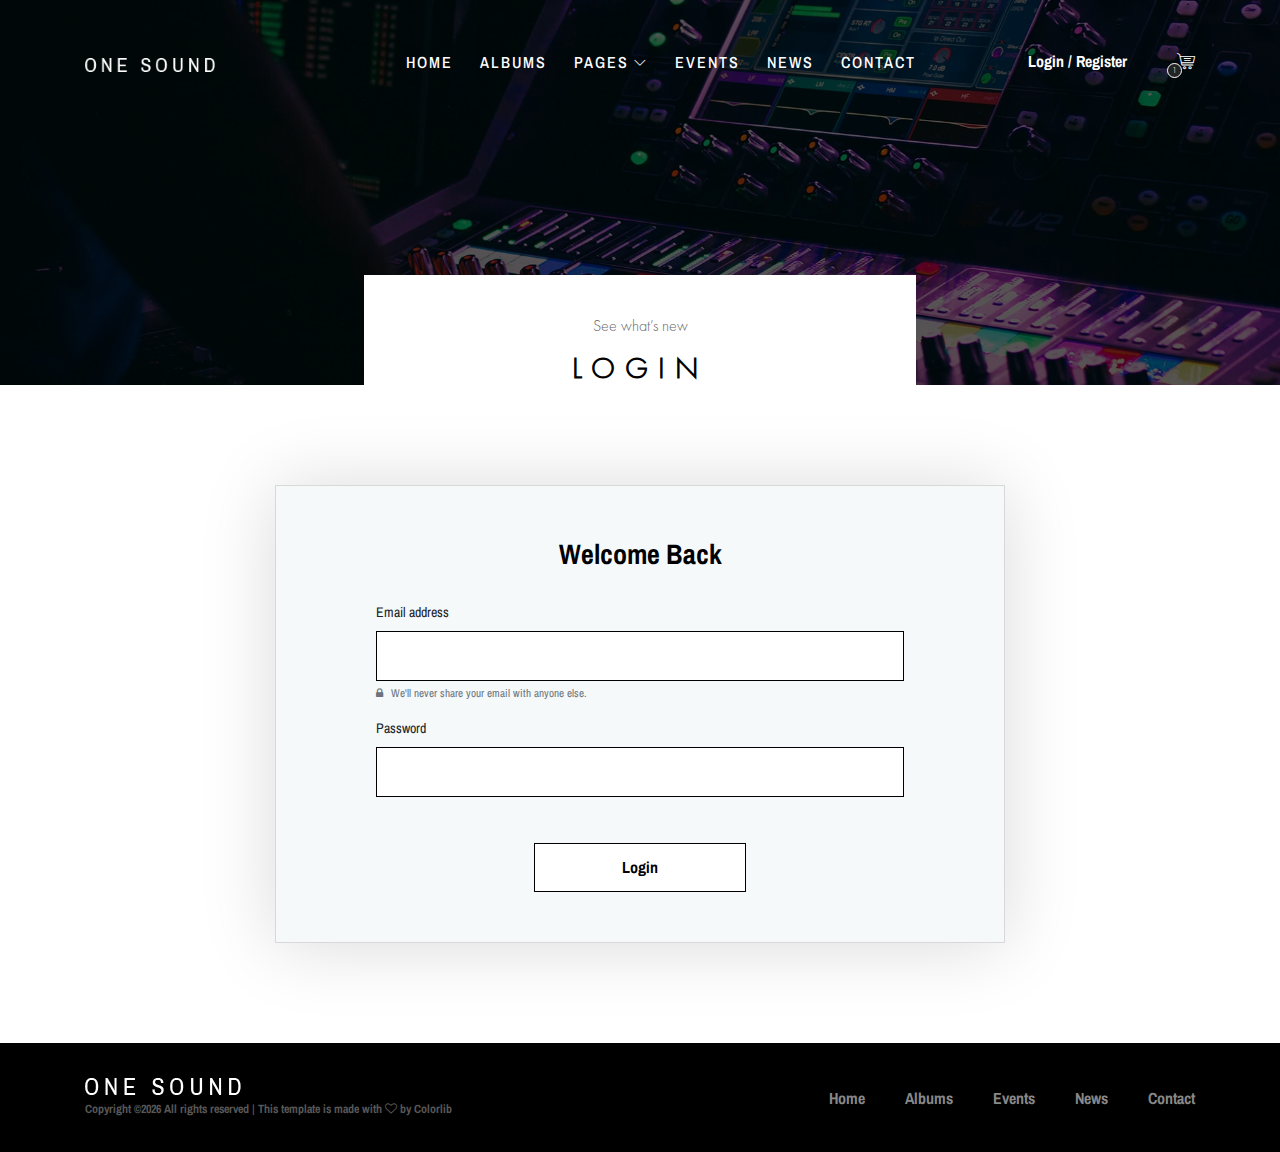
<file: one-music/login.html>
<!DOCTYPE html>
<html lang="en">

<head>
    <meta charset="UTF-8">
    <meta name="description" content="">
    <meta http-equiv="X-UA-Compatible" content="IE=edge">
    <meta name="viewport" content="width=device-width, initial-scale=1, shrink-to-fit=no">
    <!-- The above 4 meta tags *must* come first in the head; any other head content must come *after* these tags -->

    <!-- Title -->
    <title>One Music - Modern Music HTML5 Template</title>

    <!-- Favicon -->
    <link rel="icon" href="img/core-img/favicon.ico">

    <!-- Stylesheet -->
    <link rel="stylesheet" href="style.css">

</head>

<body>
    <!-- Preloader -->
    <div class="preloader d-flex align-items-center justify-content-center">
        <div class="lds-ellipsis">
            <div></div>
            <div></div>
            <div></div>
            <div></div>
        </div>
    </div>

    <!-- ##### Header Area Start ##### -->
    <header class="header-area">
        <!-- Navbar Area -->
        <div class="oneMusic-main-menu">
            <div class="classy-nav-container breakpoint-off">
                <div class="container">
                    <!-- Menu -->
                    <nav class="classy-navbar justify-content-between" id="oneMusicNav">

                        <!-- Nav brand -->
                        <a href="index.html" class="nav-brand"><img src="img/core-img/logo.png" alt=""></a>

                        <!-- Navbar Toggler -->
                        <div class="classy-navbar-toggler">
                            <span class="navbarToggler"><span></span><span></span><span></span></span>
                        </div>

                        <!-- Menu -->
                        <div class="classy-menu">

                            <!-- Close Button -->
                            <div class="classycloseIcon">
                                <div class="cross-wrap"><span class="top"></span><span class="bottom"></span></div>
                            </div>

                            <!-- Nav Start -->
                            <div class="classynav">
                                <ul>
                                    <li><a href="index.html">Home</a></li>
                                    <li><a href="albums-store.html">Albums</a></li>
                                    <li><a href="#">Pages</a>
                                        <ul class="dropdown">
                                            <li><a href="index.html">Home</a></li>
                                            <li><a href="albums-store.html">Albums</a></li>
                                            <li><a href="event.html">Events</a></li>
                                            <li><a href="contact.html">News</a></li>
                                            <li><a href="contactOld.html">Contact</a></li>
                                            <li><a href="elements.html">Elements</a></li>
                                            <li><a href="login.html">Login</a></li>
                                            <li><a href="#">Dropdown</a>
                                                <ul class="dropdown">
                                                    <li><a href="#">Even Dropdown</a></li>
                                                    <li><a href="#">Even Dropdown</a></li>
                                                    <li><a href="#">Even Dropdown</a></li>
                                                    <li><a href="#">Even Dropdown</a>
                                                        <ul class="dropdown">
                                                            <li><a href="#">Deeply Dropdown</a></li>
                                                            <li><a href="#">Deeply Dropdown</a></li>
                                                            <li><a href="#">Deeply Dropdown</a></li>
                                                            <li><a href="#">Deeply Dropdown</a></li>
                                                            <li><a href="#">Deeply Dropdown</a></li>
                                                        </ul>
                                                    </li>
                                                    <li><a href="#">Even Dropdown</a></li>
                                                </ul>
                                            </li>
                                        </ul>
                                    </li>
                                    <li><a href="event.html">Events</a></li>
                                    <li><a href="contact.html">News</a></li>
                                    <li><a href="contactOld.html">Contact</a></li>
                                </ul>

                                <!-- Login/Register & Cart Button -->
                                <div class="login-register-cart-button d-flex align-items-center">
                                    <!-- Login/Register -->
                                    <div class="login-register-btn mr-50">
                                        <a href="login.html" id="loginBtn">Login / Register</a>
                                    </div>

                                    <!-- Cart Button -->
                                    <div class="cart-btn">
                                        <p><span class="icon-shopping-cart"></span> <span class="quantity">1</span></p>
                                    </div>
                                </div>
                            </div>
                            <!-- Nav End -->

                        </div>
                    </nav>
                </div>
            </div>
        </div>
    </header>
    <!-- ##### Header Area End ##### -->

    <!-- ##### Breadcumb Area Start ##### -->
    <section class="breadcumb-area bg-img bg-overlay" style="background-image: url(img/bg-img/breadcumb3.jpg);">
        <div class="bradcumbContent">
            <p>See what’s new</p>
            <h2>Login</h2>
        </div>
    </section>
    <!-- ##### Breadcumb Area End ##### -->

    <!-- ##### Login Area Start ##### -->
    <section class="login-area section-padding-100">
        <div class="container">
            <div class="row justify-content-center">
                <div class="col-12 col-lg-8">
                    <div class="login-content">
                        <h3>Welcome Back</h3>
                        <!-- Login Form -->
                        <div class="login-form">
                            <form action="#" method="post">
                                <div class="form-group">
                                    <label for="exampleInputEmail1">Email address</label>
                                    <input type="email" class="form-control" id="exampleInputEmail1" aria-describedby="emailHelp" placeholder="Enter E-mail">
                                    <small id="emailHelp" class="form-text text-muted"><i class="fa fa-lock mr-2"></i>We'll never share your email with anyone else.</small>
                                </div>
                                <div class="form-group">
                                    <label for="exampleInputPassword1">Password</label>
                                    <input type="password" class="form-control" id="exampleInputPassword1" placeholder="Password">
                                </div>
                                <button type="submit" class="btn oneMusic-btn mt-30">Login</button>
                            </form>
                        </div>
                    </div>
                </div>
            </div>
        </div>
    </section>
    <!-- ##### Login Area End ##### -->

    <!-- ##### Footer Area Start ##### -->
    <footer class="footer-area">
        <div class="container">
            <div class="row d-flex flex-wrap align-items-center">
                <div class="col-12 col-md-6">
                    <a href="#"><img src="img/core-img/logo.png" alt=""></a>
                    <p class="copywrite-text"><a href="#"><!-- Link back to Colorlib can't be removed. Template is licensed under CC BY 3.0. -->
Copyright &copy;<script>document.write(new Date().getFullYear());</script> All rights reserved | This template is made with <i class="fa fa-heart-o" aria-hidden="true"></i> by <a href="https://colorlib.com" target="_blank">Colorlib</a>
<!-- Link back to Colorlib can't be removed. Template is licensed under CC BY 3.0. --></p>
                </div>

                <div class="col-12 col-md-6">
                    <div class="footer-nav">
                        <ul>
                            <li><a href="#">Home</a></li>
                            <li><a href="#">Albums</a></li>
                            <li><a href="#">Events</a></li>
                            <li><a href="#">News</a></li>
                            <li><a href="#">Contact</a></li>
                        </ul>
                    </div>
                </div>
            </div>
        </div>
    </footer>
    <!-- ##### Footer Area Start ##### -->

    <!-- ##### All Javascript Script ##### -->
    <!-- jQuery-2.2.4 js -->
    <script src="js/jquery/jquery-2.2.4.min.js"></script>
    <!-- Popper js -->
    <script src="js/bootstrap/popper.min.js"></script>
    <!-- Bootstrap js -->
    <script src="js/bootstrap/bootstrap.min.js"></script>
    <!-- All Plugins js -->
    <script src="js/plugins/plugins.js"></script>
    <!-- Active js -->
    <script src="js/active.js"></script>
</body>

</html>
</file>
<file: one-music/style.css>
/* [Master Stylesheet - v1.0] */
/* :: 1.0 Import Fonts */
@import url("https://fonts.googleapis.com/css?family=Archivo+Narrow:400,400i,500,500i,600,600i,700,700i");
/* :: 2.0 Import All CSS */
@import url(css/bootstrap.min.css);
@import url(css/classy-nav.css);
@import url(css/owl.carousel.min.css);
@import url(css/animate.css);
@import url(css/magnific-popup.css);
@import url(css/font-awesome.min.css);
@import url(css/audioplayer.css);
@import url(css/one-music-icon.css);
/* :: 3.0 Base CSS */
* {
  margin: 0;
  padding: 0; }

body {
  font-family: "Archivo Narrow", sans-serif;
  font-size: 14px; }

h1,
h2,
h3,
h4,
h5,
h6 {
  font-family: "Archivo Narrow", sans-serif;
  color: #000000;
  line-height: 1.3;
  font-weight: 700; }

p {
  font-family: "Archivo Narrow", sans-serif;
  color: #5f5f5f;
  font-size: 15px;
  line-height: 2;
  font-weight: 400; }

a,
a:hover,
a:focus {
  -webkit-transition-duration: 500ms;
  transition-duration: 500ms;
  text-decoration: none;
  outline: 0 solid transparent;
  color: #000000;
  font-weight: 700;
  font-size: 16px;
  font-family: "Archivo Narrow", sans-serif; }

ul,
ol {
  margin: 0; }
  ul li,
  ol li {
    list-style: none; }

img {
  height: auto;
  max-width: 100%; }

/* :: 3.1.0 Spacing */
.mt-15 {
  margin-top: 15px !important; }

.mt-30 {
  margin-top: 30px !important; }

.mt-50 {
  margin-top: 50px !important; }

.mt-70 {
  margin-top: 70px !important; }

.mt-100 {
  margin-top: 100px !important; }

.mb-15 {
  margin-bottom: 15px !important; }

.mb-30 {
  margin-bottom: 30px !important; }

.mb-50 {
  margin-bottom: 50px !important; }

.mb-70 {
  margin-bottom: 70px !important; }

.mb-100 {
  margin-bottom: 100px !important; }

.ml-15 {
  margin-left: 15px !important; }

.ml-30 {
  margin-left: 30px !important; }

.ml-50 {
  margin-left: 50px !important; }

.mr-15 {
  margin-right: 15px !important; }

.mr-30 {
  margin-right: 30px !important; }

.mr-50 {
  margin-right: 50px !important; }

/* :: 3.2.0 Height */
.height-400 {
  height: 400px !important; }

.height-500 {
  height: 500px !important; }

.height-600 {
  height: 600px !important; }

.height-700 {
  height: 700px !important; }

.height-800 {
  height: 800px !important; }

/* :: 3.3.0 Section Padding */
.section-padding-100 {
  padding-top: 100px;
  padding-bottom: 100px; }

.section-padding-100-0 {
  padding-top: 100px;
  padding-bottom: 0; }

.section-padding-0-100 {
  padding-top: 0;
  padding-bottom: 100px; }

.section-padding-100-70 {
  padding-top: 100px;
  padding-bottom: 70px; }

/* :: 3.4.0 Section Heading */
.section-heading {
  position: relative;
  z-index: 1;
  margin-bottom: 100px;
  text-align: center; }
  .section-heading p {
    color: #5f5f5f;
    font-size: 14px;
    margin-bottom: 5px; }
  .section-heading h2 {
    font-size: 18px;
    text-transform: uppercase;
    letter-spacing: 10px;
    margin-bottom: 0; }
    @media only screen and (max-width: 767px) {
      .section-heading h2 {
        letter-spacing: 5px; } }
  .section-heading.white h2 {
    color: #fff; }
  .section-heading.style-2 p {
    font-size: 16px; }
  .section-heading.style-2 h2 {
    font-size: 30px; }
    @media only screen and (max-width: 767px) {
      .section-heading.style-2 h2 {
        font-size: 24px; } }

/* :: 3.5.0 Preloader */
.preloader {
  background-color: #ffffff;
  width: 100%;
  height: 100%;
  position: fixed;
  top: 0;
  left: 0;
  right: 0;
  z-index: 99999; }
  .preloader .lds-ellipsis {
    display: inline-block;
    position: relative;
    width: 64px;
    height: 64px; }
    .preloader .lds-ellipsis div {
      position: absolute;
      top: 27px;
      width: 11px;
      height: 11px;
      border-radius: 50%;
      background: #000000;
      animation-timing-function: cubic-bezier(0, 1, 1, 0); }
      .preloader .lds-ellipsis div:nth-child(1) {
        left: 6px;
        -webkit-animation: lds-ellipsis1 0.6s infinite;
        animation: lds-ellipsis1 0.6s infinite; }
      .preloader .lds-ellipsis div:nth-child(2) {
        left: 6px;
        -webkit-animation: lds-ellipsis2 0.6s infinite;
        animation: lds-ellipsis2 0.6s infinite; }
      .preloader .lds-ellipsis div:nth-child(3) {
        left: 26px;
        -webkit-animation: lds-ellipsis2 0.6s infinite;
        animation: lds-ellipsis2 0.6s infinite; }
      .preloader .lds-ellipsis div:nth-child(4) {
        left: 45px;
        -webkit-animation: lds-ellipsis3 0.6s infinite;
        animation: lds-ellipsis3 0.6s infinite; }

@-webkit-keyframes lds-ellipsis1 {
  0% {
    -webkit-transform: scale(0);
    transform: scale(0); }
  100% {
    -webkit-transform: scale(1);
    transform: scale(1); } }
@keyframes lds-ellipsis1 {
  0% {
    -webkit-transform: scale(0);
    transform: scale(0); }
  100% {
    -webkit-transform: scale(1);
    transform: scale(1); } }
@-webkit-keyframes lds-ellipsis3 {
  0% {
    -webkit-transform: scale(1);
    transform: scale(1); }
  100% {
    -webkit-transform: scale(0);
    transform: scale(0); } }
@keyframes lds-ellipsis3 {
  0% {
    -webkit-transform: scale(1);
    transform: scale(1); }
  100% {
    -webkit-transform: scale(0);
    transform: scale(0); } }
@-webkit-keyframes lds-ellipsis2 {
  0% {
    -webkit-transform: translate(0, 0);
    transform: translate(0, 0); }
  100% {
    -webkit-transform: translate(19px, 0);
    transform: translate(19px, 0); } }
@keyframes lds-ellipsis2 {
  0% {
    -webkit-transform: translate(0, 0);
    transform: translate(0, 0); }
  100% {
    -webkit-transform: translate(19px, 0);
    transform: translate(19px, 0); } }
/* :: 3.6.0 Miscellaneous */
.bg-img {
  background-position: center center;
  background-size: cover;
  background-repeat: no-repeat; }

.bg-white {
  background-color: #ffffff !important; }

.bg-dark {
  background-color: #000000 !important; }

.bg-transparent {
  background-color: transparent !important; }

.bg-gray {
  background-color: #f5f9fa; }

.font-bold {
  font-weight: 700; }

.font-light {
  font-weight: 300; }

.bg-overlay {
  position: relative;
  z-index: 2;
  background-position: center center;
  background-size: cover; }
  .bg-overlay::after {
    background-color: rgba(0, 0, 0, 0.65);
    position: absolute;
    z-index: -1;
    top: 0;
    left: 0;
    width: 100%;
    height: 100%;
    content: ""; }

.bg-fixed {
  background-attachment: fixed !important; }

/* :: 3.7.0 ScrollUp */
#scrollUp {
  background-color: #000000;
  border-radius: 0;
  bottom: 50px;
  box-shadow: 0 2px 6px 0 rgba(0, 0, 0, 0.3);
  color: #ffffff;
  font-size: 24px;
  height: 40px;
  line-height: 40px;
  right: 50px;
  text-align: center;
  width: 40px;
  -webkit-transition-duration: 500ms;
  transition-duration: 500ms;
  box-shadow: 0 1px 5px 2px rgba(0, 0, 0, 0.15); }
  @media only screen and (max-width: 767px) {
    #scrollUp {
      right: 30px;
      bottom: 30px; } }
  #scrollUp:hover {
    background-color: #fff;
    color: #232323; }

/* :: 3.8.0 oneMusic Button */
.oneMusic-btn {
  background-color: #fff;
  -webkit-transition-duration: 500ms;
  transition-duration: 500ms;
  position: relative;
  z-index: 1;
  display: inline-block;
  min-width: 212px;
  height: 49px;
  color: #000;
  border: 1px solid #000;
  border-radius: 0;
  padding: 0 30px;
  font-size: 16px;
  line-height: 47px;
  font-weight: 700;
  text-transform: capitalize; }
  .oneMusic-btn i {
    margin-left: 5px; }
  .oneMusic-btn:hover, .oneMusic-btn:focus {
    font-size: 16px;
    font-weight: 700;
    background-color: #000000;
    color: #fff; }
  .oneMusic-btn.btn-2 {
    background-color: #000000;
    color: #fff; }
    .oneMusic-btn.btn-2:hover, .oneMusic-btn.btn-2:focus {
      background-color: #fff;
      color: #232323; }

/* :: 4.0 Header Area CSS */
.header-area {
  position: absolute;
  z-index: 1000;
  width: 100%;
  top: 20px;
  left: 0;
  z-index: 1000; }
  .header-area .oneMusic-main-menu {
    position: relative;
    width: 100%;
    height: 85px;
    background-color: transparent; }
    @media only screen and (max-width: 767px) {
      .header-area .oneMusic-main-menu {
        height: 70px; } }
    .header-area .oneMusic-main-menu .classy-nav-container {
      background-color: transparent; }
    .header-area .oneMusic-main-menu .classy-navbar {
      background-color: transparent;
      height: 85px;
      padding: 0; }
      @media only screen and (max-width: 767px) {
        .header-area .oneMusic-main-menu .classy-navbar {
          height: 70px; } }
      .header-area .oneMusic-main-menu .classy-navbar .classynav ul li a {
        font-style: normal;
        letter-spacing: 2px;
        font-weight: 500;
        text-transform: uppercase;
        color: #ffffff;
        font-size: 16px; }
        .header-area .oneMusic-main-menu .classy-navbar .classynav ul li a:hover, .header-area .oneMusic-main-menu .classy-navbar .classynav ul li a:focus {
          color: rgba(255, 255, 255, 0.7); }
        @media only screen and (min-width: 768px) and (max-width: 991px) {
          .header-area .oneMusic-main-menu .classy-navbar .classynav ul li a {
            background-color: rgba(0, 0, 0, 0);
            border-bottom-color: rgba(255, 255, 255, 0.1); } }
        @media only screen and (max-width: 767px) {
          .header-area .oneMusic-main-menu .classy-navbar .classynav ul li a {
            background-color: rgba(0, 0, 0, 0);
            border-bottom-color: rgba(255, 255, 255, 0.1); } }
      .header-area .oneMusic-main-menu .classy-navbar .classynav ul li.megamenu-item > a::after,
      .header-area .oneMusic-main-menu .classy-navbar .classynav ul li.has-down > a::after {
        color: #ffffff; }
      .header-area .oneMusic-main-menu .classy-navbar .classynav ul li.megamenu-item ul li > a::after,
      .header-area .oneMusic-main-menu .classy-navbar .classynav ul li.has-down ul li > a::after {
        color: #232323; }
        @media only screen and (max-width: 767px) {
          .header-area .oneMusic-main-menu .classy-navbar .classynav ul li.megamenu-item ul li > a::after,
          .header-area .oneMusic-main-menu .classy-navbar .classynav ul li.has-down ul li > a::after {
            color: #ffffff; } }
      .header-area .oneMusic-main-menu .classy-navbar .classynav ul li ul li a {
        color: #232323; }
        .header-area .oneMusic-main-menu .classy-navbar .classynav ul li ul li a:hover, .header-area .oneMusic-main-menu .classy-navbar .classynav ul li ul li a:focus {
          color: #888888; }
        @media only screen and (min-width: 992px) and (max-width: 1199px) {
          .header-area .oneMusic-main-menu .classy-navbar .classynav ul li ul li a {
            padding: 0 15px; } }
        @media only screen and (min-width: 768px) and (max-width: 991px) {
          .header-area .oneMusic-main-menu .classy-navbar .classynav ul li ul li a {
            color: #ffffff;
            padding: 0 30px;
            border-bottom-color: rgba(255, 255, 255, 0.1); } }
        @media only screen and (max-width: 767px) {
          .header-area .oneMusic-main-menu .classy-navbar .classynav ul li ul li a {
            color: #ffffff;
            padding: 0 30px;
            border-bottom-color: rgba(255, 255, 255, 0.1) !important; } }
      .header-area .oneMusic-main-menu .classy-navbar .classynav ul li .dropdown li .dropdown li .dropdown li a {
        border-bottom: 1px solid rgba(242, 244, 248, 0.7); }
        @media only screen and (min-width: 768px) and (max-width: 991px) {
          .header-area .oneMusic-main-menu .classy-navbar .classynav ul li .dropdown li .dropdown li .dropdown li a {
            border-bottom-color: rgba(255, 255, 255, 0.1) !important; } }
        @media only screen and (max-width: 767px) {
          .header-area .oneMusic-main-menu .classy-navbar .classynav ul li .dropdown li .dropdown li .dropdown li a {
            border-bottom-color: rgba(255, 255, 255, 0.1) !important; } }
    .header-area .oneMusic-main-menu .login-register-cart-button {
      position: relative;
      z-index: 1;
      margin-left: 100px; }
      @media only screen and (min-width: 768px) and (max-width: 991px) {
        .header-area .oneMusic-main-menu .login-register-cart-button {
          margin-left: 12px;
          margin-top: 15px; } }
      @media only screen and (max-width: 767px) {
        .header-area .oneMusic-main-menu .login-register-cart-button {
          margin-left: 12px;
          margin-top: 15px; } }
      .header-area .oneMusic-main-menu .login-register-cart-button .login-register-btn {
        position: relative;
        z-index: 10; }
        .header-area .oneMusic-main-menu .login-register-cart-button .login-register-btn a {
          -webkit-transition-duration: 500ms;
          transition-duration: 500ms;
          margin-bottom: 0;
          color: #fff;
          font-weight: 700;
          font-size: 16px;
          cursor: pointer;
          line-height: 1; }
          .header-area .oneMusic-main-menu .login-register-cart-button .login-register-btn a:hover, .header-area .oneMusic-main-menu .login-register-cart-button .login-register-btn a:focus {
            color: rgba(255, 255, 255, 0.7); }
      .header-area .oneMusic-main-menu .login-register-cart-button .cart-btn {
        position: relative;
        z-index: 10; }
        .header-area .oneMusic-main-menu .login-register-cart-button .cart-btn p {
          -webkit-transition-duration: 500ms;
          transition-duration: 500ms;
          margin-bottom: 0;
          color: #fff;
          font-size: 18px;
          cursor: pointer;
          line-height: 1; }
          .header-area .oneMusic-main-menu .login-register-cart-button .cart-btn p:hover, .header-area .oneMusic-main-menu .login-register-cart-button .cart-btn p:focus {
            color: rgba(255, 255, 255, 0.7); }
          .header-area .oneMusic-main-menu .login-register-cart-button .cart-btn p .quantity {
            width: 15px;
            height: 15px;
            border: 1px solid #fff;
            background-color: #232323;
            color: #fff;
            display: block;
            position: absolute;
            bottom: -5px;
            left: -10px;
            z-index: 10;
            font-size: 9px;
            font-weight: 400;
            border-radius: 50%;
            line-height: 13px;
            text-align: center; }
  .header-area .is-sticky .oneMusic-main-menu {
    position: fixed;
    width: 100%;
    height: 85px;
    top: 0;
    left: 0;
    z-index: 9999;
    background-color: #000000;
    box-shadow: 0 5px 50px 15px rgba(0, 0, 0, 0.2); }
    @media only screen and (max-width: 767px) {
      .header-area .is-sticky .oneMusic-main-menu {
        height: 70px; } }

.classy-navbar .nav-brand {
  max-width: 130px; }

@media only screen and (min-width: 768px) and (max-width: 991px) {
  .breakpoint-on .classy-navbar .classy-menu {
    background-color: #000000; } }
@media only screen and (max-width: 767px) {
  .breakpoint-on .classy-navbar .classy-menu {
    background-color: #000000; } }

@media only screen and (min-width: 768px) and (max-width: 991px) {
  .classynav ul li .megamenu .single-mega.cn-col-4 {
    padding: 0; } }
@media only screen and (max-width: 767px) {
  .classynav ul li .megamenu .single-mega.cn-col-4 {
    padding: 0; } }

.classycloseIcon .cross-wrap span {
  background: #ffffff; }

/* :: 5.0 Hero Slides Area */
.hero-area,
.hero-slides {
  position: relative;
  z-index: 1; }

.single-hero-slide {
  width: 100%;
  height: 100vh;
  position: relative;
  z-index: 1;
  padding: 0 30px;
  overflow: hidden; }
  @media only screen and (min-width: 992px) and (max-width: 1199px) {
    .single-hero-slide {
      height: 100vh; } }
  @media only screen and (min-width: 768px) and (max-width: 991px) {
    .single-hero-slide {
      height: 100vh; } }
  @media only screen and (max-width: 767px) {
    .single-hero-slide {
      height: 100vh; } }
  .single-hero-slide::after {
    position: absolute;
    width: 100%;
    height: 100%;
    z-index: -5;
    top: 0;
    left: 0;
    background-color: rgba(0, 0, 0, 0.35);
    content: ''; }
  .single-hero-slide .slide-img {
    position: absolute;
    width: 100%;
    height: 100%;
    z-index: -10;
    left: 0;
    right: 0;
    top: 0;
    bottom: 0; }
  .single-hero-slide .hero-slides-content {
    display: inline-block;
    width: 100%; }
    .single-hero-slide .hero-slides-content h6 {
      font-size: 18px;
      color: #fff;
      letter-spacing: 20px;
      text-transform: uppercase;
      margin-bottom: 20px;
      display: block; }
      @media only screen and (max-width: 767px) {
        .single-hero-slide .hero-slides-content h6 {
          letter-spacing: 5px; } }
    .single-hero-slide .hero-slides-content h2 {
      position: relative;
      z-index: 1;
      font-size: 60px;
      color: #ffffff;
      margin-bottom: 0;
      font-weight: 400;
      display: block;
      text-transform: capitalize;
      letter-spacing: 6px;
      overflow: hidden;}
      .single-hero-slide .hero-slides-content h2 span{
        position: absolute;
        top: 0;
        width: 100%;
        height: 100%;
        left: 0;
        color: rgb(0, 0, 0);
        text-shadow: 1px 1px #b6b6b6;
        /*-webkit-animation: textsonar 6s linear infinite;*/
        /*animation: textsonar 6s linear infinite;*/
      }
      @media only screen and (min-width: 768px) and (max-width: 991px) {
        .single-hero-slide .hero-slides-content h2 {
          letter-spacing: 15px;
          font-size: 42px; } }
      @media only screen and (max-width: 767px) {
        .single-hero-slide .hero-slides-content h2 {
          letter-spacing: 5px;
          font-size: 30px; } }
    .single-hero-slide .hero-slides-content .btn {
      border: 1px solid #fff;
      background-color: transparent;
      color: #fff; }
      .single-hero-slide .hero-slides-content .btn:hover, .single-hero-slide .hero-slides-content .btn:focus {
        background-color: #fff;
        color: #000000; }

@-webkit-keyframes textsonar {
  0% {
    -webkit-transform: scaleX(1);
    transform: scaleX(1); }
  50% {
    -webkit-transform: scaleX(1.15);
    transform: scaleX(1.15); }
  100% {
    -webkit-transform: scaleX(1);
    transform: scaleX(1); } }
@keyframes textsonar {
  0% {
    -webkit-transform: scaleX(1);
    transform: scaleX(1); }
  50% {
    -webkit-transform: scaleX(1.15);
    transform: scaleX(1.15); }
  100% {
    -webkit-transform: scaleX(1);
    transform: scaleX(1); } }
.single-hero-slide .slide-img {
  /*-webkit-animation: slide 12s linear infinite;*/
  /*animation: slide 12s linear infinite; */
}

@-webkit-keyframes slide {
  0% {
    -webkit-transform: scale(1);
    transform: scale(1); }
  50% {
    -webkit-transform: scale(1.2);
    transform: scale(1.2); }
  100% {
    -webkit-transform: scale(1);
    transform: scale(1); } }
@keyframes slide {
  0% {
    -webkit-transform: scale(1);
    transform: scale(1); }
  50% {
    -webkit-transform: scale(1.2);
    transform: scale(1.2); }
  100% {
    -webkit-transform: scale(1);
    transform: scale(1); } }
/* :: 6.0 Buy Now Area CSS */
.oneMusic-buy-now-area.has-fluid {
  padding-left: 4%;
  padding-right: 4%;
  position: relative;
  z-index: 1; }

/* :: 7.0 Events Area CSS */
.single-event-area {
  position: relative;
  z-index: 1;
  -webkit-transition-duration: 500ms;
  transition-duration: 500ms; }
  .single-event-area img {
    width: 100%; }
  .single-event-area .event-text {
    text-align: center;
    position: relative;
    z-index: 1;
    padding: 30px 15px;
    background-color: #000;
    -webkit-transition-duration: 500ms;
    transition-duration: 500ms; }
    .single-event-area .event-text h4 {
      color: #fff;
      text-transform: uppercase;
      -webkit-transition-duration: 500ms;
      transition-duration: 500ms; }
    .single-event-area .event-text .event-meta-data {
      position: relative;
      margin-bottom: 30px; }
      .single-event-area .event-text .event-meta-data a {
        -webkit-transition-duration: 500ms;
        transition-duration: 500ms;
        position: relative;
        z-index: 1;
        color: #fff;
        font-size: 15px;
        font-weight: 400;
        display: inline-block;
        padding-right: 29px; }
        .single-event-area .event-text .event-meta-data a:first-child::after {
          position: absolute;
          content: '|';
          top: 0;
          right: 12px;
          z-index: 1; }
        .single-event-area .event-text .event-meta-data a:last-child {
          padding-right: 0; }
    .single-event-area .event-text .see-more-btn {
      font-size: 11px;
      color: #fff;
      text-transform: uppercase;
      letter-spacing: 10px;
      border-bottom: 1px solid #fff;
      padding-left: 0;
      padding-right: 0;
      border-radius: 0; }
      .single-event-area .event-text .see-more-btn:hover, .single-event-area .event-text .see-more-btn:focus {
        font-weight: 400; }
  .single-event-area:hover, .single-event-area:focus {
    box-shadow: 0 5px 80px 0 rgba(0, 0, 0, 0.2); }
    .single-event-area:hover .event-text, .single-event-area:focus .event-text {
      background-color: #f5f9fa; }
      .single-event-area:hover .event-text h4,
      .single-event-area:hover .event-text .event-meta-data a, .single-event-area:focus .event-text h4,
      .single-event-area:focus .event-text .event-meta-data a {
        color: #000000; }
      .single-event-area:hover .event-text .see-more-btn, .single-event-area:focus .event-text .see-more-btn {
        border-bottom-color: #000000;
        color: #000000; }

/* :: 8.0 Newsletter Area CSS */
.newsletter-area {
  position: relative;
  z-index: 1;
  border: 1px solid #000000;
  padding: 45px; }
  .newsletter-area .newsletter-form {
    position: relative;
    z-index: 1; }
    .newsletter-area .newsletter-form input {
      width: 100%;
      height: 40px;
      font-size: 14px;
      color: #b3b3b3;
      font-style: italic;
      border: none;
      border-bottom: 1px solid #d6d6d6;
      margin-bottom: 30px;
      display: block; }

.testimonials-area {
  position: relative;
  z-index: 1;
  padding: 45px; }
  .testimonials-area .testimonials-slide {
    position: relative;
    z-index: 1; }
    .testimonials-area .testimonials-slide .single-slide p {
      font-size: 15px;
      color: #fff;
      font-style: italic; }
    .testimonials-area .testimonials-slide .single-slide .testimonial-info {
      margin-top: 30px;
      display: block; }
      .testimonials-area .testimonials-slide .single-slide .testimonial-info .testimonial-thumb {
        width: 44px;
        height: 44px;
        border-radius: 50%;
        margin-right: 15px; }
        .testimonials-area .testimonials-slide .single-slide .testimonial-info .testimonial-thumb img {
          border-radius: 50%; }
      .testimonials-area .testimonials-slide .single-slide .testimonial-info p {
        font-style: normal;
        font-size: 15px;
        color: #fff;
        margin-bottom: 0; }

/* :: 9.0 Album Catagory Area CSS */
.featured-artist-area {
  position: relative;
  z-index: 1; }

.featured-artist-content {
  position: relative;
  z-index: 1; }
  @media only screen and (max-width: 767px) {
    .featured-artist-content {
      margin-top: 50px; } }
  .featured-artist-content p {
    color: #fff; }

.browse-by-catagories {
  position: relative;
  z-index: 1; }
  .browse-by-catagories a {
    display: inline-block;
    background-color: #f4f4f4;
    border: 2px solid transparent;
    padding: 6px 9px;
    font-size: 15px;
    margin-right: 5px; }
    @media only screen and (min-width: 992px) and (max-width: 1199px) {
      .browse-by-catagories a {
        padding: 4px 7px;
        font-size: 14px;
        margin-right: 4px; } }
    @media only screen and (min-width: 768px) and (max-width: 991px) {
      .browse-by-catagories a {
        padding: 4px 7px;
        font-size: 14px;
        margin-right: 5px;
        margin-bottom: 5px; } }
    @media only screen and (max-width: 767px) {
      .browse-by-catagories a {
        padding: 2px 5px;
        font-size: 13px;
        margin-right: 5px;
        margin-bottom: 5px; } }
    .browse-by-catagories a:hover, .browse-by-catagories a:focus, .browse-by-catagories a.active {
      border: 2px solid #000000; }
    .browse-by-catagories a:first-child {
      border-color: transparent;
      background-color: transparent; }

.single-album {
  position: relative;
  z-index: 1;
  -webkit-transition-duration: 500ms;
  transition-duration: 500ms;
  margin-bottom: 30px; }
  .single-album img {
    width: 100%; }
  .single-album .album-info {
    position: relative;
    z-index: 1;
    text-align: center;
    padding-top: 15px;
    padding-bottom: 15px; }
    .single-album .album-info h5 {
      font-size: 18px;
      margin-bottom: 0;
      text-transform: uppercase; }
    .single-album .album-info p {
      margin-bottom: 0; }
  .single-album:hover, .single-album:focus {
    box-shadow: 0 5px 70px 0 rgba(0, 0, 0, 0.15); }

.single-album-area {
  position: relative;
  z-index: 1;
  -webkit-transition-duration: 500ms;
  transition-duration: 500ms;
  margin-bottom: 30px; }
  .single-album-area .album-thumb {
    position: relative;
    z-index: 1; }
    .single-album-area .album-thumb .album-price p {
      position: absolute;
      top: 15px;
      left: 15px;
      background-color: #fff;
      margin-bottom: 0;
      line-height: 1;
      padding: 5px 15px;
      border-radius: 15px;
      z-index: 20; }
    .single-album-area .album-thumb .play-icon a {
      color: #fff;
      font-size: 50px;
      position: absolute;
      top: 50%;
      left: 50%;
      line-height: 1;
      -webkit-transform: translate(-50%, -50%);
      transform: translate(-50%, -50%); }
  .single-album-area img {
    width: 100%; }
  .single-album-area .album-info {
    display: block;
    position: relative;
    z-index: 1;
    padding-top: 15px;
    padding-bottom: 15px; }
    .single-album-area .album-info h5 {
      font-size: 18px;
      margin-bottom: 0;
      text-transform: uppercase; }
    .single-album-area .album-info p {
      margin-bottom: 0; }

.albums-slideshow {
  position: relative;
  z-index: 1; }
  .albums-slideshow .single-album {
    -webkit-transition-duration: 500ms;
    transition-duration: 500ms;
    margin-bottom: 0;
    border: 1px solid transparent; }
    .albums-slideshow .single-album:hover, .albums-slideshow .single-album:focus {
      border: 1px solid #000000;
      box-shadow: none;
      background-color: #f5f9fa; }
  .albums-slideshow .owl-prev,
  .albums-slideshow .owl-next {
    -webkit-transition-duration: 500ms;
    transition-duration: 500ms;
    background-color: #fff;
    position: absolute;
    width: 50px;
    height: 50px;
    border: 1px solid #000000;
    top: 50%;
    left: -25px;
    margin-top: -50px;
    z-index: 50;
    text-align: center;
    line-height: 48px;
    opacity: 0;
    visibility: hidden; }
    @media only screen and (max-width: 767px) {
      .albums-slideshow .owl-prev,
      .albums-slideshow .owl-next {
        left: 0; } }
    .albums-slideshow .owl-prev:hover, .albums-slideshow .owl-prev:focus,
    .albums-slideshow .owl-next:hover,
    .albums-slideshow .owl-next:focus {
      background-color: #000000;
      color: #fff; }
  .albums-slideshow .owl-next {
    left: auto;
    right: -25px; }
    @media only screen and (max-width: 767px) {
      .albums-slideshow .owl-next {
        right: 0; } }
  .albums-slideshow:hover .owl-prev,
  .albums-slideshow:hover .owl-next {
    opacity: 1;
    visibility: visible; }

/* :: 10.0 Songs Area CSS */
.single-song-area {
  position: relative;
  z-index: 1; }
  .single-song-area .song-thumbnail {
    position: relative;
    z-index: 1;
    -webkit-box-flex: 0;
    -ms-flex: 0 0 135px;
    flex: 0 0 135px;
    max-width: 135px;
    width: 135px;
    margin-right: 50px; }
    .single-song-area .song-thumbnail img {
      width: 100%; }
    @media only screen and (max-width: 767px) {
      .single-song-area .song-thumbnail {
        margin-right: 0;
        -webkit-box-flex: 0;
        -ms-flex: 0 0 100%;
        flex: 0 0 100%;
        max-width: 100%;
        width: 100%; } }
  .single-song-area .song-play-area {
    position: relative;
    z-index: 1;
    -webkit-box-flex: 0;
    -ms-flex: 0 0 calc(100% - 185px);
    flex: 0 0 calc(100% - 185px);
    max-width: calc(100% - 185px);
    width: calc(100% - 185px);
    background-color: #262626;
    padding: 15px 30px 20px; }
    @media only screen and (max-width: 767px) {
      .single-song-area .song-play-area {
        -webkit-box-flex: 0;
        -ms-flex: 0 0 100%;
        flex: 0 0 100%;
        max-width: 100%;
        width: 100%; } }
    .single-song-area .song-play-area .song-name p {
      color: #b8b8b8;
      margin-bottom: 5px; }
    .single-song-area .song-play-area .audioplayer {
      margin: 0;
      padding: 0;
      width: 100%;
      height: auto;
      align-items: center;
      border: none;
      border-radius: 0;
      background: transparent; }
    .single-song-area .song-play-area .audioplayer-playing .audioplayer-playpause,
    .single-song-area .song-play-area .audioplayer:not(.audioplayer-playing) .audioplayer-playpause:hover,
    .single-song-area .song-play-area .audioplayer:not(.audioplayer-playing) .audioplayer-playpause {
      background: #fff; }
    .single-song-area .song-play-area .audioplayer-time {
      font-size: 14px;
      color: #fff; }

.song-play-area {
  position: relative;
  z-index: 1;
  width: 100%;
  background-color: #262626;
  padding: 15px 30px 20px;
  border: 1px solid #363636; }
  .song-play-area .song-name p {
    color: #b8b8b8;
    margin-bottom: 5px; }
  .song-play-area .audioplayer {
    margin: 0;
    padding: 0;
    width: 100%;
    height: auto;
    align-items: center;
    border: none;
    border-radius: 0;
    background: transparent; }
  .song-play-area .audioplayer-playing .audioplayer-playpause,
  .song-play-area .audioplayer:not(.audioplayer-playing) .audioplayer-playpause:hover,
  .song-play-area .audioplayer:not(.audioplayer-playing) .audioplayer-playpause {
    background: #fff; }
  .song-play-area .audioplayer-time {
    font-size: 14px;
    color: #fff; }

/* :: 11.0 Miscellaneous Area CSS */
.weeks-top-area {
  position: relative;
  z-index: 1;
  padding: 45px 30px;
  -webkit-transition-duration: 500ms;
  transition-duration: 500ms;
  border: 1px solid transparent; }
  .weeks-top-area .single-top-item {
    position: relative;
    z-index: 1;
    margin-bottom: 21px; }
    .weeks-top-area .single-top-item:last-child {
      margin-bottom: 0; }
    .weeks-top-area .single-top-item .thumbnail {
      -webkit-box-flex: 0;
      -ms-flex: 0 0 73px;
      flex: 0 0 73px;
      max-width: 73px;
      width: 73px;
      margin-right: 20px; }
    .weeks-top-area .single-top-item .content- h6 {
      text-transform: uppercase;
      margin-bottom: 0; }
    .weeks-top-area .single-top-item .content- p {
      font-size: 14px;
      margin-bottom: 0; }
  .weeks-top-area:hover, .weeks-top-area:focus {
    background-color: #f5f9fa;
    border-color: #d8d8d8; }

.popular-artists-area {
  position: relative;
  z-index: 1;
  padding: 45px 30px;
  -webkit-transition-duration: 500ms;
  transition-duration: 500ms;
  border: 1px solid #d8d8d8;
  background-color: #f5f9fa; }
  .popular-artists-area .single-artists {
    position: relative;
    z-index: 1;
    margin-bottom: 17px; }
    .popular-artists-area .single-artists:last-child {
      margin-bottom: 0; }
    .popular-artists-area .single-artists .thumbnail {
      -webkit-box-flex: 0;
      -ms-flex: 0 0 63px;
      flex: 0 0 63px;
      max-width: 63px;
      width: 63px;
      margin-right: 20px;
      border-radius: 50%; }
      .popular-artists-area .single-artists .thumbnail img {
        border-radius: 50%; }
    .popular-artists-area .single-artists .content- p {
      font-size: 16px;
      margin-bottom: 0; }

.new-hits-area {
  position: relative;
  z-index: 1;
  padding: 45px 30px;
  -webkit-transition-duration: 500ms;
  transition-duration: 500ms;
  border: 1px solid #d8d8d8;
  background-color: #f5f9fa; }
  .new-hits-area .single-new-item {
    position: relative;
    z-index: 1;
    border-bottom: 1px solid #d8d8d8;
    margin-bottom: 10px;
    padding-bottom: 10px; }
    .new-hits-area .single-new-item:last-child {
      margin-bottom: 0;
      border-bottom: none;
      padding-bottom: 0; }
    .new-hits-area .single-new-item .thumbnail {
      -webkit-box-flex: 0;
      -ms-flex: 0 0 73px;
      flex: 0 0 73px;
      max-width: 73px;
      width: 73px;
      margin-right: 20px; }
    .new-hits-area .single-new-item .content- h6 {
      text-transform: uppercase;
      margin-bottom: 0; }
    .new-hits-area .single-new-item .content- p {
      font-size: 14px;
      margin-bottom: 0; }
    .new-hits-area .single-new-item .audioplayer {
      margin: 0;
      padding: 0;
      width: auto;
      height: auto;
      border: none;
      border-radius: 0;
      background: transparent; }
    .new-hits-area .single-new-item .audioplayer-playing .audioplayer-playpause,
    .new-hits-area .single-new-item .audioplayer:not(.audioplayer-playing) .audioplayer-playpause:hover,
    .new-hits-area .single-new-item .audioplayer:not(.audioplayer-playing) .audioplayer-playpause {
      background: #d6d6d6; }
    .new-hits-area .single-new-item .audioplayer:not(.audioplayer-playing) .audioplayer-playpause a {
      border-left: 12px solid #fff; }
    .new-hits-area .single-new-item .audioplayer-time,
    .new-hits-area .single-new-item .audioplayer-volume,
    .new-hits-area .single-new-item .audioplayer-bar {
      display: none; }

/* :: 12.0 Login Area CSS */
.login-content {
  -webkit-transition-duration: 500ms;
  transition-duration: 500ms;
  position: relative;
  z-index: 1;
  background-color: #f5f9fa;
  border: 1px solid #d8d8d8;
  padding: 50px 100px;
  box-shadow: 0 2px 70px 0 rgba(0, 0, 0, 0.15);
  text-align: center; }
  @media only screen and (max-width: 767px) {
    .login-content {
      padding: 50px 30px; } }
  .login-content h3 {
    margin-bottom: 30px; }
  .login-content .form-group {
    text-align: left; }
  .login-content .form-control {
    width: 100%;
    height: 50px;
    border: 1px solid #000000;
    font-size: 12px;
    font-style: italic;
    padding: 0 20px;
    border-radius: 0; }
    .login-content .form-control:focus {
      box-shadow: none; }

/* :: 13.0 Services Area CSS */
.single-service-area .icon {
  -webkit-box-flex: 0;
  -ms-flex: 0 0 78px;
  flex: 0 0 78px;
  max-width: 78px;
  width: 78px;
  position: relative;
  z-index: 1;
  width: 78px;
  height: 78px;
  border: 1px solid #000000;
  text-align: center; }
  .single-service-area .icon span {
    line-height: 76px;
    font-size: 40px; }
.single-service-area .text {
  position: relative;
  z-index: 1;
  -webkit-box-flex: 0;
  -ms-flex: 0 0 calc(100% - 78px);
  flex: 0 0 calc(100% - 78px);
  max-width: calc(100% - 78px);
  width: calc(100% - 78px);
  padding-left: 30px; }

/* :: 14.0 Footer Area CSS */
.footer-area {
  position: relative;
  z-index: 1;
  background-color: #000000;
  padding: 30px 0; }
  @media only screen and (max-width: 767px) {
    .footer-area {
      text-align: center; } }
  .footer-area .copywrite-text {
    font-size: 12px;
    margin-bottom: 0;
    color: rgba(166, 165, 165, 0.54); }
    .footer-area .copywrite-text a {
      color: rgba(166, 165, 165, 0.54);
      font-size: 12px; }
      .footer-area .copywrite-text a:hover, .footer-area .copywrite-text a:focus {
        color: #fff; }
  .footer-area .footer-nav ul {
    display: -webkit-box;
    display: -ms-flexbox;
    display: flex;
    -webkit-box-align: center;
    -ms-flex-align: center;
    -ms-grid-row-align: center;
    align-items: center;
    -webkit-box-pack: end;
    -ms-flex-pack: end;
    justify-content: flex-end; }
    @media only screen and (max-width: 767px) {
      .footer-area .footer-nav ul {
        -webkit-box-pack: center;
        -ms-flex-pack: center;
        justify-content: center;
        margin-top: 30px; } }
  .footer-area .footer-nav li a {
    color: #898888;
    font-size: 16px;
    padding: 0 20px; }
    @media only screen and (min-width: 768px) and (max-width: 991px) {
      .footer-area .footer-nav li a {
        padding: 0 10px;
        font-size: 14px; } }
    @media only screen and (max-width: 767px) {
      .footer-area .footer-nav li a {
        padding: 0 10px;
        font-size: 14px; } }
    .footer-area .footer-nav li a:hover, .footer-area .footer-nav li a:focus {
      color: #fff; }
  .footer-area .footer-nav li:last-child a {
    padding-right: 0; }

/* :: 15.0 Breadcumb Area CSS */
.breadcumb-area {
  position: relative;
  z-index: 10;
  width: 100%;
  height: 385px; }
  @media only screen and (max-width: 767px) {
    .breadcumb-area {
      height: 270px; } }
  .breadcumb-area .bradcumbContent {
    position: absolute;
    background-color: #fff;
    width: 552px;
    bottom: 0;
    left: 50%;
    z-index: 100;
    text-align: center;
    padding-top: 40px;
    -webkit-transform: translateX(-50%);
    transform: translateX(-50%); }
    @media only screen and (max-width: 767px) {
      .breadcumb-area .bradcumbContent {
        width: calc(100% - 60px);
        padding-top: 30px; } }
    .breadcumb-area .bradcumbContent p {
      line-height: 1.5;
      font-size: 16px;
      color: #5f5f5f; }
    .breadcumb-area .bradcumbContent h2 {
      font-size: 30px;
      letter-spacing: 10px;
      text-transform: uppercase;
      line-height: 1;
      margin-bottom: 0; }
      @media only screen and (max-width: 767px) {
        .breadcumb-area .bradcumbContent h2 {
          font-size: 18px;
          letter-spacing: 5px; } }

/* :: 16.0 Blog Area CSS */
.single-blog-post {
  position: relative;
  z-index: 1; }
  .single-blog-post .blog-post-thumb {
    position: relative;
    z-index: 1; }
    .single-blog-post .blog-post-thumb .post-date {
      width: 76px;
      height: 106px;
      border: 1px solid #000000;
      text-align: center;
      background-color: #fff;
      position: absolute;
      z-index: 10;
      top: -30px;
      left: 30px;
      padding: 17px 0; }
      .single-blog-post .blog-post-thumb .post-date span {
        display: block;
        font-size: 14px;
        font-weight: 700;
        line-height: 1.3; }
        .single-blog-post .blog-post-thumb .post-date span:first-child {
          font-size: 36px; }
  .single-blog-post .blog-content {
    background-color: #f5f9fa;
    padding: 45px 40px;
    border: 1px solid #d8d8d8; }
    @media only screen and (max-width: 767px) {
      .single-blog-post .blog-content {
        padding: 30px 20px; } }
    .single-blog-post .blog-content .post-title {
      font-size: 24px;
      display: block; }
      @media only screen and (max-width: 767px) {
        .single-blog-post .blog-content .post-title {
          font-size: 20px; } }
      .single-blog-post .blog-content .post-title:hover, .single-blog-post .blog-content .post-title:focus {
        color: #232323; }
    .single-blog-post .blog-content .post-meta {
      position: relative;
      z-index: 1;
      margin-bottom: 10px; }
      .single-blog-post .blog-content .post-meta p {
        color: #8d8d8d;
        font-size: 13px;
        padding-right: 25px;
        position: relative;
        z-index: 1; }
        .single-blog-post .blog-content .post-meta p::after {
          content: '|';
          position: absolute;
          right: 12px;
          top: 0;
          z-index: 5; }
        .single-blog-post .blog-content .post-meta p:last-child::after {
          display: none; }
        .single-blog-post .blog-content .post-meta p a {
          color: #8d8d8d;
          font-size: 13px;
          margin-bottom: 0;
          font-weight: 400; }
          .single-blog-post .blog-content .post-meta p a:hover, .single-blog-post .blog-content .post-meta p a:focus {
            color: #000000; }
    .single-blog-post .blog-content p {
      margin-bottom: 0; }

.oneMusic-pagination-area .pagination .page-item .page-link {
  background-color: transparent;
  display: block;
  padding: 0;
  border: 1px solid transparent;
  color: #5f5f5f;
  font-size: 15px;
  font-weight: 400;
  width: 34px;
  height: 34px;
  line-height: 32px;
  text-align: center;
  margin-right: 10px; }
  .oneMusic-pagination-area .pagination .page-item .page-link:hover, .oneMusic-pagination-area .pagination .page-item .page-link:focus {
    color: #000000;
    border: 1px solid #000000; }
.oneMusic-pagination-area .pagination .page-item:first-child .page-link {
  margin-left: 0;
  border-top-left-radius: 0;
  border-bottom-left-radius: 0; }
.oneMusic-pagination-area .pagination .page-item:last-child .page-link {
  border-top-right-radius: 0;
  border-bottom-right-radius: 0; }
.oneMusic-pagination-area .pagination .page-item.active .page-link {
  color: #000000;
  border: 1px solid #000000; }

.blog-sidebar-area {
  position: relative;
  z-index: 1; }
  @media only screen and (max-width: 767px) {
    .blog-sidebar-area {
      margin-top: 100px; } }

.single-widget-area {
  position: relative;
  z-index: 1;
  background-color: #f5f9fa;
  border: 1px solid #d8d8d8; }
  .single-widget-area img {
    width: 100%; }
  .single-widget-area .widget-title {
    padding: 25px 45px;
    border-bottom: 1px solid #d8d8d8; }
    @media only screen and (min-width: 992px) and (max-width: 1199px) {
      .single-widget-area .widget-title {
        padding: 20px 30px; } }
    .single-widget-area .widget-title h5 {
      margin-bottom: 0;
      line-height: 1; }
  .single-widget-area .widget-content {
    padding: 25px 45px; }
    @media only screen and (min-width: 992px) and (max-width: 1199px) {
      .single-widget-area .widget-content {
        padding: 20px 30px; } }
    .single-widget-area .widget-content ul li {
      margin-bottom: 10px; }
      .single-widget-area .widget-content ul li a {
        color: #5f5f5f;
        font-size: 15px;
        font-weight: 400; }
        .single-widget-area .widget-content ul li a:hover, .single-widget-area .widget-content ul li a:focus {
          color: #000000; }
      .single-widget-area .widget-content ul li:last-child {
        margin-bottom: 0; }
    .single-widget-area .widget-content .tags {
      display: -webkit-box;
      display: -ms-flexbox;
      display: flex;
      -ms-flex-wrap: wrap;
      flex-wrap: wrap; }
      .single-widget-area .widget-content .tags li {
        margin-bottom: 0; }
        .single-widget-area .widget-content .tags li a {
          display: block;
          line-height: 28px;
          font-size: 15px;
          color: #5f5f5f;
          height: 30px;
          background-color: #fff;
          padding: 0 15px;
          border: 1px solid #000000;
          margin: 3px; }
          @media only screen and (min-width: 992px) and (max-width: 1199px) {
            .single-widget-area .widget-content .tags li a {
              padding: 0 10px; } }

/* :: 17.0 Skills Area CSS */
.single-skils-area {
  position: relative;
  z-index: 1;
  text-align: center; }
  .single-skils-area .circle {
    position: relative;
    z-index: 10;
    margin-bottom: 15px; }
  .single-skils-area .skills-text {
    position: absolute;
    top: 50%;
    left: 50%;
    text-align: center;
    -webkit-transform: translate(-50%, -50%);
    transform: translate(-50%, -50%); }
    .single-skils-area .skills-text span {
      font-size: 24px;
      color: #232323;
      font-weight: 500; }
    .single-skils-area .skills-text p {
      font-size: 15px;
      color: #5f5f5f;
      line-height: 1; }

/* :: 18.0 Contact Area CSS */
.contact-content {
  position: relative;
  z-index: 2; }
  .contact-content .contact-social-info a {
    display: inline-block;
    margin-right: 20px;
    font-size: 14px;
    color: #000000; }
    .contact-content .contact-social-info a:hover, .contact-content .contact-social-info a:focus {
      color: #232323; }
  .contact-content .single-contact-info {
    position: relative;
    margin-bottom: 20px; }
    .contact-content .single-contact-info:last-child {
      margin-bottom: 0; }
    .contact-content .single-contact-info p {
      font-size: 15px;
      margin-bottom: 0; }
    .contact-content .single-contact-info .icon {
      -webkit-box-flex: 0;
      -ms-flex: 0 0 35px;
      flex: 0 0 35px;
      max-width: 35px;
      width: 35px;
      height: 35px;
      border: 1px solid #000;
      text-align: center; }
      .contact-content .single-contact-info .icon span {
        font-size: 20px;
        line-height: 33px; }

.contact-form-area .form-control {
  position: relative;
  z-index: 2;
  height: 45px;
  width: 100%;
  background-color: transparent;
  font-size: 14px;
  margin-bottom: 15px;
  border: none;
  border-radius: 0;
  padding: 15px 0;
  font-style: italic;
  color: #b3b3b3;
  border-bottom: 1px solid #000000;
  -webkit-transition-duration: 500ms;
  transition-duration: 500ms; }
  .contact-form-area .form-control:focus {
    box-shadow: none;
    border-bottom: 1px solid #000000; }
.contact-form-area textarea.form-control {
  height: 160px; }

.has-bg-img {
  position: relative;
  z-index: 1; }
  .has-bg-img .contact-form-area .form-control {
    color: #fff;
    border-bottom: 1px solid rgba(255, 255, 255, 0.5); }
    .has-bg-img .contact-form-area .form-control:focus {
      border-bottom: 1px solid #fff; }
  .has-bg-img .oneMusic-btn {
    background-color: transparent;
    border-color: #fff;
    color: #fff; }
    .has-bg-img .oneMusic-btn:hover, .has-bg-img .oneMusic-btn:focus {
      background-color: #fff;
      color: #000000; }

.map-area {
  position: relative;
  z-index: 2; }
  .map-area iframe {
    width: 100%;
    height: 385px;
    border: none;
    margin-bottom: 0; }
    @media only screen and (max-width: 767px) {
      .map-area iframe {
        height: 300px; } }

/* :: 19.0 Elements Area CSS */
.elements-title {
  position: relative;
  z-index: 1; }
  .elements-title h2 {
    font-size: 24px; }

/* :: 20.1.0 Single Cool Facts CSS */
.single-cool-fact {
  position: relative;
  z-index: 1; }
  .single-cool-fact .scf-text h2 {
    font-size: 48px;
    margin-bottom: 0;
    color: #232323; }
    @media only screen and (min-width: 992px) and (max-width: 1199px) {
      .single-cool-fact .scf-text h2 {
        font-size: 48px; } }
    @media only screen and (min-width: 768px) and (max-width: 991px) {
      .single-cool-fact .scf-text h2 {
        font-size: 36px; } }
    @media only screen and (max-width: 767px) {
      .single-cool-fact .scf-text h2 {
        font-size: 30px; } }
  .single-cool-fact .scf-text p {
    font-size: 15px;
    margin-bottom: 0;
    color: #5f5f5f;
    line-height: 1; }

/* :: 20.2.0 Accordians Area CSS */
.single-accordion.panel {
  background-color: #ffffff;
  border: 0 solid transparent;
  border-radius: 4px;
  box-shadow: 0 0 0 transparent;
  margin-bottom: 15px; }
.single-accordion:last-of-type {
  margin-bottom: 0; }
.single-accordion h6 {
  margin-bottom: 0; }
  .single-accordion h6 a {
    background-color: #000000;
    border-radius: 0;
    color: #ffffff;
    display: block;
    margin: 0;
    padding: 20px 70px 20px 30px;
    position: relative;
    font-size: 14px;
    text-transform: capitalize;
    border: 1px solid #000000; }
    .single-accordion h6 a span {
      background: transparent;
      -webkit-transition-duration: 500ms;
      transition-duration: 500ms;
      font-size: 10px;
      position: absolute;
      right: 0;
      text-align: center;
      top: 0;
      width: 58px;
      height: 100%;
      color: #ffffff;
      line-height: 58px; }
      .single-accordion h6 a span.accor-open {
        opacity: 0; }
    .single-accordion h6 a.collapsed {
      -webkit-transition-duration: 500ms;
      transition-duration: 500ms;
      background-color: transparent;
      color: #232323; }
      .single-accordion h6 a.collapsed span {
        color: #000000; }
        .single-accordion h6 a.collapsed span.accor-close {
          opacity: 0; }
        .single-accordion h6 a.collapsed span.accor-open {
          opacity: 1; }
.single-accordion .accordion-content {
  border-top: 0 solid transparent;
  box-shadow: none; }
  .single-accordion .accordion-content p {
    padding: 20px 15px 5px;
    margin-bottom: 0; }

/* :: 20.3.0 Tabs Area CSS */
.oneMusic-tabs-content {
  position: relative;
  z-index: 1; }
  .oneMusic-tabs-content .nav-tabs {
    border-bottom: none;
    margin-bottom: 15px; }
    .oneMusic-tabs-content .nav-tabs .nav-link {
      background-color: transparent;
      border: 1px solid #000000;
      padding: 0 30px;
      height: 58px;
      line-height: 58px;
      color: #232323;
      margin: 0 2px;
      border-radius: 0; }
      @media only screen and (min-width: 992px) and (max-width: 1199px) {
        .oneMusic-tabs-content .nav-tabs .nav-link {
          padding: 0 15px; } }
      @media only screen and (max-width: 767px) {
        .oneMusic-tabs-content .nav-tabs .nav-link {
          padding: 0 15px;
          font-size: 12px;
          margin-bottom: 5px; } }
      @media only screen and (min-width: 480px) and (max-width: 767px) {
        .oneMusic-tabs-content .nav-tabs .nav-link {
          padding: 0 15px; } }
      .oneMusic-tabs-content .nav-tabs .nav-link.active {
        background-color: #000000;
        color: #ffffff; }
  .oneMusic-tabs-content .oneMusic-tab-text {
    position: relative;
    z-index: 1;
    padding-top: 10px; }
    .oneMusic-tabs-content .oneMusic-tab-text p {
      margin-bottom: 0; }
  .oneMusic-tabs-content .tab-content h6 {
    font-size: 18px; }

.single-web-icon {
  position: relative;
  z-index: 1;
  background-color: #f5f9fa;
  text-align: center;
  padding: 30px 10px;
  border: 1px solid #b8b8b8;
  -webkit-transition-duration: 500ms;
  transition-duration: 500ms; }
  .single-web-icon i {
    display: block;
    font-size: 50px;
    margin-bottom: 15px; }
  .single-web-icon span {
    font-size: 16px; }
  .single-web-icon:hover {
    box-shadow: 0 2px 50px 0 rgba(0, 0, 0, 0.15); }


/* :: 3.5.0 Preloader */
.preloader {
  background-color: #ffffff;
  width: 100%;
  height: 100%;
  position: fixed;
  top: 0;
  left: 0;
  right: 0;
  z-index: 9999; }
.preloader .circle-preloader {
  -webkit-animation: spin 900ms infinite linear;
  animation: spin 900ms infinite linear; }
@-webkit-keyframes spin {
  100% {
    -webkit-transform: rotate(360deg);
    transform: rotate(360deg); } }
@keyframes spin {
  100% {
    -webkit-transform: rotate(360deg);
    transform: rotate(360deg); } }
/* ====== The End ====== */

/*# sourceMappingURL=style.css.map */

@font-face {
  font-family: curlyFont;
  src: url("fonts/Amithen.ttf");
}

@font-face {
  font-family: thinFont;
  src: url("fonts/futura-condensed-pt-cufonfonts/futura-pt-light-589a6e187563a.otf");
}

.curlyFont{
  font-family: curlyFont;
}

.thinFont a, p, h2{
  font-family: thinFont;
}

.noScroll{
  overflow: hidden;
}
</file>
<file: Test/css/style.css>
.bg-img {
    /* Set rules to fill background */
    min-height: 100%;
    min-width: 1024px;

    /* Set up proportionate scaling */
    width: 100%;
    height: auto;

    /* Set up positioning */
    position: fixed;
    top: 0;
    left: 0;
}

@media screen and (max-width: 1024px) { /* Specific to this particular image */
    .bg-img {
        width: auto;
        background-position: center;

    }
}
</file>
